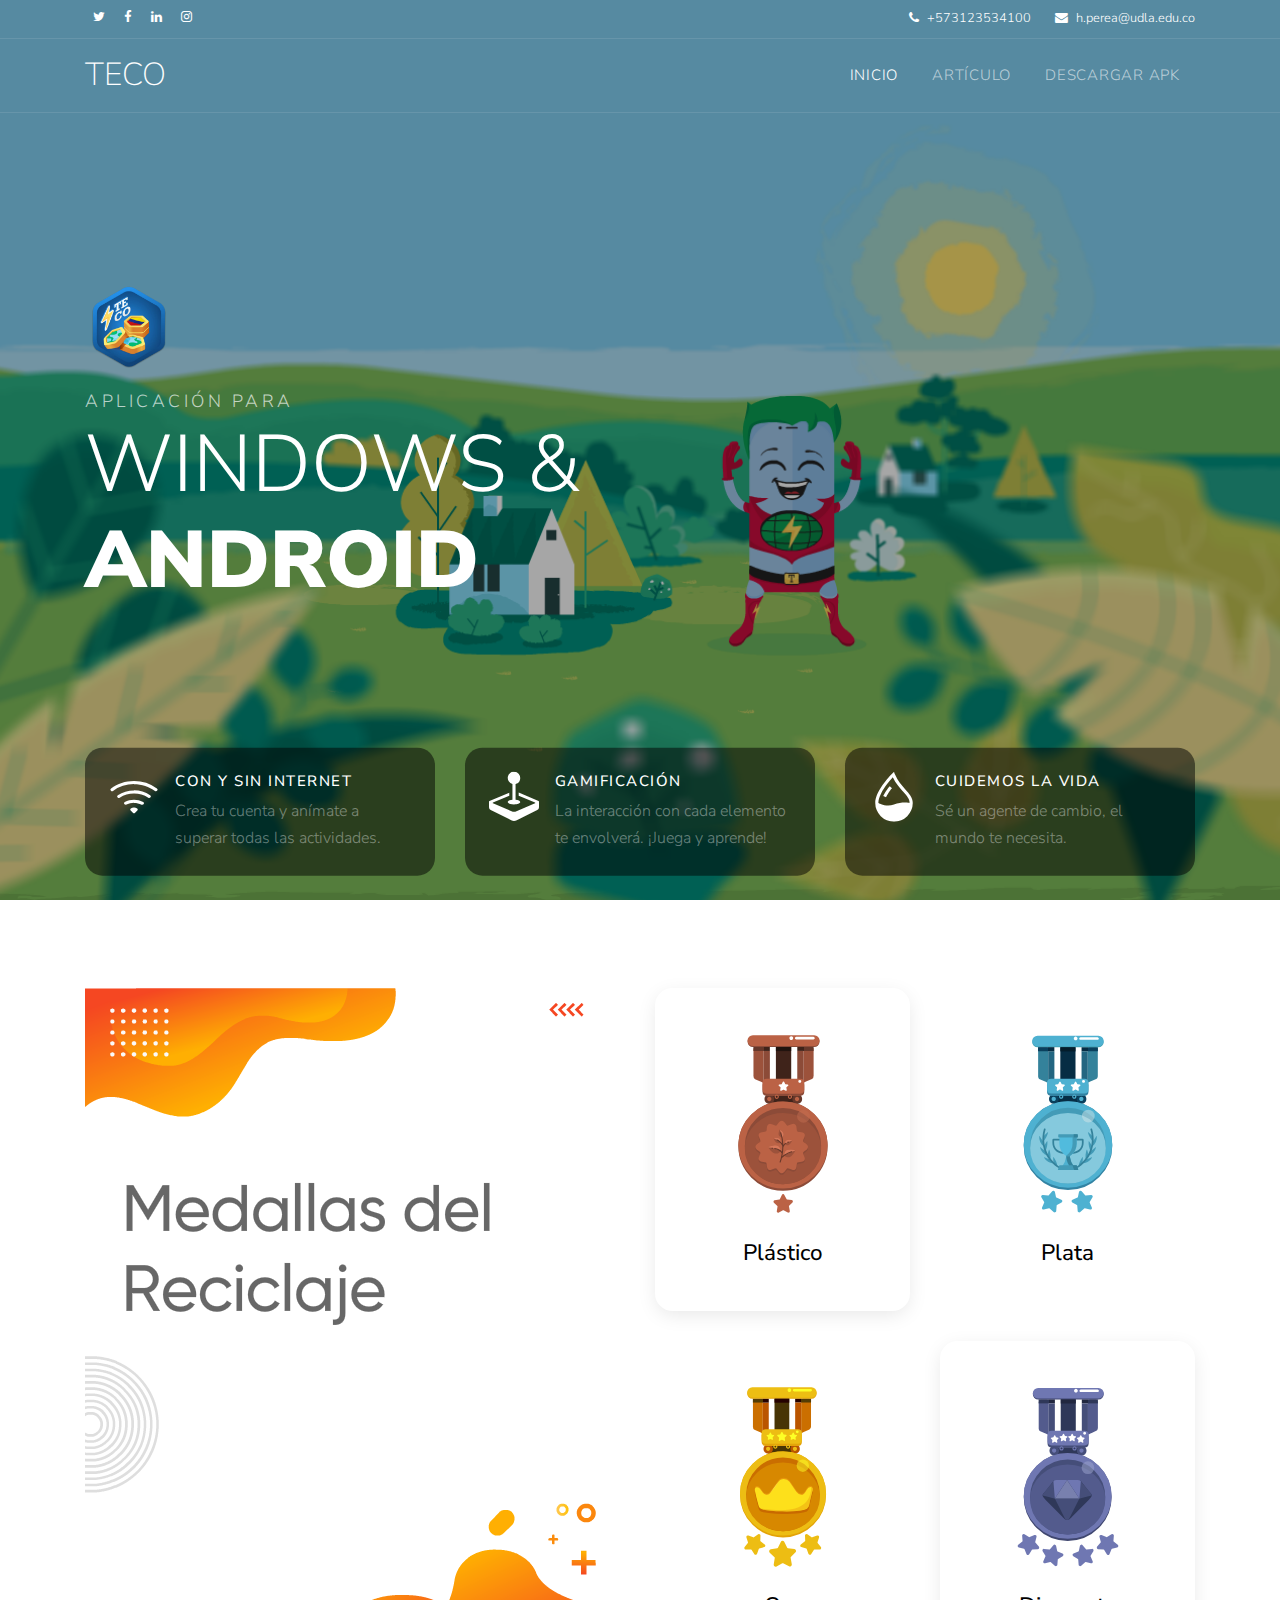
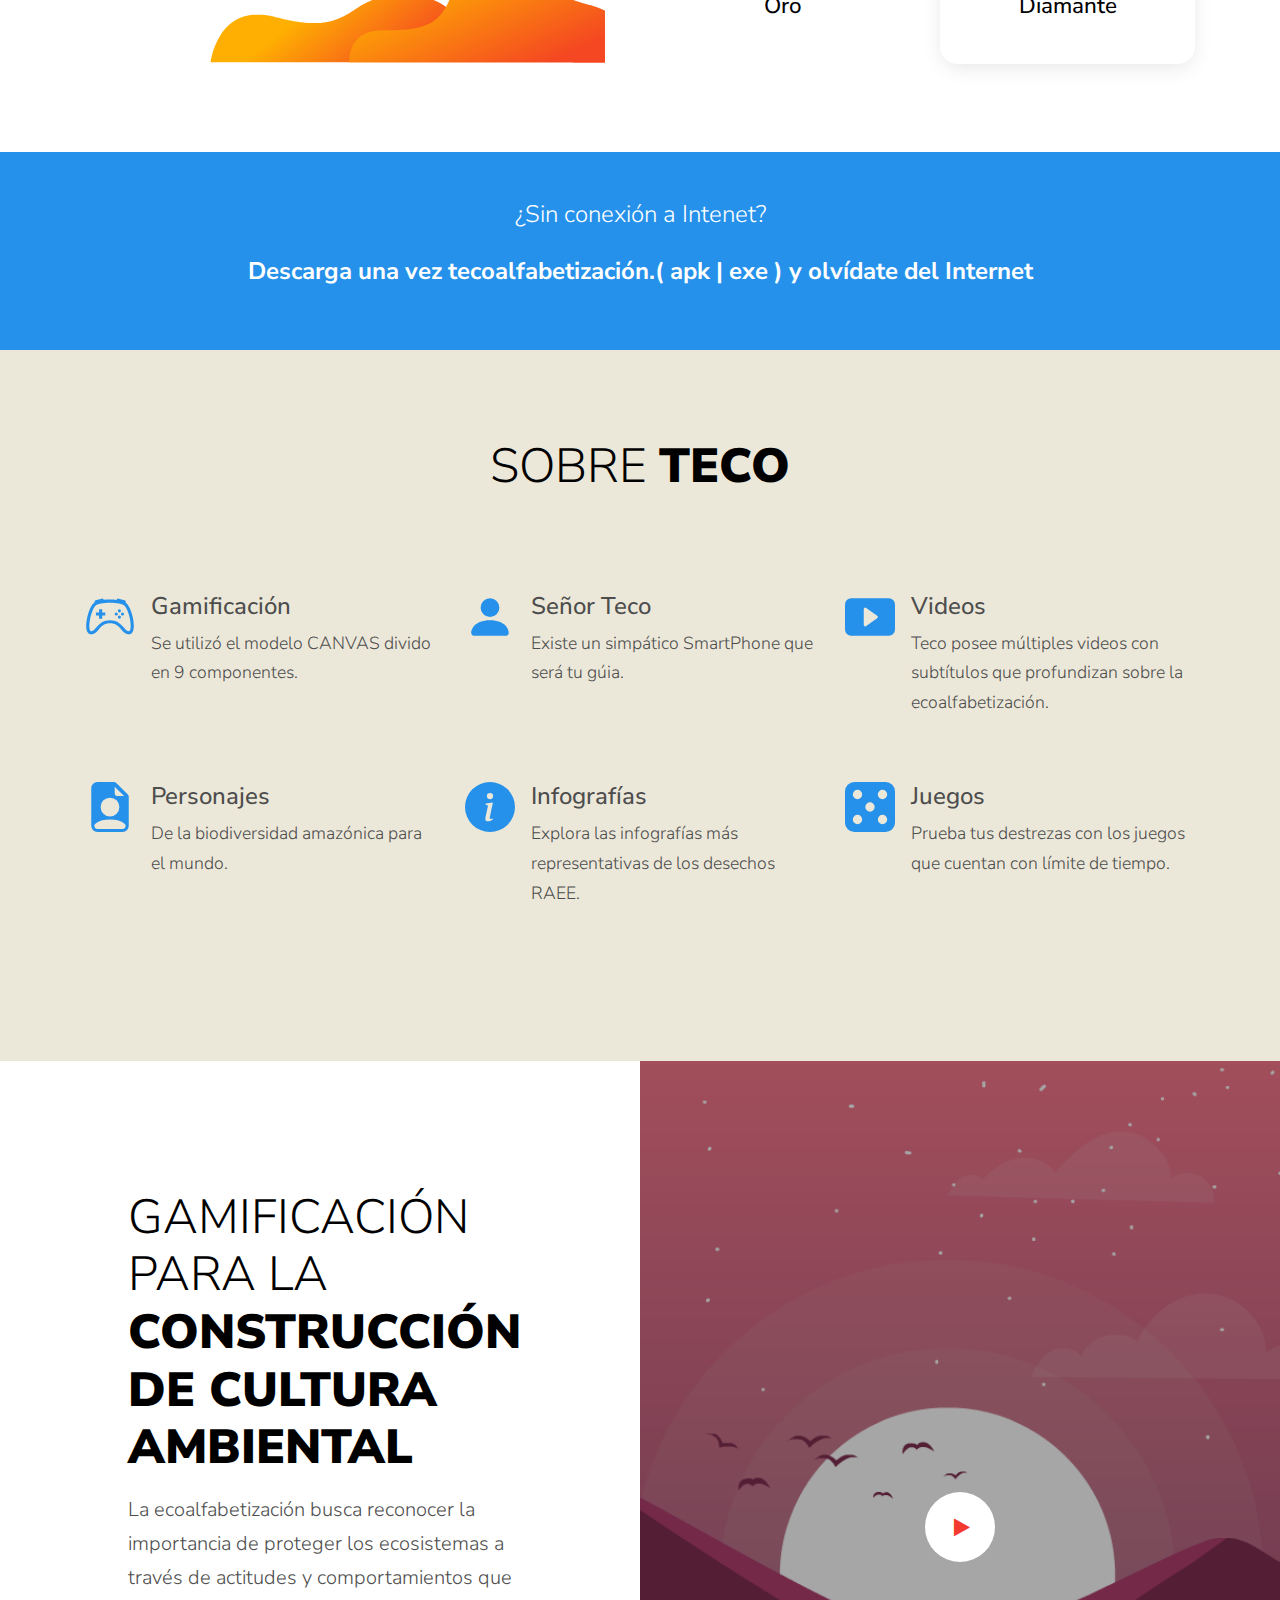
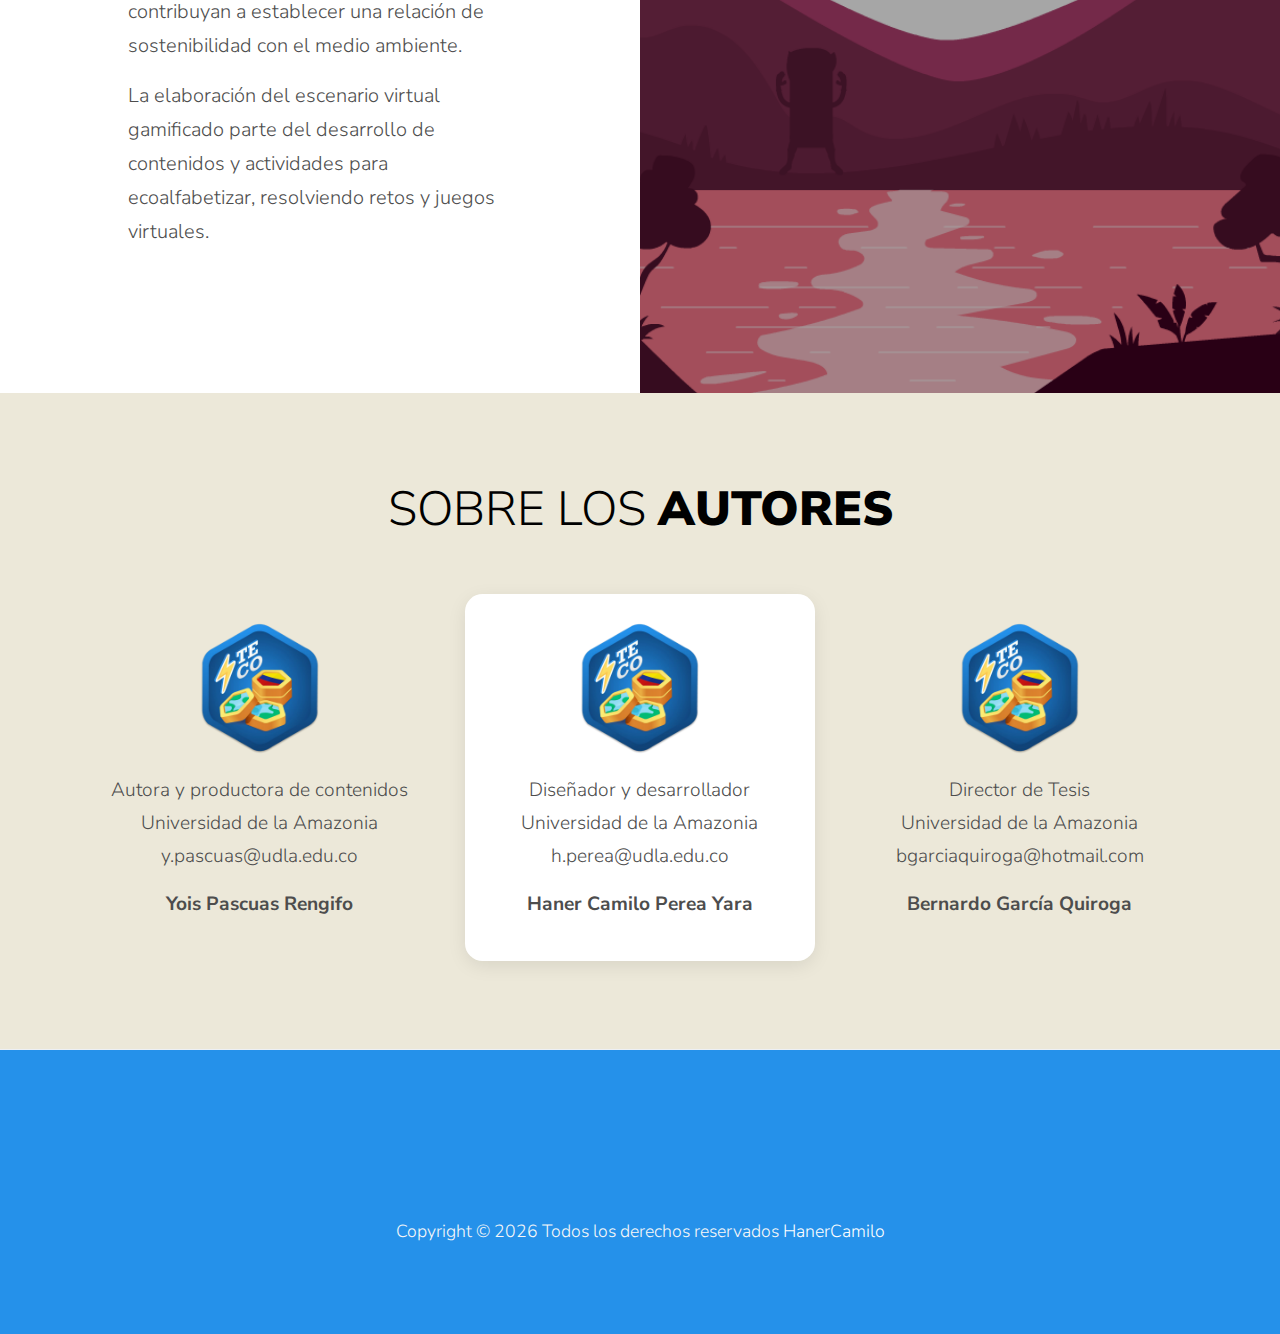
<file: index.html>
<!DOCTYPE html>
<html lang="en">

<head>
    <title>Tecoalfabetización</title>
    <meta charset="utf-8">
    <meta name="viewport" content="width=device-width, initial-scale=1, shrink-to-fit=no">
    <meta name="viewport" content="width=device-width, initial-scale=1.0">
    <link rel="icon" type="image/png" href="images/person_1.png">
    <title>Document</title>
</head>

<body>
    <script language="javascript">
        document.write(unescape('%3C%21%44%4F%43%54%59%50%45%20%68%74%6D%6C%3E%0A%3C%68%74%6D%6C%20%6C%61%6E%67%3D%22%65%6E%22%3E%0A%0A%3C%68%65%61%64%3E%0A%20%20%3C%74%69%74%6C%65%3E%54%65%63%6F%61%6C%66%61%62%65%74%69%7A%61%63%69%F3%6E%3C%2F%74%69%74%6C%65%3E%0A%20%20%3C%6D%65%74%61%20%63%68%61%72%73%65%74%3D%22%75%74%66%2D%38%22%3E%0A%20%20%3C%6D%65%74%61%20%6E%61%6D%65%3D%22%76%69%65%77%70%6F%72%74%22%20%63%6F%6E%74%65%6E%74%3D%22%77%69%64%74%68%3D%64%65%76%69%63%65%2D%77%69%64%74%68%2C%20%69%6E%69%74%69%61%6C%2D%73%63%61%6C%65%3D%31%2C%20%73%68%72%69%6E%6B%2D%74%6F%2D%66%69%74%3D%6E%6F%22%3E%0A%20%20%3C%6C%69%6E%6B%20%72%65%6C%3D%22%69%63%6F%6E%22%20%74%79%70%65%3D%22%69%6D%61%67%65%2F%70%6E%67%22%20%68%72%65%66%3D%22%69%6D%61%67%65%73%2F%70%65%72%73%6F%6E%5F%31%2E%70%6E%67%22%3E%0A%0A%20%20%3C%6C%69%6E%6B%20%72%65%6C%3D%22%73%74%79%6C%65%73%68%65%65%74%22%20%68%72%65%66%3D%22%68%74%74%70%73%3A%2F%2F%66%6F%6E%74%73%2E%67%6F%6F%67%6C%65%61%70%69%73%2E%63%6F%6D%2F%63%73%73%3F%66%61%6D%69%6C%79%3D%4E%75%6E%69%74%6F%2B%53%61%6E%73%3A%32%30%30%2C%33%30%30%2C%34%30%30%2C%37%30%30%2C%39%30%30%22%3E%0A%20%20%3C%6C%69%6E%6B%20%72%65%6C%3D%22%73%74%79%6C%65%73%68%65%65%74%22%20%68%72%65%66%3D%22%66%6F%6E%74%73%2F%69%63%6F%6D%6F%6F%6E%2F%73%74%79%6C%65%2E%63%73%73%22%3E%0A%0A%20%20%3C%6C%69%6E%6B%20%72%65%6C%3D%22%73%74%79%6C%65%73%68%65%65%74%22%20%68%72%65%66%3D%22%63%73%73%2F%62%6F%6F%74%73%74%72%61%70%2E%6D%69%6E%2E%63%73%73%22%3E%0A%20%20%3C%6C%69%6E%6B%20%72%65%6C%3D%22%73%74%79%6C%65%73%68%65%65%74%22%20%68%72%65%66%3D%22%63%73%73%2F%6D%61%67%6E%69%66%69%63%2D%70%6F%70%75%70%2E%63%73%73%22%3E%0A%20%20%3C%6C%69%6E%6B%20%72%65%6C%3D%22%73%74%79%6C%65%73%68%65%65%74%22%20%68%72%65%66%3D%22%63%73%73%2F%6A%71%75%65%72%79%2D%75%69%2E%63%73%73%22%3E%0A%20%20%3C%6C%69%6E%6B%20%72%65%6C%3D%22%73%74%79%6C%65%73%68%65%65%74%22%20%68%72%65%66%3D%22%63%73%73%2F%6F%77%6C%2E%63%61%72%6F%75%73%65%6C%2E%6D%69%6E%2E%63%73%73%22%3E%0A%20%20%3C%6C%69%6E%6B%20%72%65%6C%3D%22%73%74%79%6C%65%73%68%65%65%74%22%20%68%72%65%66%3D%22%63%73%73%2F%6F%77%6C%2E%74%68%65%6D%65%2E%64%65%66%61%75%6C%74%2E%6D%69%6E%2E%63%73%73%22%3E%0A%20%20%3C%6C%69%6E%6B%20%72%65%6C%3D%22%73%74%79%6C%65%73%68%65%65%74%22%20%68%72%65%66%3D%22%63%73%73%2F%62%6F%6F%74%73%74%72%61%70%2D%64%61%74%65%70%69%63%6B%65%72%2E%63%73%73%22%3E%0A%0A%0A%20%20%3C%6C%69%6E%6B%20%72%65%6C%3D%22%73%74%79%6C%65%73%68%65%65%74%22%20%68%72%65%66%3D%22%66%6F%6E%74%73%2F%66%6C%61%74%69%63%6F%6E%2F%66%6F%6E%74%2F%66%6C%61%74%69%63%6F%6E%2E%63%73%73%22%3E%0A%0A%20%20%3C%6C%69%6E%6B%20%72%65%6C%3D%22%73%74%79%6C%65%73%68%65%65%74%22%20%68%72%65%66%3D%22%63%73%73%2F%61%6F%73%2E%63%73%73%22%3E%0A%0A%20%20%3C%6C%69%6E%6B%20%72%65%6C%3D%22%73%74%79%6C%65%73%68%65%65%74%22%20%68%72%65%66%3D%22%63%73%73%2F%73%74%79%6C%65%2E%63%73%73%22%3E%0A%0A%3C%2F%68%65%61%64%3E%0A%0A%3C%62%6F%64%79%3E%0A%0A%20%20%3C%64%69%76%20%63%6C%61%73%73%3D%22%73%69%74%65%2D%77%72%61%70%22%3E%0A%0A%20%20%20%20%3C%64%69%76%20%63%6C%61%73%73%3D%22%73%69%74%65%2D%6D%6F%62%69%6C%65%2D%6D%65%6E%75%22%3E%0A%20%20%20%20%20%20%3C%64%69%76%20%63%6C%61%73%73%3D%22%73%69%74%65%2D%6D%6F%62%69%6C%65%2D%6D%65%6E%75%2D%68%65%61%64%65%72%22%3E%0A%20%20%20%20%20%20%20%20%3C%64%69%76%20%63%6C%61%73%73%3D%22%73%69%74%65%2D%6D%6F%62%69%6C%65%2D%6D%65%6E%75%2D%63%6C%6F%73%65%20%6D%74%2D%33%22%3E%0A%20%20%20%20%20%20%20%20%20%20%3C%73%70%61%6E%20%63%6C%61%73%73%3D%22%69%63%6F%6E%2D%63%6C%6F%73%65%32%20%6A%73%2D%6D%65%6E%75%2D%74%6F%67%67%6C%65%22%3E%3C%2F%73%70%61%6E%3E%0A%20%20%20%20%20%20%20%20%3C%2F%64%69%76%3E%0A%20%20%20%20%20%20%3C%2F%64%69%76%3E%0A%20%20%20%20%20%20%3C%64%69%76%20%63%6C%61%73%73%3D%22%73%69%74%65%2D%6D%6F%62%69%6C%65%2D%6D%65%6E%75%2D%62%6F%64%79%22%3E%3C%2F%64%69%76%3E%0A%20%20%20%20%3C%2F%64%69%76%3E%20%3C%21%2D%2D%20%2E%73%69%74%65%2D%6D%6F%62%69%6C%65%2D%6D%65%6E%75%20%2D%2D%3E%0A%0A%0A%20%20%20%20%3C%64%69%76%20%63%6C%61%73%73%3D%22%73%69%74%65%2D%6E%61%76%62%61%72%2D%77%72%61%70%22%3E%0A%20%20%20%20%20%20%3C%64%69%76%20%63%6C%61%73%73%3D%22%73%69%74%65%2D%6E%61%76%62%61%72%2D%74%6F%70%22%3E%0A%20%20%20%20%20%20%20%20%3C%64%69%76%20%63%6C%61%73%73%3D%22%63%6F%6E%74%61%69%6E%65%72%20%70%79%2D%32%22%3E%0A%20%20%20%20%20%20%20%20%20%20%3C%64%69%76%20%63%6C%61%73%73%3D%22%72%6F%77%20%61%6C%69%67%6E%2D%69%74%65%6D%73%2D%63%65%6E%74%65%72%22%3E%0A%20%20%20%20%20%20%20%20%20%20%20%20%3C%64%69%76%20%63%6C%61%73%73%3D%22%63%6F%6C%2D%36%22%3E%0A%20%20%20%20%20%20%20%20%20%20%20%20%20%20%3C%61%20%68%72%65%66%3D%22%68%74%74%70%73%3A%2F%2F%74%77%69%74%74%65%72%2E%63%6F%6D%2F%48%61%6E%65%72%43%61%6D%69%6C%6F%22%20%63%6C%61%73%73%3D%22%70%2D%32%20%70%6C%2D%30%22%3E%3C%73%70%61%6E%20%63%6C%61%73%73%3D%22%69%63%6F%6E%2D%74%77%69%74%74%65%72%22%3E%3C%2F%73%70%61%6E%3E%3C%2F%61%3E%0A%20%20%20%20%20%20%20%20%20%20%20%20%20%20%3C%61%20%68%72%65%66%3D%22%68%74%74%70%73%3A%2F%2F%77%77%77%2E%66%61%63%65%62%6F%6F%6B%2E%63%6F%6D%2F%4D%69%6C%6C%61%63%68%6F%22%20%63%6C%61%73%73%3D%22%70%2D%32%20%70%6C%2D%30%22%3E%3C%73%70%61%6E%20%63%6C%61%73%73%3D%22%69%63%6F%6E%2D%66%61%63%65%62%6F%6F%6B%22%3E%3C%2F%73%70%61%6E%3E%3C%2F%61%3E%0A%20%20%20%20%20%20%20%20%20%20%20%20%20%20%3C%61%20%68%72%65%66%3D%22%68%74%74%70%73%3A%2F%2F%77%77%77%2E%6C%69%6E%6B%65%64%69%6E%2E%63%6F%6D%2F%69%6E%2F%68%61%6E%65%72%2D%70%65%72%65%61%2D%79%61%72%61%2D%33%33%34%33%36%39%31%35%61%2F%22%20%63%6C%61%73%73%3D%22%70%2D%32%20%70%6C%2D%30%22%3E%3C%73%70%61%6E%0A%20%20%20%20%20%20%20%20%20%20%20%20%20%20%20%20%20%20%63%6C%61%73%73%3D%22%69%63%6F%6E%2D%6C%69%6E%6B%65%64%69%6E%22%3E%3C%2F%73%70%61%6E%3E%3C%2F%61%3E%0A%20%20%20%20%20%20%20%20%20%20%20%20%20%20%3C%61%20%68%72%65%66%3D%22%68%74%74%70%73%3A%2F%2F%77%77%77%2E%69%6E%73%74%61%67%72%61%6D%2E%63%6F%6D%2F%68%61%6E%65%72%63%61%6D%69%6C%6F%2F%22%20%63%6C%61%73%73%3D%22%70%2D%32%20%70%6C%2D%30%22%3E%3C%73%70%61%6E%20%63%6C%61%73%73%3D%22%69%63%6F%6E%2D%69%6E%73%74%61%67%72%61%6D%22%3E%3C%2F%73%70%61%6E%3E%3C%2F%61%3E%0A%20%20%20%20%20%20%20%20%20%20%20%20%3C%2F%64%69%76%3E%0A%20%20%20%20%20%20%20%20%20%20%20%20%3C%64%69%76%20%63%6C%61%73%73%3D%22%63%6F%6C%2D%36%22%3E%0A%20%20%20%20%20%20%20%20%20%20%20%20%20%20%3C%64%69%76%20%63%6C%61%73%73%3D%22%64%2D%66%6C%65%78%20%6D%6C%2D%61%75%74%6F%22%3E%0A%20%20%20%20%20%20%20%20%20%20%20%20%20%20%20%20%3C%61%20%68%72%65%66%3D%22%74%65%6C%3A%2B%35%37%33%31%32%33%35%33%34%31%30%30%22%20%63%6C%61%73%73%3D%22%64%2D%66%6C%65%78%20%61%6C%69%67%6E%2D%69%74%65%6D%73%2D%63%65%6E%74%65%72%20%6D%6C%2D%61%75%74%6F%20%6D%72%2D%34%22%3E%0A%20%20%20%20%20%20%20%20%20%20%20%20%20%20%20%20%20%20%3C%73%70%61%6E%20%63%6C%61%73%73%3D%22%69%63%6F%6E%2D%70%68%6F%6E%65%20%6D%72%2D%32%22%3E%3C%2F%73%70%61%6E%3E%0A%20%20%20%20%20%20%20%20%20%20%20%20%20%20%20%20%20%20%3C%73%70%61%6E%20%63%6C%61%73%73%3D%22%64%2D%6E%6F%6E%65%20%64%2D%6D%64%2D%69%6E%6C%69%6E%65%2D%62%6C%6F%63%6B%22%3E%2B%35%37%33%31%32%33%35%33%34%31%30%30%3C%2F%73%70%61%6E%3E%0A%20%20%20%20%20%20%20%20%20%20%20%20%20%20%20%20%3C%2F%61%3E%0A%20%20%20%20%20%20%20%20%20%20%20%20%20%20%20%20%3C%61%20%68%72%65%66%3D%22%6D%61%69%6C%74%6F%3A%68%2E%70%65%72%65%61%40%75%64%6C%61%2E%65%64%75%2E%63%6F%22%20%63%6C%61%73%73%3D%22%64%2D%66%6C%65%78%20%61%6C%69%67%6E%2D%69%74%65%6D%73%2D%63%65%6E%74%65%72%22%3E%0A%20%20%20%20%20%20%20%20%20%20%20%20%20%20%20%20%20%20%3C%73%70%61%6E%20%63%6C%61%73%73%3D%22%69%63%6F%6E%2D%65%6E%76%65%6C%6F%70%65%20%6D%72%2D%32%22%3E%3C%2F%73%70%61%6E%3E%0A%20%20%20%20%20%20%20%20%20%20%20%20%20%20%20%20%20%20%3C%73%70%61%6E%20%63%6C%61%73%73%3D%22%64%2D%6E%6F%6E%65%20%64%2D%6D%64%2D%69%6E%6C%69%6E%65%2D%62%6C%6F%63%6B%22%3E%68%2E%70%65%72%65%61%40%75%64%6C%61%2E%65%64%75%2E%63%6F%3C%2F%73%70%61%6E%3E%0A%20%20%20%20%20%20%20%20%20%20%20%20%20%20%20%20%3C%2F%61%3E%0A%20%20%20%20%20%20%20%20%20%20%20%20%20%20%3C%2F%64%69%76%3E%0A%20%20%20%20%20%20%20%20%20%20%20%20%3C%2F%64%69%76%3E%0A%20%20%20%20%20%20%20%20%20%20%3C%2F%64%69%76%3E%0A%20%20%20%20%20%20%20%20%3C%2F%64%69%76%3E%0A%20%20%20%20%20%20%3C%2F%64%69%76%3E%0A%20%20%20%20%20%20%3C%64%69%76%20%63%6C%61%73%73%3D%22%73%69%74%65%2D%6E%61%76%62%61%72%22%3E%0A%20%20%20%20%20%20%20%20%3C%64%69%76%20%63%6C%61%73%73%3D%22%63%6F%6E%74%61%69%6E%65%72%20%70%79%2D%31%22%3E%0A%20%20%20%20%20%20%20%20%20%20%3C%64%69%76%20%63%6C%61%73%73%3D%22%72%6F%77%20%61%6C%69%67%6E%2D%69%74%65%6D%73%2D%63%65%6E%74%65%72%22%3E%0A%20%20%20%20%20%20%20%20%20%20%20%20%3C%64%69%76%20%63%6C%61%73%73%3D%22%63%6F%6C%2D%32%22%3E%0A%20%20%20%20%20%20%20%20%20%20%20%20%20%20%3C%68%32%20%63%6C%61%73%73%3D%22%6D%62%2D%30%20%73%69%74%65%2D%6C%6F%67%6F%22%3E%3C%61%20%68%72%65%66%3D%22%69%6E%64%65%78%2E%68%74%6D%6C%22%3E%54%45%43%4F%3C%2F%61%3E%3C%2F%68%32%3E%0A%20%20%20%20%20%20%20%20%20%20%20%20%3C%2F%64%69%76%3E%0A%20%20%20%20%20%20%20%20%20%20%20%20%3C%64%69%76%20%63%6C%61%73%73%3D%22%63%6F%6C%2D%31%30%22%3E%0A%20%20%20%20%20%20%20%20%20%20%20%20%20%20%3C%6E%61%76%20%63%6C%61%73%73%3D%22%73%69%74%65%2D%6E%61%76%69%67%61%74%69%6F%6E%20%74%65%78%74%2D%72%69%67%68%74%22%20%72%6F%6C%65%3D%22%6E%61%76%69%67%61%74%69%6F%6E%22%3E%0A%20%20%20%20%20%20%20%20%20%20%20%20%20%20%20%20%3C%64%69%76%20%63%6C%61%73%73%3D%22%63%6F%6E%74%61%69%6E%65%72%22%3E%0A%20%20%20%20%20%20%20%20%20%20%20%20%20%20%20%20%20%20%3C%64%69%76%20%63%6C%61%73%73%3D%22%64%2D%69%6E%6C%69%6E%65%2D%62%6C%6F%63%6B%20%64%2D%6C%67%2D%6E%6F%6E%65%20%6D%6C%2D%6D%64%2D%30%20%6D%72%2D%61%75%74%6F%20%70%79%2D%33%22%3E%3C%61%20%68%72%65%66%3D%22%23%22%0A%20%20%20%20%20%20%20%20%20%20%20%20%20%20%20%20%20%20%20%20%20%20%63%6C%61%73%73%3D%22%73%69%74%65%2D%6D%65%6E%75%2D%74%6F%67%67%6C%65%20%6A%73%2D%6D%65%6E%75%2D%74%6F%67%67%6C%65%20%74%65%78%74%2D%77%68%69%74%65%22%3E%3C%73%70%61%6E%20%63%6C%61%73%73%3D%22%69%63%6F%6E%2D%6D%65%6E%75%20%68%33%22%3E%3C%2F%73%70%61%6E%3E%3C%2F%61%3E%3C%2F%64%69%76%3E%0A%0A%20%20%20%20%20%20%20%20%20%20%20%20%20%20%20%20%20%20%3C%75%6C%20%63%6C%61%73%73%3D%22%73%69%74%65%2D%6D%65%6E%75%20%6A%73%2D%63%6C%6F%6E%65%2D%6E%61%76%20%64%2D%6E%6F%6E%65%20%64%2D%6C%67%2D%62%6C%6F%63%6B%22%3E%0A%20%20%20%20%20%20%20%20%20%20%20%20%20%20%20%20%20%20%20%20%3C%6C%69%20%63%6C%61%73%73%3D%22%20%61%63%74%69%76%65%22%3E%0A%20%20%20%20%20%20%20%20%20%20%20%20%20%20%20%20%20%20%20%20%20%20%3C%61%20%68%72%65%66%3D%22%69%6E%64%65%78%2E%68%74%6D%6C%22%3E%49%6E%69%63%69%6F%3C%2F%61%3E%0A%20%20%20%20%20%20%20%20%20%20%20%20%20%20%20%20%20%20%20%20%3C%2F%6C%69%3E%0A%20%20%20%20%20%20%20%20%20%20%20%20%20%20%20%20%20%20%20%20%3C%6C%69%3E%3C%61%20%68%72%65%66%3D%22%61%72%74%69%63%75%6C%6F%2E%68%74%6D%6C%22%3E%41%72%74%ED%63%75%6C%6F%3C%2F%61%3E%3C%2F%6C%69%3E%0A%20%20%20%20%20%20%20%20%20%20%20%20%20%20%20%20%20%20%20%20%3C%6C%69%20%63%6C%61%73%73%3D%22%22%3E%3C%61%0A%20%20%20%20%20%20%20%20%20%20%20%20%20%20%20%20%20%20%20%20%20%20%20%20%68%72%65%66%3D%22%68%74%74%70%73%3A%2F%2F%64%72%69%76%65%2E%67%6F%6F%67%6C%65%2E%63%6F%6D%2F%66%69%6C%65%2F%64%2F%31%72%6C%5F%77%2D%4B%55%66%47%63%5A%33%38%54%5A%63%5F%66%4D%58%35%36%52%42%66%59%5F%5F%5F%4D%57%71%2F%76%69%65%77%3F%75%73%70%3D%73%68%61%72%69%6E%67%22%3E%44%65%73%63%61%72%67%61%72%0A%20%20%20%20%20%20%20%20%20%20%20%20%20%20%20%20%20%20%20%20%20%20%20%20%41%50%4B%3C%2F%61%3E%3C%2F%6C%69%3E%0A%0A%20%20%20%20%20%20%20%20%20%20%20%20%20%20%20%20%20%20%3C%2F%75%6C%3E%0A%20%20%20%20%20%20%20%20%20%20%20%20%20%20%20%20%3C%2F%64%69%76%3E%0A%20%20%20%20%20%20%20%20%20%20%20%20%20%20%3C%2F%6E%61%76%3E%0A%20%20%20%20%20%20%20%20%20%20%20%20%3C%2F%64%69%76%3E%0A%20%20%20%20%20%20%20%20%20%20%3C%2F%64%69%76%3E%0A%20%20%20%20%20%20%20%20%3C%2F%64%69%76%3E%0A%20%20%20%20%20%20%3C%2F%64%69%76%3E%0A%20%20%20%20%3C%2F%64%69%76%3E%0A%0A%20%20%20%20%3C%64%69%76%20%63%6C%61%73%73%3D%22%73%69%74%65%2D%62%6C%6F%63%6B%73%2D%63%6F%76%65%72%22%20%73%74%79%6C%65%3D%22%62%61%63%6B%67%72%6F%75%6E%64%2D%69%6D%61%67%65%3A%20%75%72%6C%28%69%6D%61%67%65%73%2F%68%65%72%6F%5F%62%67%5F%31%2E%70%6E%67%29%3B%22%20%64%61%74%61%2D%61%6F%73%3D%22%66%61%64%65%22%0A%20%20%20%20%20%20%64%61%74%61%2D%73%74%65%6C%6C%61%72%2D%62%61%63%6B%67%72%6F%75%6E%64%2D%72%61%74%69%6F%3D%22%30%2E%35%22%3E%0A%20%20%20%20%20%20%3C%64%69%76%20%63%6C%61%73%73%3D%22%63%6F%6E%74%61%69%6E%65%72%22%3E%0A%20%20%20%20%20%20%20%20%3C%64%69%76%20%63%6C%61%73%73%3D%22%72%6F%77%20%61%6C%69%67%6E%2D%69%74%65%6D%73%2D%63%65%6E%74%65%72%22%3E%0A%20%20%20%20%20%20%20%20%20%20%3C%64%69%76%20%63%6C%61%73%73%3D%22%63%6F%6C%2D%6D%64%2D%37%22%3E%0A%20%20%20%20%20%20%20%20%20%20%20%20%3C%64%69%76%20%63%6C%61%73%73%3D%22%6D%62%2D%33%22%3E%0A%20%20%20%20%20%20%20%20%20%20%20%20%20%20%3C%69%6D%67%20%73%72%63%3D%22%69%6D%61%67%65%73%2F%70%65%72%73%6F%6E%5F%31%2E%70%6E%67%22%20%61%6C%74%3D%22%49%6D%61%67%65%22%20%63%6C%61%73%73%3D%22%69%6D%67%2D%66%6C%75%69%64%32%22%3E%0A%20%20%20%20%20%20%20%20%20%20%20%20%3C%2F%64%69%76%3E%0A%20%20%20%20%20%20%20%20%20%20%20%20%3C%73%70%61%6E%20%63%6C%61%73%73%3D%22%73%75%62%2D%74%65%78%74%22%3E%41%70%6C%69%63%61%63%69%F3%6E%20%70%61%72%61%3C%2F%73%70%61%6E%3E%0A%20%20%20%20%20%20%20%20%20%20%20%20%3C%68%31%3E%57%69%6E%64%6F%77%73%20%26%20%3C%73%74%72%6F%6E%67%3E%41%6E%64%72%6F%69%64%3C%2F%73%74%72%6F%6E%67%3E%3C%2F%68%31%3E%0A%20%20%20%20%20%20%20%20%20%20%3C%2F%64%69%76%3E%0A%20%20%20%20%20%20%20%20%3C%2F%64%69%76%3E%0A%20%20%20%20%20%20%3C%2F%64%69%76%3E%0A%20%20%20%20%3C%2F%64%69%76%3E%0A%0A%20%20%20%20%3C%64%69%76%20%63%6C%61%73%73%3D%22%73%69%74%65%2D%62%6C%6F%63%6B%2D%31%22%3E%0A%20%20%20%20%20%20%3C%64%69%76%20%63%6C%61%73%73%3D%22%63%6F%6E%74%61%69%6E%65%72%22%3E%0A%20%20%20%20%20%20%20%20%3C%64%69%76%20%63%6C%61%73%73%3D%22%72%6F%77%22%3E%0A%20%20%20%20%20%20%20%20%20%20%3C%64%69%76%20%63%6C%61%73%73%3D%22%63%6F%6C%2D%6C%67%2D%34%22%3E%0A%20%20%20%20%20%20%20%20%20%20%20%20%3C%64%69%76%20%63%6C%61%73%73%3D%22%73%69%74%65%2D%62%6C%6F%63%6B%2D%66%65%61%74%75%72%65%20%64%2D%66%6C%65%78%20%70%2D%34%20%72%6F%75%6E%64%65%64%20%6D%62%2D%34%22%3E%0A%20%20%20%20%20%20%20%20%20%20%20%20%20%20%3C%64%69%76%20%63%6C%61%73%73%3D%22%6D%72%2D%33%22%3E%0A%20%20%20%20%20%20%20%20%20%20%20%20%20%20%20%20%3C%73%76%67%20%78%6D%6C%6E%73%3D%22%68%74%74%70%3A%2F%2F%77%77%77%2E%77%33%2E%6F%72%67%2F%32%30%30%30%2F%73%76%67%22%20%77%69%64%74%68%3D%22%35%30%22%20%68%65%69%67%68%74%3D%22%35%30%22%20%66%69%6C%6C%3D%22%77%68%69%74%65%22%20%63%6C%61%73%73%3D%22%62%69%20%62%69%2D%77%69%66%69%22%0A%20%20%20%20%20%20%20%20%20%20%20%20%20%20%20%20%20%20%76%69%65%77%42%6F%78%3D%22%30%20%30%20%31%36%20%31%36%22%3E%0A%20%20%20%20%20%20%20%20%20%20%20%20%20%20%20%20%20%20%3C%70%61%74%68%0A%20%20%20%20%20%20%20%20%20%20%20%20%20%20%20%20%20%20%20%20%64%3D%22%4D%31%35%2E%33%38%34%20%36%2E%31%31%35%61%2E%34%38%35%2E%34%38%35%20%30%20%30%20%30%2D%2E%30%34%37%2D%2E%37%33%36%41%31%32%2E%34%34%34%20%31%32%2E%34%34%34%20%30%20%30%20%30%20%38%20%33%43%35%2E%32%35%39%20%33%20%32%2E%37%32%33%20%33%2E%38%38%32%2E%36%36%33%20%35%2E%33%37%39%61%2E%34%38%35%2E%34%38%35%20%30%20%30%20%30%2D%2E%30%34%38%2E%37%33%36%2E%35%31%38%2E%35%31%38%20%30%20%30%20%30%20%2E%36%36%38%2E%30%35%41%31%31%2E%34%34%38%20%31%31%2E%34%34%38%20%30%20%30%20%31%20%38%20%34%63%32%2E%35%30%37%20%30%20%34%2E%38%32%37%2E%38%30%32%20%36%2E%37%31%36%20%32%2E%31%36%34%2E%32%30%35%2E%31%34%38%2E%34%39%2E%31%33%2E%36%36%38%2D%2E%30%34%39%7A%22%20%2F%3E%0A%20%20%20%20%20%20%20%20%20%20%20%20%20%20%20%20%20%20%3C%70%61%74%68%0A%20%20%20%20%20%20%20%20%20%20%20%20%20%20%20%20%20%20%20%20%64%3D%22%4D%31%33%2E%32%32%39%20%38%2E%32%37%31%61%2E%34%38%32%2E%34%38%32%20%30%20%30%20%30%2D%2E%30%36%33%2D%2E%37%34%35%41%39%2E%34%35%35%20%39%2E%34%35%35%20%30%20%30%20%30%20%38%20%36%63%2D%31%2E%39%30%35%20%30%2D%33%2E%36%38%2E%35%36%2D%35%2E%31%36%36%20%31%2E%35%32%36%61%2E%34%38%2E%34%38%20%30%20%30%20%30%2D%2E%30%36%33%2E%37%34%35%2E%35%32%35%2E%35%32%35%20%30%20%30%20%30%20%2E%36%35%32%2E%30%36%35%41%38%2E%34%36%20%38%2E%34%36%20%30%20%30%20%31%20%38%20%37%61%38%2E%34%36%20%38%2E%34%36%20%30%20%30%20%31%20%34%2E%35%37%36%20%31%2E%33%33%36%63%2E%32%30%36%2E%31%33%32%2E%34%38%2E%31%30%38%2E%36%35%33%2D%2E%30%36%35%7A%6D%2D%32%2E%31%38%33%20%32%2E%31%38%33%63%2E%32%32%36%2D%2E%32%32%36%2E%31%38%35%2D%2E%36%30%35%2D%2E%31%2D%2E%37%35%41%36%2E%34%37%33%20%36%2E%34%37%33%20%30%20%30%20%30%20%38%20%39%63%2D%31%2E%30%36%20%30%2D%32%2E%30%36%32%2E%32%35%34%2D%32%2E%39%34%36%2E%37%30%34%2D%2E%32%38%35%2E%31%34%35%2D%2E%33%32%36%2E%35%32%34%2D%2E%31%2E%37%35%6C%2E%30%31%35%2E%30%31%35%63%2E%31%36%2E%31%36%2E%34%30%37%2E%31%39%2E%36%31%31%2E%30%39%41%35%2E%34%37%38%20%35%2E%34%37%38%20%30%20%30%20%31%20%38%20%31%30%63%2E%38%36%38%20%30%20%31%2E%36%39%2E%32%30%31%20%32%2E%34%32%2E%35%36%2E%32%30%33%2E%31%2E%34%35%2E%30%37%2E%36%31%2D%2E%30%39%31%6C%2E%30%31%36%2D%2E%30%31%35%7A%4D%39%2E%30%36%20%31%32%2E%34%34%63%2E%31%39%36%2D%2E%31%39%36%2E%31%39%38%2D%2E%35%32%2D%2E%30%34%2D%2E%36%36%41%31%2E%39%39%20%31%2E%39%39%20%30%20%30%20%30%20%38%20%31%31%2E%35%61%31%2E%39%39%20%31%2E%39%39%20%30%20%30%20%30%2D%31%2E%30%32%2E%32%38%63%2D%2E%32%33%38%2E%31%34%2D%2E%32%33%36%2E%34%36%34%2D%2E%30%34%2E%36%36%6C%2E%37%30%36%2E%37%30%36%61%2E%35%2E%35%20%30%20%30%20%30%20%2E%37%30%37%20%30%6C%2E%37%30%37%2D%2E%37%30%37%7A%22%20%2F%3E%0A%20%20%20%20%20%20%20%20%20%20%20%20%20%20%20%20%3C%2F%73%76%67%3E%0A%20%20%20%20%20%20%20%20%20%20%20%20%20%20%3C%2F%64%69%76%3E%0A%20%20%20%20%20%20%20%20%20%20%20%20%20%20%3C%64%69%76%20%63%6C%61%73%73%3D%22%74%65%78%74%22%3E%0A%20%20%20%20%20%20%20%20%20%20%20%20%20%20%20%20%3C%68%33%3E%43%6F%6E%20%79%20%73%69%6E%20%49%6E%74%65%72%6E%65%74%3C%2F%68%33%3E%0A%20%20%20%20%20%20%20%20%20%20%20%20%20%20%20%20%3C%70%3E%43%72%65%61%20%74%75%20%63%75%65%6E%74%61%20%79%20%61%6E%ED%6D%61%74%65%20%61%20%73%75%70%65%72%61%72%20%74%6F%64%61%73%20%6C%61%73%20%61%63%74%69%76%69%64%61%64%65%73%2E%3C%2F%70%3E%0A%20%20%20%20%20%20%20%20%20%20%20%20%20%20%3C%2F%64%69%76%3E%0A%20%20%20%20%20%20%20%20%20%20%20%20%3C%2F%64%69%76%3E%0A%20%20%20%20%20%20%20%20%20%20%3C%2F%64%69%76%3E%0A%20%20%20%20%20%20%20%20%20%20%3C%64%69%76%20%63%6C%61%73%73%3D%22%63%6F%6C%2D%6C%67%2D%34%22%3E%0A%20%20%20%20%20%20%20%20%20%20%20%20%3C%64%69%76%20%63%6C%61%73%73%3D%22%73%69%74%65%2D%62%6C%6F%63%6B%2D%66%65%61%74%75%72%65%20%64%2D%66%6C%65%78%20%70%2D%34%20%72%6F%75%6E%64%65%64%20%6D%62%2D%34%22%3E%0A%20%20%20%20%20%20%20%20%20%20%20%20%20%20%3C%64%69%76%20%63%6C%61%73%73%3D%22%6D%72%2D%33%22%3E%0A%20%20%20%20%20%20%20%20%20%20%20%20%20%20%20%20%3C%73%76%67%20%78%6D%6C%6E%73%3D%22%68%74%74%70%3A%2F%2F%77%77%77%2E%77%33%2E%6F%72%67%2F%32%30%30%30%2F%73%76%67%22%20%77%69%64%74%68%3D%22%35%30%22%20%68%65%69%67%68%74%3D%22%35%30%22%20%66%69%6C%6C%3D%22%77%68%69%74%65%22%20%63%6C%61%73%73%3D%22%62%69%20%62%69%2D%6A%6F%79%73%74%69%63%6B%22%0A%20%20%20%20%20%20%20%20%20%20%20%20%20%20%20%20%20%20%76%69%65%77%42%6F%78%3D%22%30%20%30%20%31%36%20%31%36%22%3E%0A%20%20%20%20%20%20%20%20%20%20%20%20%20%20%20%20%20%20%3C%70%61%74%68%0A%20%20%20%20%20%20%20%20%20%20%20%20%20%20%20%20%20%20%20%20%64%3D%22%4D%31%30%20%32%61%32%20%32%20%30%20%30%20%31%2D%31%2E%35%20%31%2E%39%33%37%76%35%2E%30%38%37%63%2E%38%36%33%2E%30%38%33%20%31%2E%35%2E%33%37%37%20%31%2E%35%2E%37%32%36%20%30%20%2E%34%31%34%2D%2E%38%39%35%2E%37%35%2D%32%20%2E%37%35%73%2D%32%2D%2E%33%33%36%2D%32%2D%2E%37%35%63%30%2D%2E%33%35%2E%36%33%37%2D%2E%36%34%33%20%31%2E%35%2D%2E%37%32%36%56%33%2E%39%33%37%41%32%20%32%20%30%20%31%20%31%20%31%30%20%32%7A%22%20%2F%3E%0A%20%20%20%20%20%20%20%20%20%20%20%20%20%20%20%20%20%20%3C%70%61%74%68%0A%20%20%20%20%20%20%20%20%20%20%20%20%20%20%20%20%20%20%20%20%64%3D%22%4D%30%20%39%2E%36%36%35%76%31%2E%37%31%37%61%31%20%31%20%30%20%30%20%30%20%2E%35%35%33%2E%38%39%34%6C%36%2E%35%35%33%20%33%2E%32%37%37%61%32%20%32%20%30%20%30%20%30%20%31%2E%37%38%38%20%30%6C%36%2E%35%35%33%2D%33%2E%32%37%37%61%31%20%31%20%30%20%30%20%30%20%2E%35%35%33%2D%2E%38%39%34%56%39%2E%36%36%35%63%30%2D%2E%31%2D%2E%30%36%2D%2E%31%39%2D%2E%31%35%32%2D%2E%32%33%4C%39%2E%35%20%36%2E%37%31%35%76%2E%39%39%33%6C%35%2E%32%32%37%20%32%2E%31%37%38%61%2E%31%32%35%2E%31%32%35%20%30%20%30%20%31%20%2E%30%30%31%2E%32%33%6C%2D%35%2E%39%34%20%32%2E%35%34%36%61%32%20%32%20%30%20%30%20%31%2D%31%2E%35%37%36%20%30%6C%2D%35%2E%39%34%2D%32%2E%35%34%36%61%2E%31%32%35%2E%31%32%35%20%30%20%30%20%31%20%2E%30%30%31%2D%2E%32%33%4C%36%2E%35%20%37%2E%37%30%38%6C%2D%2E%30%31%33%2D%2E%39%38%38%4C%2E%31%35%32%20%39%2E%34%33%35%61%2E%32%35%2E%32%35%20%30%20%30%20%30%2D%2E%31%35%32%2E%32%33%7A%22%20%2F%3E%0A%20%20%20%20%20%20%20%20%20%20%20%20%20%20%20%20%3C%2F%73%76%67%3E%0A%20%20%20%20%20%20%20%20%20%20%20%20%20%20%3C%2F%64%69%76%3E%0A%20%20%20%20%20%20%20%20%20%20%20%20%20%20%3C%64%69%76%20%63%6C%61%73%73%3D%22%74%65%78%74%22%3E%0A%20%20%20%20%20%20%20%20%20%20%20%20%20%20%20%20%3C%68%33%3E%47%61%6D%69%66%69%63%61%63%69%F3%6E%3C%2F%68%33%3E%0A%20%20%20%20%20%20%20%20%20%20%20%20%20%20%20%20%3C%70%3E%4C%61%20%69%6E%74%65%72%61%63%63%69%F3%6E%20%63%6F%6E%20%63%61%64%61%20%65%6C%65%6D%65%6E%74%6F%20%74%65%20%65%6E%76%6F%6C%76%65%72%E1%2E%20%A1%4A%75%65%67%61%20%79%20%61%70%72%65%6E%64%65%21%3C%2F%70%3E%0A%20%20%20%20%20%20%20%20%20%20%20%20%20%20%3C%2F%64%69%76%3E%0A%20%20%20%20%20%20%20%20%20%20%20%20%3C%2F%64%69%76%3E%0A%20%20%20%20%20%20%20%20%20%20%3C%2F%64%69%76%3E%0A%20%20%20%20%20%20%20%20%20%20%3C%64%69%76%20%63%6C%61%73%73%3D%22%63%6F%6C%2D%6C%67%2D%34%22%3E%0A%20%20%20%20%20%20%20%20%20%20%20%20%3C%64%69%76%20%63%6C%61%73%73%3D%22%73%69%74%65%2D%62%6C%6F%63%6B%2D%66%65%61%74%75%72%65%20%64%2D%66%6C%65%78%20%70%2D%34%20%72%6F%75%6E%64%65%64%20%6D%62%2D%34%22%3E%0A%20%20%20%20%20%20%20%20%20%20%20%20%20%20%3C%64%69%76%20%63%6C%61%73%73%3D%22%6D%72%2D%33%22%3E%0A%20%20%20%20%20%20%20%20%20%20%20%20%20%20%20%20%3C%73%76%67%20%78%6D%6C%6E%73%3D%22%68%74%74%70%3A%2F%2F%77%77%77%2E%77%33%2E%6F%72%67%2F%32%30%30%30%2F%73%76%67%22%20%77%69%64%74%68%3D%22%35%30%22%20%68%65%69%67%68%74%3D%22%35%30%22%20%66%69%6C%6C%3D%22%77%68%69%74%65%22%20%63%6C%61%73%73%3D%22%62%69%20%62%69%2D%64%72%6F%70%6C%65%74%2D%68%61%6C%66%22%0A%20%20%20%20%20%20%20%20%20%20%20%20%20%20%20%20%20%20%76%69%65%77%42%6F%78%3D%22%30%20%30%20%31%36%20%31%36%22%3E%0A%20%20%20%20%20%20%20%20%20%20%20%20%20%20%20%20%20%20%3C%70%61%74%68%20%66%69%6C%6C%2D%72%75%6C%65%3D%22%65%76%65%6E%6F%64%64%22%0A%20%20%20%20%20%20%20%20%20%20%20%20%20%20%20%20%20%20%20%20%64%3D%22%4D%37%2E%32%31%2E%38%43%37%2E%36%39%2E%32%39%35%20%38%20%30%20%38%20%30%63%2E%31%30%39%2E%33%36%33%2E%32%33%34%2E%37%30%38%2E%33%37%31%20%31%2E%30%33%38%2E%38%31%32%20%31%2E%39%34%36%20%32%2E%30%37%33%20%33%2E%33%35%20%33%2E%31%39%37%20%34%2E%36%43%31%32%2E%38%37%38%20%37%2E%30%39%36%20%31%34%20%38%2E%33%34%35%20%31%34%20%31%30%61%36%20%36%20%30%20%30%20%31%2D%31%32%20%30%43%32%20%36%2E%36%36%38%20%35%2E%35%38%20%32%2E%35%31%37%20%37%2E%32%31%2E%38%7A%6D%2E%34%31%33%20%31%2E%30%32%31%41%33%31%2E%32%35%20%33%31%2E%32%35%20%30%20%30%20%30%20%35%2E%37%39%34%20%33%2E%39%39%63%2D%2E%37%32%36%2E%39%35%2D%31%2E%34%33%36%20%32%2E%30%30%38%2D%31%2E%39%36%20%33%2E%30%37%43%33%2E%33%30%34%20%38%2E%31%33%33%20%33%20%39%2E%31%33%38%20%33%20%31%30%63%30%20%30%20%32%2E%35%20%31%2E%35%20%35%20%2E%35%73%35%2D%2E%35%20%35%2D%2E%35%63%30%2D%31%2E%32%30%31%2D%2E%37%39%36%2D%32%2E%31%35%37%2D%32%2E%31%38%31%2D%33%2E%37%6C%2D%2E%30%33%2D%2E%30%33%32%43%39%2E%37%35%20%35%2E%31%31%20%38%2E%35%20%33%2E%37%32%20%37%2E%36%32%33%20%31%2E%38%32%7A%22%20%2F%3E%0A%20%20%20%20%20%20%20%20%20%20%20%20%20%20%20%20%20%20%3C%70%61%74%68%20%66%69%6C%6C%2D%72%75%6C%65%3D%22%65%76%65%6E%6F%64%64%22%0A%20%20%20%20%20%20%20%20%20%20%20%20%20%20%20%20%20%20%20%20%64%3D%22%4D%34%2E%35%35%33%20%37%2E%37%37%36%63%2E%38%32%2D%31%2E%36%34%31%20%31%2E%37%31%37%2D%32%2E%37%35%33%20%32%2E%30%39%33%2D%33%2E%31%33%6C%2E%37%30%38%2E%37%30%38%63%2D%2E%32%39%2E%32%39%2D%31%2E%31%32%38%20%31%2E%33%31%31%2D%31%2E%39%30%37%20%32%2E%38%37%6C%2D%2E%38%39%34%2D%2E%34%34%38%7A%22%20%2F%3E%0A%20%20%20%20%20%20%20%20%20%20%20%20%20%20%20%20%3C%2F%73%76%67%3E%0A%20%20%20%20%20%20%20%20%20%20%20%20%20%20%3C%2F%64%69%76%3E%0A%20%20%20%20%20%20%20%20%20%20%20%20%20%20%3C%64%69%76%20%63%6C%61%73%73%3D%22%74%65%78%74%22%3E%0A%20%20%20%20%20%20%20%20%20%20%20%20%20%20%20%20%3C%68%33%3E%43%75%69%64%65%6D%6F%73%20%6C%61%20%76%69%64%61%3C%2F%68%33%3E%0A%20%20%20%20%20%20%20%20%20%20%20%20%20%20%20%20%3C%70%3E%53%E9%20%75%6E%20%61%67%65%6E%74%65%20%64%65%20%63%61%6D%62%69%6F%2C%20%65%6C%20%6D%75%6E%64%6F%20%74%65%20%6E%65%63%65%73%69%74%61%2E%3C%2F%70%3E%0A%20%20%20%20%20%20%20%20%20%20%20%20%20%20%3C%2F%64%69%76%3E%0A%20%20%20%20%20%20%20%20%20%20%20%20%3C%2F%64%69%76%3E%0A%20%20%20%20%20%20%20%20%20%20%3C%2F%64%69%76%3E%0A%20%20%20%20%20%20%20%20%3C%2F%64%69%76%3E%0A%20%20%20%20%20%20%3C%2F%64%69%76%3E%0A%20%20%20%20%3C%2F%64%69%76%3E%0A%0A%20%20%20%20%3C%64%69%76%20%63%6C%61%73%73%3D%22%73%69%74%65%2D%73%65%63%74%69%6F%6E%20%73%69%74%65%2D%62%6C%6F%63%6B%2D%33%22%3E%0A%20%20%20%20%20%20%3C%64%69%76%20%63%6C%61%73%73%3D%22%63%6F%6E%74%61%69%6E%65%72%22%3E%0A%20%20%20%20%20%20%20%20%3C%64%69%76%20%63%6C%61%73%73%3D%22%72%6F%77%22%3E%0A%20%20%20%20%20%20%20%20%20%20%3C%64%69%76%20%63%6C%61%73%73%3D%22%63%6F%6C%2D%6C%67%2D%36%20%6D%62%2D%35%20%6D%62%2D%6C%67%2D%30%22%3E%0A%20%20%20%20%20%20%20%20%20%20%20%20%3C%69%6D%67%20%73%72%63%3D%22%69%6D%61%67%65%73%2F%69%6D%67%5F%31%2E%70%6E%67%22%20%61%6C%74%3D%22%49%6D%61%67%65%22%20%63%6C%61%73%73%3D%22%69%6D%67%2D%66%6C%75%69%64%22%3E%0A%20%20%20%20%20%20%20%20%20%20%3C%2F%64%69%76%3E%0A%20%20%20%20%20%20%20%20%20%20%3C%64%69%76%20%63%6C%61%73%73%3D%22%63%6F%6C%2D%6C%67%2D%36%22%3E%0A%20%20%20%20%20%20%20%20%20%20%20%20%3C%64%69%76%20%63%6C%61%73%73%3D%22%72%6F%77%20%72%6F%77%2D%69%74%65%6D%73%22%3E%0A%20%20%20%20%20%20%20%20%20%20%20%20%20%20%3C%64%69%76%20%63%6C%61%73%73%3D%22%63%6F%6C%2D%6D%64%2D%36%22%3E%0A%20%20%20%20%20%20%20%20%20%20%20%20%20%20%20%20%3C%61%20%68%72%65%66%3D%22%23%22%20%63%6C%61%73%73%3D%22%64%2D%66%6C%65%78%20%74%65%78%74%2D%63%65%6E%74%65%72%20%66%65%61%74%75%72%65%20%61%63%74%69%76%65%20%70%2D%34%20%6D%62%2D%34%22%3E%0A%20%20%20%20%20%20%20%20%20%20%20%20%20%20%20%20%20%20%3C%73%70%61%6E%20%63%6C%61%73%73%3D%22%61%6C%69%67%6E%2D%73%65%6C%66%2D%63%65%6E%74%65%72%20%77%2D%31%30%30%22%3E%0A%20%20%20%20%20%20%20%20%20%20%20%20%20%20%20%20%20%20%20%20%3C%73%70%61%6E%20%63%6C%61%73%73%3D%22%64%2D%62%6C%6F%63%6B%20%6D%62%2D%33%22%3E%0A%20%20%20%20%20%20%20%20%20%20%20%20%20%20%20%20%20%20%20%20%20%20%3C%69%6D%61%67%65%20%73%72%63%3D%22%69%6D%61%67%65%73%2F%73%76%67%2F%50%6C%61%73%74%69%63%6F%2E%73%76%67%22%3E%3C%2F%69%6D%61%67%65%3E%0A%20%20%20%20%20%20%20%20%20%20%20%20%20%20%20%20%20%20%20%20%3C%2F%73%70%61%6E%3E%0A%20%20%20%20%20%20%20%20%20%20%20%20%20%20%20%20%20%20%20%20%3C%68%33%3E%50%6C%E1%73%74%69%63%6F%3C%2F%68%33%3E%0A%20%20%20%20%20%20%20%20%20%20%20%20%20%20%20%20%20%20%3C%2F%73%70%61%6E%3E%0A%20%20%20%20%20%20%20%20%20%20%20%20%20%20%20%20%3C%2F%61%3E%0A%20%20%20%20%20%20%20%20%20%20%20%20%20%20%3C%2F%64%69%76%3E%0A%20%20%20%20%20%20%20%20%20%20%20%20%20%20%3C%64%69%76%20%63%6C%61%73%73%3D%22%63%6F%6C%2D%6D%64%2D%36%22%3E%0A%20%20%20%20%20%20%20%20%20%20%20%20%20%20%20%20%3C%61%20%68%72%65%66%3D%22%23%22%20%63%6C%61%73%73%3D%22%64%2D%66%6C%65%78%20%74%65%78%74%2D%63%65%6E%74%65%72%20%66%65%61%74%75%72%65%20%70%2D%34%20%6D%62%2D%34%22%3E%0A%20%20%20%20%20%20%20%20%20%20%20%20%20%20%20%20%20%20%3C%73%70%61%6E%20%63%6C%61%73%73%3D%22%61%6C%69%67%6E%2D%73%65%6C%66%2D%63%65%6E%74%65%72%20%77%2D%31%30%30%22%3E%0A%20%20%20%20%20%20%20%20%20%20%20%20%20%20%20%20%20%20%20%20%3C%73%70%61%6E%20%63%6C%61%73%73%3D%22%64%2D%62%6C%6F%63%6B%20%6D%62%2D%33%22%3E%0A%20%20%20%20%20%20%20%20%20%20%20%20%20%20%20%20%20%20%20%20%20%20%3C%69%6D%61%67%65%20%73%72%63%3D%22%69%6D%61%67%65%73%2F%73%76%67%2F%50%6C%61%74%61%2E%73%76%67%22%3E%3C%2F%69%6D%61%67%65%3E%0A%20%20%20%20%20%20%20%20%20%20%20%20%20%20%20%20%20%20%20%20%3C%2F%73%70%61%6E%3E%0A%20%20%20%20%20%20%20%20%20%20%20%20%20%20%20%20%20%20%20%20%3C%68%33%3E%50%6C%61%74%61%3C%2F%68%33%3E%0A%20%20%20%20%20%20%20%20%20%20%20%20%20%20%20%20%20%20%3C%2F%73%70%61%6E%3E%0A%20%20%20%20%20%20%20%20%20%20%20%20%20%20%20%20%3C%2F%61%3E%0A%20%20%20%20%20%20%20%20%20%20%20%20%20%20%3C%2F%64%69%76%3E%0A%20%20%20%20%20%20%20%20%20%20%20%20%3C%2F%64%69%76%3E%0A%20%20%20%20%20%20%20%20%20%20%20%20%3C%64%69%76%20%63%6C%61%73%73%3D%22%72%6F%77%20%72%6F%77%2D%69%74%65%6D%73%20%6C%61%73%74%22%3E%0A%20%20%20%20%20%20%20%20%20%20%20%20%20%20%3C%64%69%76%20%63%6C%61%73%73%3D%22%63%6F%6C%2D%6D%64%2D%36%22%3E%0A%20%20%20%20%20%20%20%20%20%20%20%20%20%20%20%20%3C%61%20%68%72%65%66%3D%22%23%22%20%63%6C%61%73%73%3D%22%64%2D%66%6C%65%78%20%74%65%78%74%2D%63%65%6E%74%65%72%20%66%65%61%74%75%72%65%20%70%2D%34%20%6D%62%2D%34%22%3E%0A%20%20%20%20%20%20%20%20%20%20%20%20%20%20%20%20%20%20%3C%73%70%61%6E%20%63%6C%61%73%73%3D%22%61%6C%69%67%6E%2D%73%65%6C%66%2D%63%65%6E%74%65%72%20%77%2D%31%30%30%22%3E%0A%20%20%20%20%20%20%20%20%20%20%20%20%20%20%20%20%20%20%20%20%3C%73%70%61%6E%20%63%6C%61%73%73%3D%22%64%2D%62%6C%6F%63%6B%20%6D%62%2D%33%22%3E%0A%20%20%20%20%20%20%20%20%20%20%20%20%20%20%20%20%20%20%20%20%20%20%3C%69%6D%61%67%65%20%73%72%63%3D%22%69%6D%61%67%65%73%2F%73%76%67%2F%4F%72%6F%2E%73%76%67%22%3E%3C%2F%69%6D%61%67%65%3E%0A%20%20%20%20%20%20%20%20%20%20%20%20%20%20%20%20%20%20%20%20%3C%2F%73%70%61%6E%3E%0A%20%20%20%20%20%20%20%20%20%20%20%20%20%20%20%20%20%20%20%20%3C%68%33%3E%4F%72%6F%3C%2F%68%33%3E%0A%20%20%20%20%20%20%20%20%20%20%20%20%20%20%20%20%20%20%3C%2F%73%70%61%6E%3E%0A%20%20%20%20%20%20%20%20%20%20%20%20%20%20%20%20%3C%2F%61%3E%0A%20%20%20%20%20%20%20%20%20%20%20%20%20%20%3C%2F%64%69%76%3E%0A%20%20%20%20%20%20%20%20%20%20%20%20%20%20%3C%64%69%76%20%63%6C%61%73%73%3D%22%63%6F%6C%2D%6D%64%2D%36%22%3E%0A%20%20%20%20%20%20%20%20%20%20%20%20%20%20%20%20%3C%61%20%68%72%65%66%3D%22%23%22%20%63%6C%61%73%73%3D%22%64%2D%66%6C%65%78%20%74%65%78%74%2D%63%65%6E%74%65%72%20%61%63%74%69%76%65%20%66%65%61%74%75%72%65%20%70%2D%34%20%6D%62%2D%34%22%3E%0A%20%20%20%20%20%20%20%20%20%20%20%20%20%20%20%20%20%20%3C%73%70%61%6E%20%63%6C%61%73%73%3D%22%61%6C%69%67%6E%2D%73%65%6C%66%2D%63%65%6E%74%65%72%20%77%2D%31%30%30%22%3E%0A%20%20%20%20%20%20%20%20%20%20%20%20%20%20%20%20%20%20%20%20%3C%73%70%61%6E%20%63%6C%61%73%73%3D%22%64%2D%62%6C%6F%63%6B%20%6D%62%2D%33%22%3E%0A%20%20%20%20%20%20%20%20%20%20%20%20%20%20%20%20%20%20%20%20%20%20%3C%69%6D%61%67%65%20%73%72%63%3D%22%69%6D%61%67%65%73%2F%73%76%67%2F%44%69%61%6D%61%6E%74%65%2E%73%76%67%22%3E%3C%2F%69%6D%61%67%65%3E%0A%20%20%20%20%20%20%20%20%20%20%20%20%20%20%20%20%20%20%20%20%3C%2F%73%70%61%6E%3E%0A%20%20%20%20%20%20%20%20%20%20%20%20%20%20%20%20%20%20%20%20%3C%68%33%3E%44%69%61%6D%61%6E%74%65%3C%2F%68%33%3E%0A%20%20%20%20%20%20%20%20%20%20%20%20%20%20%20%20%20%20%3C%2F%73%70%61%6E%3E%0A%20%20%20%20%20%20%20%20%20%20%20%20%20%20%20%20%3C%2F%61%3E%0A%20%20%20%20%20%20%20%20%20%20%20%20%20%20%3C%2F%64%69%76%3E%0A%20%20%20%20%20%20%20%20%20%20%20%20%3C%2F%64%69%76%3E%0A%20%20%20%20%20%20%20%20%20%20%3C%2F%64%69%76%3E%0A%20%20%20%20%20%20%20%20%3C%2F%64%69%76%3E%0A%20%20%20%20%20%20%3C%2F%64%69%76%3E%0A%20%20%20%20%3C%2F%64%69%76%3E%0A%0A%20%20%20%20%3C%64%69%76%20%63%6C%61%73%73%3D%22%70%72%6F%6D%6F%20%70%79%2D%35%20%62%67%2D%70%72%69%6D%61%72%79%22%3E%0A%20%20%20%20%20%20%3C%64%69%76%20%63%6C%61%73%73%3D%22%63%6F%6E%74%61%69%6E%65%72%20%74%65%78%74%2D%63%65%6E%74%65%72%22%3E%0A%20%20%20%20%20%20%20%20%3C%73%70%61%6E%20%63%6C%61%73%73%3D%22%64%2D%62%6C%6F%63%6B%20%68%34%20%6D%62%2D%33%20%66%6F%6E%74%2D%77%65%69%67%68%74%2D%6C%69%67%68%74%20%74%65%78%74%2D%77%68%69%74%65%22%3E%BF%53%69%6E%20%63%6F%6E%65%78%69%F3%6E%20%61%20%49%6E%74%65%6E%65%74%3F%20%3C%62%72%3E%3C%62%72%3E%0A%20%20%20%20%20%20%20%20%20%20%3C%73%74%72%6F%6E%67%20%63%6C%61%73%73%3D%22%66%6F%6E%74%2D%77%65%69%67%68%74%2D%62%6F%6C%64%22%3E%44%65%73%63%61%72%67%61%20%75%6E%61%20%76%65%7A%20%74%65%63%6F%61%6C%66%61%62%65%74%69%7A%61%63%69%F3%6E%2E%28%20%61%70%6B%20%7C%20%65%78%65%20%29%20%79%20%6F%6C%76%ED%64%61%74%65%20%64%65%6C%0A%20%20%20%20%20%20%20%20%20%20%20%20%49%6E%74%65%72%6E%65%74%3C%2F%73%74%72%6F%6E%67%3E%3C%2F%73%70%61%6E%3E%0A%20%20%20%20%20%20%20%20%3C%64%69%76%20%69%64%3D%22%64%61%74%65%2D%63%6F%75%6E%74%64%6F%77%6E%22%20%63%6C%61%73%73%3D%22%6D%74%2D%30%22%3E%3C%2F%64%69%76%3E%0A%20%20%20%20%20%20%3C%2F%64%69%76%3E%0A%20%20%20%20%3C%2F%64%69%76%3E%0A%0A%0A%20%20%20%20%3C%64%69%76%20%63%6C%61%73%73%3D%22%73%69%74%65%2D%73%65%63%74%69%6F%6E%20%62%67%2D%6C%69%67%68%74%22%3E%0A%20%20%20%20%20%20%3C%64%69%76%20%63%6C%61%73%73%3D%22%63%6F%6E%74%61%69%6E%65%72%22%3E%0A%20%20%20%20%20%20%20%20%3C%64%69%76%20%63%6C%61%73%73%3D%22%72%6F%77%20%6D%62%2D%35%20%6A%75%73%74%69%66%79%2D%63%6F%6E%74%65%6E%74%2D%63%65%6E%74%65%72%22%3E%0A%20%20%20%20%20%20%20%20%20%20%3C%64%69%76%20%63%6C%61%73%73%3D%22%63%6F%6C%2D%6D%64%2D%36%20%74%65%78%74%2D%63%65%6E%74%65%72%22%3E%0A%20%20%20%20%20%20%20%20%20%20%20%20%3C%68%32%20%63%6C%61%73%73%3D%22%73%69%74%65%2D%68%65%61%64%69%6E%67%20%74%65%78%74%2D%62%6C%61%63%6B%20%6D%62%2D%35%22%3E%53%6F%62%72%65%20%3C%73%74%72%6F%6E%67%3E%54%45%43%4F%3C%2F%73%74%72%6F%6E%67%3E%3C%2F%68%32%3E%0A%20%20%20%20%20%20%20%20%20%20%3C%2F%64%69%76%3E%0A%20%20%20%20%20%20%20%20%3C%2F%64%69%76%3E%0A%20%20%20%20%20%20%20%20%3C%64%69%76%20%63%6C%61%73%73%3D%22%72%6F%77%22%3E%0A%20%20%20%20%20%20%20%20%20%20%3C%64%69%76%20%63%6C%61%73%73%3D%22%63%6F%6C%2D%6D%64%2D%36%20%63%6F%6C%2D%6C%67%2D%34%22%3E%0A%20%20%20%20%20%20%20%20%20%20%20%20%3C%64%69%76%20%63%6C%61%73%73%3D%22%73%69%74%65%2D%62%6C%6F%63%6B%2D%66%65%61%74%75%72%65%2D%32%20%64%2D%66%6C%65%78%20%72%6F%75%6E%64%65%64%20%6D%62%2D%35%22%3E%0A%20%20%20%20%20%20%20%20%20%20%20%20%20%20%3C%64%69%76%20%63%6C%61%73%73%3D%22%6D%72%2D%33%22%3E%0A%20%20%20%20%20%20%20%20%20%20%20%20%20%20%20%20%3C%73%76%67%20%78%6D%6C%6E%73%3D%22%68%74%74%70%3A%2F%2F%77%77%77%2E%77%33%2E%6F%72%67%2F%32%30%30%30%2F%73%76%67%22%20%77%69%64%74%68%3D%22%35%30%22%20%68%65%69%67%68%74%3D%22%35%30%22%20%66%69%6C%6C%3D%22%23%32%35%39%31%45%41%22%20%63%6C%61%73%73%3D%22%62%69%20%62%69%2D%63%6F%6E%74%72%6F%6C%6C%65%72%22%0A%20%20%20%20%20%20%20%20%20%20%20%20%20%20%20%20%20%20%76%69%65%77%42%6F%78%3D%22%30%20%30%20%31%36%20%31%36%22%3E%0A%20%20%20%20%20%20%20%20%20%20%20%20%20%20%20%20%20%20%3C%70%61%74%68%0A%20%20%20%20%20%20%20%20%20%20%20%20%20%20%20%20%20%20%20%20%64%3D%22%4D%31%31%2E%35%20%36%2E%30%32%37%61%2E%35%2E%35%20%30%20%31%20%31%2D%31%20%30%20%2E%35%2E%35%20%30%20%30%20%31%20%31%20%30%7A%6D%2D%31%2E%35%20%31%2E%35%61%2E%35%2E%35%20%30%20%31%20%30%20%30%2D%31%20%2E%35%2E%35%20%30%20%30%20%30%20%30%20%31%7A%6D%32%2E%35%2D%2E%35%61%2E%35%2E%35%20%30%20%31%20%31%2D%31%20%30%20%2E%35%2E%35%20%30%20%30%20%31%20%31%20%30%7A%6D%2D%31%2E%35%20%31%2E%35%61%2E%35%2E%35%20%30%20%31%20%30%20%30%2D%31%20%2E%35%2E%35%20%30%20%30%20%30%20%30%20%31%7A%6D%2D%36%2E%35%2D%33%68%31%76%31%68%31%76%31%68%2D%31%76%31%68%2D%31%76%2D%31%68%2D%31%76%2D%31%68%31%76%2D%31%7A%22%20%2F%3E%0A%20%20%20%20%20%20%20%20%20%20%20%20%20%20%20%20%20%20%3C%70%61%74%68%0A%20%20%20%20%20%20%20%20%20%20%20%20%20%20%20%20%20%20%20%20%64%3D%22%4D%33%2E%30%35%31%20%33%2E%32%36%61%2E%35%2E%35%20%30%20%30%20%31%20%2E%33%35%34%2D%2E%36%31%33%6C%31%2E%39%33%32%2D%2E%35%31%38%61%2E%35%2E%35%20%30%20%30%20%31%20%2E%36%32%2E%33%39%63%2E%36%35%35%2D%2E%30%37%39%20%31%2E%33%35%2D%2E%31%31%37%20%32%2E%30%34%33%2D%2E%31%31%37%2E%37%32%20%30%20%31%2E%34%34%33%2E%30%34%31%20%32%2E%31%32%2E%31%32%36%61%2E%35%2E%35%20%30%20%30%20%31%20%2E%36%32%32%2D%2E%33%39%39%6C%31%2E%39%33%32%2E%35%31%38%61%2E%35%2E%35%20%30%20%30%20%31%20%2E%33%30%36%2E%37%32%39%63%2E%31%34%2E%30%39%2E%32%36%36%2E%31%39%2E%33%37%33%2E%32%39%37%2E%34%30%38%2E%34%30%38%2E%37%38%20%31%2E%30%35%20%31%2E%30%39%35%20%31%2E%37%37%32%2E%33%32%2E%37%33%33%2E%35%39%39%20%31%2E%35%39%31%2E%38%30%35%20%32%2E%34%36%36%2E%32%30%36%2E%38%37%35%2E%33%34%20%31%2E%37%38%2E%33%36%34%20%32%2E%36%30%36%2E%30%32%34%2E%38%31%36%2D%2E%30%35%39%20%31%2E%36%30%32%2D%2E%33%32%38%20%32%2E%32%31%61%31%2E%34%32%20%31%2E%34%32%20%30%20%30%20%31%2D%31%2E%34%34%35%2E%38%33%63%2D%2E%36%33%36%2D%2E%30%36%37%2D%31%2E%31%31%35%2D%2E%33%39%34%2D%31%2E%35%31%33%2D%2E%37%37%33%2D%2E%32%34%35%2D%2E%32%33%32%2D%2E%34%39%36%2D%2E%35%32%36%2D%2E%37%33%39%2D%2E%38%30%38%2D%2E%31%32%36%2D%2E%31%34%38%2D%2E%32%35%2D%2E%32%39%32%2D%2E%33%36%38%2D%2E%34%32%33%2D%2E%37%32%38%2D%2E%38%30%34%2D%31%2E%35%39%37%2D%31%2E%35%32%37%2D%33%2E%32%32%34%2D%31%2E%35%32%37%2D%31%2E%36%32%37%20%30%2D%32%2E%34%39%36%2E%37%32%33%2D%33%2E%32%32%34%20%31%2E%35%32%37%2D%2E%31%31%39%2E%31%33%31%2D%2E%32%34%32%2E%32%37%35%2D%2E%33%36%38%2E%34%32%33%2D%2E%32%34%33%2E%32%38%32%2D%2E%34%39%34%2E%35%37%35%2D%2E%37%33%39%2E%38%30%38%2D%2E%33%39%38%2E%33%38%2D%2E%38%37%37%2E%37%30%36%2D%31%2E%35%31%33%2E%37%37%33%61%31%2E%34%32%20%31%2E%34%32%20%30%20%30%20%31%2D%31%2E%34%34%35%2D%2E%38%33%63%2D%2E%32%37%2D%2E%36%30%38%2D%2E%33%35%32%2D%31%2E%33%39%35%2D%2E%33%32%39%2D%32%2E%32%31%2E%30%32%34%2D%2E%38%32%36%2E%31%36%2D%31%2E%37%33%2E%33%36%35%2D%32%2E%36%30%36%2E%32%30%36%2D%2E%38%37%35%2E%34%38%36%2D%31%2E%37%33%33%2E%38%30%35%2D%32%2E%34%36%36%2E%33%31%35%2D%2E%37%32%32%2E%36%38%37%2D%31%2E%33%36%34%20%31%2E%30%39%34%2D%31%2E%37%37%32%61%32%2E%33%34%20%32%2E%33%34%20%30%20%30%20%31%20%2E%34%33%33%2D%2E%33%33%35%2E%35%30%34%2E%35%30%34%20%30%20%30%20%31%2D%2E%30%32%38%2D%2E%30%37%39%7A%6D%32%2E%30%33%36%2E%34%31%32%63%2D%2E%38%37%37%2E%31%38%35%2D%31%2E%34%36%39%2E%34%34%33%2D%31%2E%37%33%33%2E%37%30%38%2D%2E%32%37%36%2E%32%37%36%2D%2E%35%38%37%2E%37%38%33%2D%2E%38%38%35%20%31%2E%34%36%35%61%31%33%2E%37%34%38%20%31%33%2E%37%34%38%20%30%20%30%20%30%2D%2E%37%34%38%20%32%2E%32%39%35%20%31%32%2E%33%35%31%20%31%32%2E%33%35%31%20%30%20%30%20%30%2D%2E%33%33%39%20%32%2E%34%30%36%63%2D%2E%30%32%32%2E%37%35%35%2E%30%36%32%20%31%2E%33%36%38%2E%32%34%33%20%31%2E%37%37%36%61%2E%34%32%2E%34%32%20%30%20%30%20%30%20%2E%34%32%36%2E%32%34%63%2E%33%32%37%2D%2E%30%33%34%2E%36%31%2D%2E%31%39%39%2E%39%32%39%2D%2E%35%30%32%2E%32%31%32%2D%2E%32%30%32%2E%34%2D%2E%34%32%33%2E%36%31%35%2D%2E%36%37%34%2E%31%33%33%2D%2E%31%35%36%2E%32%37%36%2D%2E%33%32%33%2E%34%34%2D%2E%35%30%34%43%34%2E%38%36%31%20%39%2E%39%36%39%20%35%2E%39%37%38%20%39%2E%30%32%37%20%38%20%39%2E%30%32%37%73%33%2E%31%33%39%2E%39%34%32%20%33%2E%39%36%35%20%31%2E%38%35%35%63%2E%31%36%34%2E%31%38%31%2E%33%30%37%2E%33%34%38%2E%34%34%2E%35%30%34%2E%32%31%34%2E%32%35%31%2E%34%30%33%2E%34%37%32%2E%36%31%35%2E%36%37%34%2E%33%31%38%2E%33%30%33%2E%36%30%31%2E%34%36%38%2E%39%32%39%2E%35%30%33%61%2E%34%32%2E%34%32%20%30%20%30%20%30%20%2E%34%32%36%2D%2E%32%34%31%63%2E%31%38%2D%2E%34%30%38%2E%32%36%35%2D%31%2E%30%32%2E%32%34%33%2D%31%2E%37%37%36%61%31%32%2E%33%35%34%20%31%32%2E%33%35%34%20%30%20%30%20%30%2D%2E%33%33%39%2D%32%2E%34%30%36%20%31%33%2E%37%35%33%20%31%33%2E%37%35%33%20%30%20%30%20%30%2D%2E%37%34%38%2D%32%2E%32%39%35%63%2D%2E%32%39%38%2D%2E%36%38%32%2D%2E%36%31%2D%31%2E%31%39%2D%2E%38%38%35%2D%31%2E%34%36%35%2D%2E%32%36%34%2D%2E%32%36%35%2D%2E%38%35%36%2D%2E%35%32%33%2D%31%2E%37%33%33%2D%2E%37%30%38%2D%2E%38%35%2D%2E%31%37%39%2D%31%2E%38%37%37%2D%2E%32%37%2D%32%2E%39%31%33%2D%2E%32%37%2D%31%2E%30%33%36%20%30%2D%32%2E%30%36%33%2E%30%39%31%2D%32%2E%39%31%33%2E%32%37%7A%22%20%2F%3E%0A%20%20%20%20%20%20%20%20%20%20%20%20%20%20%20%20%3C%2F%73%76%67%3E%0A%20%20%20%20%20%20%20%20%20%20%20%20%20%20%3C%2F%64%69%76%3E%0A%20%20%20%20%20%20%20%20%20%20%20%20%20%20%3C%64%69%76%20%63%6C%61%73%73%3D%22%74%65%78%74%22%3E%0A%20%20%20%20%20%20%20%20%20%20%20%20%20%20%20%20%3C%68%33%3E%47%61%6D%69%66%69%63%61%63%69%F3%6E%3C%2F%68%33%3E%0A%20%20%20%20%20%20%20%20%20%20%20%20%20%20%20%20%3C%70%3E%53%65%20%75%74%69%6C%69%7A%F3%20%65%6C%20%6D%6F%64%65%6C%6F%20%43%41%4E%56%41%53%20%64%69%76%69%64%6F%20%65%6E%20%39%20%63%6F%6D%70%6F%6E%65%6E%74%65%73%2E%3C%2F%70%3E%0A%20%20%20%20%20%20%20%20%20%20%20%20%20%20%3C%2F%64%69%76%3E%0A%20%20%20%20%20%20%20%20%20%20%20%20%3C%2F%64%69%76%3E%0A%20%20%20%20%20%20%20%20%20%20%3C%2F%64%69%76%3E%0A%0A%20%20%20%20%20%20%20%20%20%20%3C%64%69%76%20%63%6C%61%73%73%3D%22%63%6F%6C%2D%6D%64%2D%36%20%63%6F%6C%2D%6C%67%2D%34%22%3E%0A%20%20%20%20%20%20%20%20%20%20%20%20%3C%64%69%76%20%63%6C%61%73%73%3D%22%73%69%74%65%2D%62%6C%6F%63%6B%2D%66%65%61%74%75%72%65%2D%32%20%64%2D%66%6C%65%78%20%72%6F%75%6E%64%65%64%20%6D%62%2D%35%22%3E%0A%20%20%20%20%20%20%20%20%20%20%20%20%20%20%3C%64%69%76%20%63%6C%61%73%73%3D%22%6D%72%2D%33%22%3E%0A%20%20%20%20%20%20%20%20%20%20%20%20%20%20%20%20%3C%73%76%67%20%78%6D%6C%6E%73%3D%22%68%74%74%70%3A%2F%2F%77%77%77%2E%77%33%2E%6F%72%67%2F%32%30%30%30%2F%73%76%67%22%20%77%69%64%74%68%3D%22%35%30%22%20%68%65%69%67%68%74%3D%22%35%30%22%20%66%69%6C%6C%3D%22%23%32%35%39%31%45%41%22%20%63%6C%61%73%73%3D%22%62%69%20%62%69%2D%70%65%72%73%6F%6E%2D%66%69%6C%6C%22%0A%20%20%20%20%20%20%20%20%20%20%20%20%20%20%20%20%20%20%76%69%65%77%42%6F%78%3D%22%30%20%30%20%31%36%20%31%36%22%3E%0A%20%20%20%20%20%20%20%20%20%20%20%20%20%20%20%20%20%20%3C%70%61%74%68%20%64%3D%22%4D%33%20%31%34%73%2D%31%20%30%2D%31%2D%31%20%31%2D%34%20%36%2D%34%20%36%20%33%20%36%20%34%2D%31%20%31%2D%31%20%31%48%33%7A%6D%35%2D%36%61%33%20%33%20%30%20%31%20%30%20%30%2D%36%20%33%20%33%20%30%20%30%20%30%20%30%20%36%7A%22%20%2F%3E%0A%20%20%20%20%20%20%20%20%20%20%20%20%20%20%20%20%3C%2F%73%76%67%3E%0A%20%20%20%20%20%20%20%20%20%20%20%20%20%20%3C%2F%64%69%76%3E%0A%20%20%20%20%20%20%20%20%20%20%20%20%20%20%3C%64%69%76%20%63%6C%61%73%73%3D%22%74%65%78%74%22%3E%0A%20%20%20%20%20%20%20%20%20%20%20%20%20%20%20%20%3C%68%33%3E%53%65%F1%6F%72%20%54%65%63%6F%3C%2F%68%33%3E%0A%20%20%20%20%20%20%20%20%20%20%20%20%20%20%20%20%3C%70%3E%45%78%69%73%74%65%20%75%6E%20%73%69%6D%70%E1%74%69%63%6F%20%53%6D%61%72%74%50%68%6F%6E%65%20%71%75%65%20%73%65%72%E1%20%74%75%20%67%FA%69%61%2E%3C%2F%70%3E%0A%20%20%20%20%20%20%20%20%20%20%20%20%20%20%3C%2F%64%69%76%3E%0A%20%20%20%20%20%20%20%20%20%20%20%20%3C%2F%64%69%76%3E%0A%20%20%20%20%20%20%20%20%20%20%3C%2F%64%69%76%3E%0A%0A%20%20%20%20%20%20%20%20%20%20%3C%64%69%76%20%63%6C%61%73%73%3D%22%63%6F%6C%2D%6D%64%2D%36%20%63%6F%6C%2D%6C%67%2D%34%22%3E%0A%20%20%20%20%20%20%20%20%20%20%20%20%3C%64%69%76%20%63%6C%61%73%73%3D%22%73%69%74%65%2D%62%6C%6F%63%6B%2D%66%65%61%74%75%72%65%2D%32%20%64%2D%66%6C%65%78%20%72%6F%75%6E%64%65%64%20%6D%62%2D%35%22%3E%0A%20%20%20%20%20%20%20%20%20%20%20%20%20%20%3C%64%69%76%20%63%6C%61%73%73%3D%22%6D%72%2D%33%22%3E%0A%20%20%20%20%20%20%20%20%20%20%20%20%20%20%20%20%3C%73%76%67%20%78%6D%6C%6E%73%3D%22%68%74%74%70%3A%2F%2F%77%77%77%2E%77%33%2E%6F%72%67%2F%32%30%30%30%2F%73%76%67%22%20%77%69%64%74%68%3D%22%35%30%22%20%68%65%69%67%68%74%3D%22%35%30%22%20%66%69%6C%6C%3D%22%23%32%35%39%31%45%41%22%0A%20%20%20%20%20%20%20%20%20%20%20%20%20%20%20%20%20%20%63%6C%61%73%73%3D%22%62%69%20%62%69%2D%70%6C%61%79%2D%62%74%6E%2D%66%69%6C%6C%22%20%76%69%65%77%42%6F%78%3D%22%30%20%30%20%31%36%20%31%36%22%3E%0A%20%20%20%20%20%20%20%20%20%20%20%20%20%20%20%20%20%20%3C%70%61%74%68%0A%20%20%20%20%20%20%20%20%20%20%20%20%20%20%20%20%20%20%20%20%64%3D%22%4D%30%20%31%32%56%34%61%32%20%32%20%30%20%30%20%31%20%32%2D%32%68%31%32%61%32%20%32%20%30%20%30%20%31%20%32%20%32%76%38%61%32%20%32%20%30%20%30%20%31%2D%32%20%32%48%32%61%32%20%32%20%30%20%30%20%31%2D%32%2D%32%7A%6D%36%2E%37%39%2D%36%2E%39%30%37%41%2E%35%2E%35%20%30%20%30%20%30%20%36%20%35%2E%35%76%35%61%2E%35%2E%35%20%30%20%30%20%30%20%2E%37%39%2E%34%30%37%6C%33%2E%35%2D%32%2E%35%61%2E%35%2E%35%20%30%20%30%20%30%20%30%2D%2E%38%31%34%6C%2D%33%2E%35%2D%32%2E%35%7A%22%20%2F%3E%0A%20%20%20%20%20%20%20%20%20%20%20%20%20%20%20%20%3C%2F%73%76%67%3E%0A%20%20%20%20%20%20%20%20%20%20%20%20%20%20%3C%2F%64%69%76%3E%0A%20%20%20%20%20%20%20%20%20%20%20%20%20%20%3C%64%69%76%20%63%6C%61%73%73%3D%22%74%65%78%74%22%3E%0A%20%20%20%20%20%20%20%20%20%20%20%20%20%20%20%20%3C%68%33%3E%56%69%64%65%6F%73%3C%2F%68%33%3E%0A%20%20%20%20%20%20%20%20%20%20%20%20%20%20%20%20%3C%70%3E%54%65%63%6F%20%70%6F%73%65%65%20%6D%FA%6C%74%69%70%6C%65%73%20%76%69%64%65%6F%73%20%63%6F%6E%20%73%75%62%74%ED%74%75%6C%6F%73%20%71%75%65%20%70%72%6F%66%75%6E%64%69%7A%61%6E%20%73%6F%62%72%65%20%6C%61%20%65%63%6F%61%6C%66%61%62%65%74%69%7A%61%63%69%F3%6E%2E%3C%2F%70%3E%0A%20%20%20%20%20%20%20%20%20%20%20%20%20%20%3C%2F%64%69%76%3E%0A%20%20%20%20%20%20%20%20%20%20%20%20%3C%2F%64%69%76%3E%0A%20%20%20%20%20%20%20%20%20%20%3C%2F%64%69%76%3E%0A%0A%20%20%20%20%20%20%20%20%20%20%3C%64%69%76%20%63%6C%61%73%73%3D%22%63%6F%6C%2D%6D%64%2D%36%20%63%6F%6C%2D%6C%67%2D%34%22%3E%0A%20%20%20%20%20%20%20%20%20%20%20%20%3C%64%69%76%20%63%6C%61%73%73%3D%22%73%69%74%65%2D%62%6C%6F%63%6B%2D%66%65%61%74%75%72%65%2D%32%20%64%2D%66%6C%65%78%20%72%6F%75%6E%64%65%64%20%6D%62%2D%35%22%3E%0A%20%20%20%20%20%20%20%20%20%20%20%20%20%20%3C%64%69%76%20%63%6C%61%73%73%3D%22%6D%72%2D%33%22%3E%0A%20%20%20%20%20%20%20%20%20%20%20%20%20%20%20%20%3C%73%76%67%20%78%6D%6C%6E%73%3D%22%68%74%74%70%3A%2F%2F%77%77%77%2E%77%33%2E%6F%72%67%2F%32%30%30%30%2F%73%76%67%22%20%77%69%64%74%68%3D%22%35%30%22%20%68%65%69%67%68%74%3D%22%35%30%22%20%66%69%6C%6C%3D%22%23%32%35%39%31%45%41%22%0A%20%20%20%20%20%20%20%20%20%20%20%20%20%20%20%20%20%20%63%6C%61%73%73%3D%22%62%69%20%62%69%2D%66%69%6C%65%2D%65%61%72%6D%61%72%6B%2D%70%65%72%73%6F%6E%2D%66%69%6C%6C%22%20%76%69%65%77%42%6F%78%3D%22%30%20%30%20%31%36%20%31%36%22%3E%0A%20%20%20%20%20%20%20%20%20%20%20%20%20%20%20%20%20%20%3C%70%61%74%68%0A%20%20%20%20%20%20%20%20%20%20%20%20%20%20%20%20%20%20%20%20%64%3D%22%4D%39%2E%32%39%33%20%30%48%34%61%32%20%32%20%30%20%30%20%30%2D%32%20%32%76%31%32%61%32%20%32%20%30%20%30%20%30%20%32%20%32%68%38%61%32%20%32%20%30%20%30%20%30%20%32%2D%32%56%34%2E%37%30%37%41%31%20%31%20%30%20%30%20%30%20%31%33%2E%37%30%37%20%34%4C%31%30%20%2E%32%39%33%41%31%20%31%20%30%20%30%20%30%20%39%2E%32%39%33%20%30%7A%4D%39%2E%35%20%33%2E%35%76%2D%32%6C%33%20%33%68%2D%32%61%31%20%31%20%30%20%30%20%31%2D%31%2D%31%7A%4D%31%31%20%38%61%33%20%33%20%30%20%31%20%31%2D%36%20%30%20%33%20%33%20%30%20%30%20%31%20%36%20%30%7A%6D%32%20%35%2E%37%35%35%56%31%34%61%31%20%31%20%30%20%30%20%31%2D%31%20%31%48%34%61%31%20%31%20%30%20%30%20%31%2D%31%2D%31%76%2D%2E%32%34%35%53%34%20%31%32%20%38%20%31%32%73%35%20%31%2E%37%35%35%20%35%20%31%2E%37%35%35%7A%22%20%2F%3E%0A%20%20%20%20%20%20%20%20%20%20%20%20%20%20%20%20%3C%2F%73%76%67%3E%0A%20%20%20%20%20%20%20%20%20%20%20%20%20%20%3C%2F%64%69%76%3E%0A%20%20%20%20%20%20%20%20%20%20%20%20%20%20%3C%64%69%76%20%63%6C%61%73%73%3D%22%74%65%78%74%22%3E%0A%20%20%20%20%20%20%20%20%20%20%20%20%20%20%20%20%3C%68%33%3E%50%65%72%73%6F%6E%61%6A%65%73%3C%2F%68%33%3E%0A%20%20%20%20%20%20%20%20%20%20%20%20%20%20%20%20%3C%70%3E%44%65%20%6C%61%20%62%69%6F%64%69%76%65%72%73%69%64%61%64%20%61%6D%61%7A%F3%6E%69%63%61%20%70%61%72%61%20%65%6C%20%6D%75%6E%64%6F%2E%3C%2F%70%3E%0A%20%20%20%20%20%20%20%20%20%20%20%20%20%20%3C%2F%64%69%76%3E%0A%20%20%20%20%20%20%20%20%20%20%20%20%3C%2F%64%69%76%3E%0A%20%20%20%20%20%20%20%20%20%20%3C%2F%64%69%76%3E%0A%0A%20%20%20%20%20%20%20%20%20%20%3C%64%69%76%20%63%6C%61%73%73%3D%22%63%6F%6C%2D%6D%64%2D%36%20%63%6F%6C%2D%6C%67%2D%34%22%3E%0A%20%20%20%20%20%20%20%20%20%20%20%20%3C%64%69%76%20%63%6C%61%73%73%3D%22%73%69%74%65%2D%62%6C%6F%63%6B%2D%66%65%61%74%75%72%65%2D%32%20%64%2D%66%6C%65%78%20%72%6F%75%6E%64%65%64%20%6D%62%2D%35%22%3E%0A%20%20%20%20%20%20%20%20%20%20%20%20%20%20%3C%64%69%76%20%63%6C%61%73%73%3D%22%6D%72%2D%33%22%3E%0A%20%20%20%20%20%20%20%20%20%20%20%20%20%20%20%20%3C%73%76%67%20%78%6D%6C%6E%73%3D%22%68%74%74%70%3A%2F%2F%77%77%77%2E%77%33%2E%6F%72%67%2F%32%30%30%30%2F%73%76%67%22%20%77%69%64%74%68%3D%22%35%30%22%20%68%65%69%67%68%74%3D%22%35%30%22%20%66%69%6C%6C%3D%22%23%32%35%39%31%45%41%22%0A%20%20%20%20%20%20%20%20%20%20%20%20%20%20%20%20%20%20%63%6C%61%73%73%3D%22%62%69%20%62%69%2D%69%6E%66%6F%2D%63%69%72%63%6C%65%2D%66%69%6C%6C%22%20%76%69%65%77%42%6F%78%3D%22%30%20%30%20%31%36%20%31%36%22%3E%0A%20%20%20%20%20%20%20%20%20%20%20%20%20%20%20%20%20%20%3C%70%61%74%68%0A%20%20%20%20%20%20%20%20%20%20%20%20%20%20%20%20%20%20%20%20%64%3D%22%4D%38%20%31%36%41%38%20%38%20%30%20%31%20%30%20%38%20%30%61%38%20%38%20%30%20%30%20%30%20%30%20%31%36%7A%6D%2E%39%33%2D%39%2E%34%31%32%2D%31%20%34%2E%37%30%35%63%2D%2E%30%37%2E%33%34%2E%30%32%39%2E%35%33%33%2E%33%30%34%2E%35%33%33%2E%31%39%34%20%30%20%2E%34%38%37%2D%2E%30%37%2E%36%38%36%2D%2E%32%34%36%6C%2D%2E%30%38%38%2E%34%31%36%63%2D%2E%32%38%37%2E%33%34%36%2D%2E%39%32%2E%35%39%38%2D%31%2E%34%36%35%2E%35%39%38%2D%2E%37%30%33%20%30%2D%31%2E%30%30%32%2D%2E%34%32%32%2D%2E%38%30%38%2D%31%2E%33%31%39%6C%2E%37%33%38%2D%33%2E%34%36%38%63%2E%30%36%34%2D%2E%32%39%33%2E%30%30%36%2D%2E%33%39%39%2D%2E%32%38%37%2D%2E%34%37%6C%2D%2E%34%35%31%2D%2E%30%38%31%2E%30%38%32%2D%2E%33%38%31%20%32%2E%32%39%2D%2E%32%38%37%7A%4D%38%20%35%2E%35%61%31%20%31%20%30%20%31%20%31%20%30%2D%32%20%31%20%31%20%30%20%30%20%31%20%30%20%32%7A%22%20%2F%3E%0A%20%20%20%20%20%20%20%20%20%20%20%20%20%20%20%20%3C%2F%73%76%67%3E%0A%20%20%20%20%20%20%20%20%20%20%20%20%20%20%3C%2F%64%69%76%3E%0A%20%20%20%20%20%20%20%20%20%20%20%20%20%20%3C%64%69%76%20%63%6C%61%73%73%3D%22%74%65%78%74%22%3E%0A%20%20%20%20%20%20%20%20%20%20%20%20%20%20%20%20%3C%68%33%3E%49%6E%66%6F%67%72%61%66%ED%61%73%3C%2F%68%33%3E%0A%20%20%20%20%20%20%20%20%20%20%20%20%20%20%20%20%3C%70%3E%45%78%70%6C%6F%72%61%20%6C%61%73%20%69%6E%66%6F%67%72%61%66%ED%61%73%20%6D%E1%73%20%72%65%70%72%65%73%65%6E%74%61%74%69%76%61%73%20%64%65%20%6C%6F%73%20%64%65%73%65%63%68%6F%73%20%52%41%45%45%2E%3C%2F%70%3E%0A%20%20%20%20%20%20%20%20%20%20%20%20%20%20%3C%2F%64%69%76%3E%0A%20%20%20%20%20%20%20%20%20%20%20%20%3C%2F%64%69%76%3E%0A%20%20%20%20%20%20%20%20%20%20%3C%2F%64%69%76%3E%0A%0A%20%20%20%20%20%20%20%20%20%20%3C%64%69%76%20%63%6C%61%73%73%3D%22%63%6F%6C%2D%6D%64%2D%36%20%63%6F%6C%2D%6C%67%2D%34%22%3E%0A%20%20%20%20%20%20%20%20%20%20%20%20%3C%64%69%76%20%63%6C%61%73%73%3D%22%73%69%74%65%2D%62%6C%6F%63%6B%2D%66%65%61%74%75%72%65%2D%32%20%64%2D%66%6C%65%78%20%72%6F%75%6E%64%65%64%20%6D%62%2D%35%22%3E%0A%20%20%20%20%20%20%20%20%20%20%20%20%20%20%3C%64%69%76%20%63%6C%61%73%73%3D%22%6D%72%2D%33%22%3E%0A%20%20%20%20%20%20%20%20%20%20%20%20%20%20%20%20%3C%73%76%67%20%78%6D%6C%6E%73%3D%22%68%74%74%70%3A%2F%2F%77%77%77%2E%77%33%2E%6F%72%67%2F%32%30%30%30%2F%73%76%67%22%20%77%69%64%74%68%3D%22%35%30%22%20%68%65%69%67%68%74%3D%22%35%30%22%20%66%69%6C%6C%3D%22%23%32%35%39%31%45%41%22%20%63%6C%61%73%73%3D%22%62%69%20%62%69%2D%64%69%63%65%2D%35%2D%66%69%6C%6C%22%0A%20%20%20%20%20%20%20%20%20%20%20%20%20%20%20%20%20%20%76%69%65%77%42%6F%78%3D%22%30%20%30%20%31%36%20%31%36%22%3E%0A%20%20%20%20%20%20%20%20%20%20%20%20%20%20%20%20%20%20%3C%70%61%74%68%0A%20%20%20%20%20%20%20%20%20%20%20%20%20%20%20%20%20%20%20%20%64%3D%22%4D%33%20%30%61%33%20%33%20%30%20%30%20%30%2D%33%20%33%76%31%30%61%33%20%33%20%30%20%30%20%30%20%33%20%33%68%31%30%61%33%20%33%20%30%20%30%20%30%20%33%2D%33%56%33%61%33%20%33%20%30%20%30%20%30%2D%33%2D%33%48%33%7A%6D%32%2E%35%20%34%61%31%2E%35%20%31%2E%35%20%30%20%31%20%31%2D%33%20%30%20%31%2E%35%20%31%2E%35%20%30%20%30%20%31%20%33%20%30%7A%6D%38%20%30%61%31%2E%35%20%31%2E%35%20%30%20%31%20%31%2D%33%20%30%20%31%2E%35%20%31%2E%35%20%30%20%30%20%31%20%33%20%30%7A%4D%31%32%20%31%33%2E%35%61%31%2E%35%20%31%2E%35%20%30%20%31%20%31%20%30%2D%33%20%31%2E%35%20%31%2E%35%20%30%20%30%20%31%20%30%20%33%7A%4D%35%2E%35%20%31%32%61%31%2E%35%20%31%2E%35%20%30%20%31%20%31%2D%33%20%30%20%31%2E%35%20%31%2E%35%20%30%20%30%20%31%20%33%20%30%7A%4D%38%20%39%2E%35%61%31%2E%35%20%31%2E%35%20%30%20%31%20%31%20%30%2D%33%20%31%2E%35%20%31%2E%35%20%30%20%30%20%31%20%30%20%33%7A%22%20%2F%3E%0A%20%20%20%20%20%20%20%20%20%20%20%20%20%20%20%20%3C%2F%73%76%67%3E%0A%20%20%20%20%20%20%20%20%20%20%20%20%20%20%3C%2F%64%69%76%3E%0A%20%20%20%20%20%20%20%20%20%20%20%20%20%20%3C%64%69%76%20%63%6C%61%73%73%3D%22%74%65%78%74%22%3E%0A%20%20%20%20%20%20%20%20%20%20%20%20%20%20%20%20%3C%68%33%3E%4A%75%65%67%6F%73%3C%2F%68%33%3E%0A%20%20%20%20%20%20%20%20%20%20%20%20%20%20%20%20%3C%70%3E%50%72%75%65%62%61%20%74%75%73%20%64%65%73%74%72%65%7A%61%73%20%63%6F%6E%20%6C%6F%73%20%6A%75%65%67%6F%73%20%71%75%65%20%63%75%65%6E%74%61%6E%20%63%6F%6E%20%6C%ED%6D%69%74%65%20%64%65%20%74%69%65%6D%70%6F%2E%3C%2F%70%3E%0A%20%20%20%20%20%20%20%20%20%20%20%20%20%20%3C%2F%64%69%76%3E%0A%20%20%20%20%20%20%20%20%20%20%20%20%3C%2F%64%69%76%3E%0A%20%20%20%20%20%20%20%20%20%20%3C%2F%64%69%76%3E%0A%0A%0A%0A%20%20%20%20%20%20%20%20%3C%2F%64%69%76%3E%0A%20%20%20%20%20%20%3C%2F%64%69%76%3E%0A%20%20%20%20%3C%2F%64%69%76%3E%0A%0A%20%20%20%20%3C%64%69%76%20%63%6C%61%73%73%3D%22%73%69%74%65%2D%62%6C%6F%63%6B%2D%68%61%6C%66%20%64%2D%62%6C%6F%63%6B%20%64%2D%6C%67%2D%66%6C%65%78%20%73%69%74%65%2D%62%6C%6F%63%6B%2D%76%69%64%65%6F%22%3E%0A%20%20%20%20%20%20%3C%64%69%76%20%63%6C%61%73%73%3D%22%69%6D%61%67%65%20%62%67%2D%69%6D%61%67%65%20%6F%72%64%65%72%2D%32%22%20%73%74%79%6C%65%3D%22%62%61%63%6B%67%72%6F%75%6E%64%2D%69%6D%61%67%65%3A%20%75%72%6C%28%69%6D%61%67%65%73%2F%68%65%72%6F%5F%62%67%5F%32%2E%70%6E%67%29%3B%20%22%3E%0A%20%20%20%20%20%20%20%20%3C%61%20%68%72%65%66%3D%22%68%74%74%70%73%3A%2F%2F%77%77%77%2E%79%6F%75%74%75%62%65%2E%63%6F%6D%2F%77%61%74%63%68%3F%76%3D%54%45%55%6D%4F%38%33%63%67%66%63%22%20%63%6C%61%73%73%3D%22%70%6C%61%79%2D%62%75%74%74%6F%6E%20%70%6F%70%75%70%2D%76%69%6D%65%6F%22%3E%3C%73%70%61%6E%0A%20%20%20%20%20%20%20%20%20%20%20%20%63%6C%61%73%73%3D%22%69%63%6F%6E%2D%70%6C%61%79%22%3E%3C%2F%73%70%61%6E%3E%3C%2F%61%3E%0A%20%20%20%20%20%20%3C%2F%64%69%76%3E%0A%20%20%20%20%20%20%3C%64%69%76%20%63%6C%61%73%73%3D%22%74%65%78%74%20%6F%72%64%65%72%2D%31%22%3E%0A%20%20%20%20%20%20%20%20%3C%68%32%20%63%6C%61%73%73%3D%22%73%69%74%65%2D%68%65%61%64%69%6E%67%20%74%65%78%74%2D%62%6C%61%63%6B%20%6D%62%2D%33%22%3E%47%61%6D%69%66%69%63%61%63%69%F3%6E%20%70%61%72%61%20%6C%61%20%3C%73%74%72%6F%6E%67%3E%63%6F%6E%73%74%72%75%63%63%69%F3%6E%20%64%65%20%43%75%6C%74%75%72%61%20%41%6D%62%69%65%6E%74%61%6C%3C%2F%73%74%72%6F%6E%67%3E%0A%20%20%20%20%20%20%20%20%3C%2F%68%32%3E%0A%20%20%20%20%20%20%20%20%3C%70%20%63%6C%61%73%73%3D%22%6C%65%61%64%22%3E%4C%61%20%65%63%6F%61%6C%66%61%62%65%74%69%7A%61%63%69%F3%6E%20%62%75%73%63%61%20%72%65%63%6F%6E%6F%63%65%72%20%6C%61%20%69%6D%70%6F%72%74%61%6E%63%69%61%20%64%65%20%70%72%6F%74%65%67%65%72%20%6C%6F%73%20%65%63%6F%73%69%73%74%65%6D%61%73%20%61%0A%20%20%20%20%20%20%20%20%20%20%74%72%61%76%E9%73%20%64%65%20%61%63%74%69%74%75%64%65%73%20%79%20%63%6F%6D%70%6F%72%74%61%6D%69%65%6E%74%6F%73%20%71%75%65%20%63%6F%6E%74%72%69%62%75%79%61%6E%20%61%20%65%73%74%61%62%6C%65%63%65%72%20%75%6E%61%20%72%65%6C%61%63%69%F3%6E%0A%20%20%20%20%20%20%20%20%20%20%64%65%20%73%6F%73%74%65%6E%69%62%69%6C%69%64%61%64%20%63%6F%6E%20%65%6C%20%6D%65%64%69%6F%20%61%6D%62%69%65%6E%74%65%2E%3C%2F%70%3E%0A%20%20%20%20%20%20%20%20%3C%70%20%63%6C%61%73%73%3D%22%6C%65%61%64%22%3E%4C%61%20%65%6C%61%62%6F%72%61%63%69%F3%6E%20%64%65%6C%20%65%73%63%65%6E%61%72%69%6F%20%76%69%72%74%75%61%6C%20%67%61%6D%69%66%69%63%61%64%6F%20%70%61%72%74%65%20%64%65%6C%0A%20%20%20%20%20%20%20%20%20%20%64%65%73%61%72%72%6F%6C%6C%6F%20%64%65%20%63%6F%6E%74%65%6E%69%64%6F%73%20%79%20%61%63%74%69%76%69%64%61%64%65%73%20%70%61%72%61%20%65%63%6F%61%6C%66%61%62%65%74%69%7A%61%72%2C%20%72%65%73%6F%6C%76%69%65%6E%64%6F%20%72%65%74%6F%73%20%79%20%6A%75%65%67%6F%73%0A%20%20%20%20%20%20%20%20%20%20%76%69%72%74%75%61%6C%65%73%2E%3C%2F%70%3E%0A%20%20%20%20%20%20%3C%2F%64%69%76%3E%0A%0A%20%20%20%20%3C%2F%64%69%76%3E%0A%0A%0A%20%20%20%20%3C%64%69%76%20%63%6C%61%73%73%3D%22%73%69%74%65%2D%73%65%63%74%69%6F%6E%20%62%67%2D%6C%69%67%68%74%22%3E%0A%20%20%20%20%20%20%3C%64%69%76%20%63%6C%61%73%73%3D%22%63%6F%6E%74%61%69%6E%65%72%22%3E%0A%20%20%20%20%20%20%20%20%3C%64%69%76%20%63%6C%61%73%73%3D%22%72%6F%77%20%6D%62%2D%35%20%6A%75%73%74%69%66%79%2D%63%6F%6E%74%65%6E%74%2D%63%65%6E%74%65%72%22%3E%0A%20%20%20%20%20%20%20%20%20%20%3C%64%69%76%20%63%6C%61%73%73%3D%22%63%6F%6C%2D%6D%64%2D%36%20%74%65%78%74%2D%63%65%6E%74%65%72%22%3E%0A%20%20%20%20%20%20%20%20%20%20%20%20%3C%68%32%20%63%6C%61%73%73%3D%22%73%69%74%65%2D%68%65%61%64%69%6E%67%20%74%65%78%74%2D%62%6C%61%63%6B%22%3E%53%6F%62%72%65%20%6C%6F%73%20%3C%73%74%72%6F%6E%67%3E%41%75%74%6F%72%65%73%3C%2F%73%74%72%6F%6E%67%3E%3C%2F%68%32%3E%0A%20%20%20%20%20%20%20%20%20%20%3C%2F%64%69%76%3E%0A%20%20%20%20%20%20%20%20%3C%2F%64%69%76%3E%0A%20%20%20%20%20%20%20%20%3C%64%69%76%20%63%6C%61%73%73%3D%22%72%6F%77%22%3E%0A%20%20%20%20%20%20%20%20%20%20%3C%64%69%76%20%63%6C%61%73%73%3D%22%63%6F%6C%2D%6C%67%2D%34%22%3E%0A%20%20%20%20%20%20%20%20%20%20%20%20%3C%64%69%76%20%63%6C%61%73%73%3D%22%73%69%74%65%2D%62%6C%6F%63%6B%2D%74%65%73%74%69%6D%6F%6E%79%20%70%2D%34%20%74%65%78%74%2D%63%65%6E%74%65%72%22%3E%0A%20%20%20%20%20%20%20%20%20%20%20%20%20%20%3C%64%69%76%20%63%6C%61%73%73%3D%22%6D%62%2D%33%22%3E%0A%20%20%20%20%20%20%20%20%20%20%20%20%20%20%20%20%3C%69%6D%67%20%73%72%63%3D%22%69%6D%61%67%65%73%2F%70%65%72%73%6F%6E%5F%31%2E%70%6E%67%22%20%61%6C%74%3D%22%49%6D%61%67%65%22%20%63%6C%61%73%73%3D%22%69%6D%67%2D%66%6C%75%69%64%22%3E%0A%20%20%20%20%20%20%20%20%20%20%20%20%20%20%3C%2F%64%69%76%3E%0A%20%20%20%20%20%20%20%20%20%20%20%20%20%20%3C%64%69%76%3E%0A%20%20%20%20%20%20%20%20%20%20%20%20%20%20%20%20%3C%70%3E%41%75%74%6F%72%61%20%79%20%70%72%6F%64%75%63%74%6F%72%61%20%64%65%20%63%6F%6E%74%65%6E%69%64%6F%73%0A%20%20%20%20%20%20%20%20%20%20%20%20%20%20%20%20%20%20%55%6E%69%76%65%72%73%69%64%61%64%20%64%65%20%6C%61%20%41%6D%61%7A%6F%6E%69%61%0A%20%20%20%20%20%20%20%20%20%20%20%20%20%20%20%20%20%20%79%2E%70%61%73%63%75%61%73%40%75%64%6C%61%2E%65%64%75%2E%63%6F%3C%2F%70%3E%0A%20%20%20%20%20%20%20%20%20%20%20%20%20%20%20%20%3C%70%3E%3C%73%74%72%6F%6E%67%20%63%6C%61%73%73%3D%22%66%6F%6E%74%2D%77%65%69%67%68%74%2D%62%6F%6C%64%22%3E%59%6F%69%73%20%50%61%73%63%75%61%73%20%52%65%6E%67%69%66%6F%3C%2F%73%74%72%6F%6E%67%3E%3C%2F%70%3E%0A%20%20%20%20%20%20%20%20%20%20%20%20%20%20%3C%2F%64%69%76%3E%0A%20%20%20%20%20%20%20%20%20%20%20%20%3C%2F%64%69%76%3E%0A%20%20%20%20%20%20%20%20%20%20%3C%2F%64%69%76%3E%0A%20%20%20%20%20%20%20%20%20%20%3C%64%69%76%20%63%6C%61%73%73%3D%22%63%6F%6C%2D%6C%67%2D%34%22%3E%0A%20%20%20%20%20%20%20%20%20%20%20%20%3C%64%69%76%20%63%6C%61%73%73%3D%22%73%69%74%65%2D%62%6C%6F%63%6B%2D%74%65%73%74%69%6D%6F%6E%79%20%70%2D%34%20%74%65%78%74%2D%63%65%6E%74%65%72%20%61%63%74%69%76%65%22%3E%0A%20%20%20%20%20%20%20%20%20%20%20%20%20%20%3C%64%69%76%20%63%6C%61%73%73%3D%22%6D%62%2D%33%22%3E%0A%20%20%20%20%20%20%20%20%20%20%20%20%20%20%20%20%3C%69%6D%67%20%73%72%63%3D%22%69%6D%61%67%65%73%2F%70%65%72%73%6F%6E%5F%31%2E%70%6E%67%22%20%61%6C%74%3D%22%49%6D%61%67%65%22%20%63%6C%61%73%73%3D%22%69%6D%67%2D%66%6C%75%69%64%22%3E%0A%20%20%20%20%20%20%20%20%20%20%20%20%20%20%3C%2F%64%69%76%3E%0A%20%20%20%20%20%20%20%20%20%20%20%20%20%20%3C%64%69%76%3E%0A%20%20%20%20%20%20%20%20%20%20%20%20%20%20%20%20%3C%70%3E%44%69%73%65%F1%61%64%6F%72%20%79%20%64%65%73%61%72%72%6F%6C%6C%61%64%6F%72%0A%20%20%20%20%20%20%20%20%20%20%20%20%20%20%20%20%20%20%55%6E%69%76%65%72%73%69%64%61%64%20%64%65%20%6C%61%20%41%6D%61%7A%6F%6E%69%61%0A%20%20%20%20%20%20%20%20%20%20%20%20%20%20%20%20%20%20%68%2E%70%65%72%65%61%40%75%64%6C%61%2E%65%64%75%2E%63%6F%3C%2F%70%3E%0A%20%20%20%20%20%20%20%20%20%20%20%20%20%20%20%20%3C%70%3E%3C%73%74%72%6F%6E%67%20%63%6C%61%73%73%3D%22%66%6F%6E%74%2D%77%65%69%67%68%74%2D%62%6F%6C%64%22%3E%48%61%6E%65%72%20%43%61%6D%69%6C%6F%20%50%65%72%65%61%20%59%61%72%61%3C%2F%73%74%72%6F%6E%67%3E%3C%2F%70%3E%0A%20%20%20%20%20%20%20%20%20%20%20%20%20%20%3C%2F%64%69%76%3E%0A%20%20%20%20%20%20%20%20%20%20%20%20%3C%2F%64%69%76%3E%0A%20%20%20%20%20%20%20%20%20%20%3C%2F%64%69%76%3E%0A%0A%20%20%20%20%20%20%20%20%20%20%3C%64%69%76%20%63%6C%61%73%73%3D%22%63%6F%6C%2D%6C%67%2D%34%22%3E%0A%20%20%20%20%20%20%20%20%20%20%20%20%3C%64%69%76%20%63%6C%61%73%73%3D%22%73%69%74%65%2D%62%6C%6F%63%6B%2D%74%65%73%74%69%6D%6F%6E%79%20%70%2D%34%20%74%65%78%74%2D%63%65%6E%74%65%72%22%3E%0A%20%20%20%20%20%20%20%20%20%20%20%20%20%20%3C%64%69%76%20%63%6C%61%73%73%3D%22%6D%62%2D%33%22%3E%0A%20%20%20%20%20%20%20%20%20%20%20%20%20%20%20%20%3C%69%6D%67%20%73%72%63%3D%22%69%6D%61%67%65%73%2F%70%65%72%73%6F%6E%5F%31%2E%70%6E%67%22%20%61%6C%74%3D%22%49%6D%61%67%65%22%20%63%6C%61%73%73%3D%22%69%6D%67%2D%66%6C%75%69%64%22%3E%0A%20%20%20%20%20%20%20%20%20%20%20%20%20%20%3C%2F%64%69%76%3E%0A%20%20%20%20%20%20%20%20%20%20%20%20%20%20%3C%64%69%76%3E%0A%20%20%20%20%20%20%20%20%20%20%20%20%20%20%20%20%3C%70%3E%44%69%72%65%63%74%6F%72%20%64%65%20%54%65%73%69%73%20%3C%62%72%3E%0A%20%20%20%20%20%20%20%20%20%20%20%20%20%20%20%20%20%20%55%6E%69%76%65%72%73%69%64%61%64%20%64%65%20%6C%61%20%41%6D%61%7A%6F%6E%69%61%0A%20%20%20%20%20%20%20%20%20%20%20%20%20%20%20%20%20%20%62%67%61%72%63%69%61%71%75%69%72%6F%67%61%40%68%6F%74%6D%61%69%6C%2E%63%6F%6D%3C%2F%70%3E%0A%20%20%20%20%20%20%20%20%20%20%20%20%20%20%20%20%3C%70%3E%3C%73%74%72%6F%6E%67%20%63%6C%61%73%73%3D%22%66%6F%6E%74%2D%77%65%69%67%68%74%2D%62%6F%6C%64%22%3E%42%65%72%6E%61%72%64%6F%20%47%61%72%63%ED%61%20%51%75%69%72%6F%67%61%3C%2F%73%74%72%6F%6E%67%3E%3C%2F%70%3E%0A%20%20%20%20%20%20%20%20%20%20%20%20%20%20%3C%2F%64%69%76%3E%0A%20%20%20%20%20%20%20%20%20%20%20%20%3C%2F%64%69%76%3E%0A%20%20%20%20%20%20%20%20%20%20%3C%2F%64%69%76%3E%0A%20%20%20%20%20%20%20%20%3C%2F%64%69%76%3E%0A%20%20%20%20%20%20%3C%2F%64%69%76%3E%0A%20%20%20%20%3C%2F%64%69%76%3E%0A%0A%0A%0A%0A%0A%0A%0A%20%20%20%20%3C%66%6F%6F%74%65%72%20%63%6C%61%73%73%3D%22%73%69%74%65%2D%66%6F%6F%74%65%72%20%62%6F%72%64%65%72%2D%74%6F%70%22%3E%0A%20%20%20%20%20%20%3C%64%69%76%20%63%6C%61%73%73%3D%22%63%6F%6E%74%61%69%6E%65%72%22%3E%0A%20%20%20%20%20%20%20%20%3C%64%69%76%20%63%6C%61%73%73%3D%22%72%6F%77%22%3E%0A%0A%20%20%20%20%20%20%20%20%20%20%3C%64%69%76%20%63%6C%61%73%73%3D%22%63%6F%6C%2D%6C%67%2D%34%22%3E%0A%20%20%20%20%20%20%20%20%20%20%3C%2F%64%69%76%3E%0A%0A%20%20%20%20%20%20%20%20%20%20%3C%64%69%76%20%63%6C%61%73%73%3D%22%63%6F%6C%2D%6C%67%2D%34%20%6D%62%2D%35%20%6D%62%2D%6C%67%2D%30%22%3E%0A%20%20%20%20%20%20%20%20%20%20%3C%2F%64%69%76%3E%0A%0A%20%20%20%20%20%20%20%20%3C%2F%64%69%76%3E%0A%20%20%20%20%20%20%20%20%3C%64%69%76%20%63%6C%61%73%73%3D%22%72%6F%77%20%70%74%2D%35%20%6D%74%2D%35%20%74%65%78%74%2D%63%65%6E%74%65%72%22%3E%0A%20%20%20%20%20%20%20%20%20%20%3C%64%69%76%20%63%6C%61%73%73%3D%22%63%6F%6C%2D%6D%64%2D%31%32%22%3E%0A%20%20%20%20%20%20%20%20%20%20%20%20%3C%70%3E%0A%20%20%20%20%20%20%20%20%20%20%20%20%20%20%43%6F%70%79%72%69%67%68%74%20%26%63%6F%70%79%3B%0A%20%20%20%20%20%20%20%20%20%20%20%20%20%20%3C%73%63%72%69%70%74%3E%64%6F%63%75%6D%65%6E%74%2E%77%72%69%74%65%28%6E%65%77%20%44%61%74%65%28%29%2E%67%65%74%46%75%6C%6C%59%65%61%72%28%29%29%3B%3C%2F%73%63%72%69%70%74%3E%20%54%6F%64%6F%73%20%6C%6F%73%20%64%65%72%65%63%68%6F%73%20%72%65%73%65%72%76%61%64%6F%73%0A%20%20%20%20%20%20%20%20%20%20%20%20%20%20%3C%61%20%68%72%65%66%3D%22%68%74%74%70%73%3A%2F%2F%77%77%77%2E%69%6E%73%74%61%67%72%61%6D%2E%63%6F%6D%2F%68%61%6E%65%72%63%61%6D%69%6C%6F%2F%22%20%74%61%72%67%65%74%3D%22%5F%62%6C%61%6E%6B%22%3E%48%61%6E%65%72%43%61%6D%69%6C%6F%3C%2F%61%3E%0A%20%20%20%20%20%20%20%20%20%20%20%20%3C%2F%70%3E%0A%20%20%20%20%20%20%20%20%20%20%3C%2F%64%69%76%3E%0A%0A%20%20%20%20%20%20%20%20%3C%2F%64%69%76%3E%0A%20%20%20%20%20%20%3C%2F%64%69%76%3E%0A%20%20%20%20%3C%2F%66%6F%6F%74%65%72%3E%0A%20%20%3C%2F%64%69%76%3E%0A%0A%20%20%3C%73%63%72%69%70%74%20%73%72%63%3D%22%6A%73%2F%6A%71%75%65%72%79%2D%33%2E%33%2E%31%2E%6D%69%6E%2E%6A%73%22%3E%3C%2F%73%63%72%69%70%74%3E%0A%20%20%3C%73%63%72%69%70%74%20%73%72%63%3D%22%6A%73%2F%6A%71%75%65%72%79%2D%6D%69%67%72%61%74%65%2D%33%2E%30%2E%31%2E%6D%69%6E%2E%6A%73%22%3E%3C%2F%73%63%72%69%70%74%3E%0A%20%20%3C%73%63%72%69%70%74%20%73%72%63%3D%22%6A%73%2F%6A%71%75%65%72%79%2D%75%69%2E%6A%73%22%3E%3C%2F%73%63%72%69%70%74%3E%0A%20%20%3C%73%63%72%69%70%74%20%73%72%63%3D%22%6A%73%2F%70%6F%70%70%65%72%2E%6D%69%6E%2E%6A%73%22%3E%3C%2F%73%63%72%69%70%74%3E%0A%20%20%3C%73%63%72%69%70%74%20%73%72%63%3D%22%6A%73%2F%62%6F%6F%74%73%74%72%61%70%2E%6D%69%6E%2E%6A%73%22%3E%3C%2F%73%63%72%69%70%74%3E%0A%20%20%3C%73%63%72%69%70%74%20%73%72%63%3D%22%6A%73%2F%6F%77%6C%2E%63%61%72%6F%75%73%65%6C%2E%6D%69%6E%2E%6A%73%22%3E%3C%2F%73%63%72%69%70%74%3E%0A%20%20%3C%73%63%72%69%70%74%20%73%72%63%3D%22%6A%73%2F%6A%71%75%65%72%79%2E%73%74%65%6C%6C%61%72%2E%6D%69%6E%2E%6A%73%22%3E%3C%2F%73%63%72%69%70%74%3E%0A%20%20%3C%73%63%72%69%70%74%20%73%72%63%3D%22%6A%73%2F%6A%71%75%65%72%79%2E%63%6F%75%6E%74%64%6F%77%6E%2E%6D%69%6E%2E%6A%73%22%3E%3C%2F%73%63%72%69%70%74%3E%0A%20%20%3C%73%63%72%69%70%74%20%73%72%63%3D%22%6A%73%2F%6A%71%75%65%72%79%2E%6D%61%67%6E%69%66%69%63%2D%70%6F%70%75%70%2E%6D%69%6E%2E%6A%73%22%3E%3C%2F%73%63%72%69%70%74%3E%0A%20%20%3C%73%63%72%69%70%74%20%73%72%63%3D%22%6A%73%2F%62%6F%6F%74%73%74%72%61%70%2D%64%61%74%65%70%69%63%6B%65%72%2E%6D%69%6E%2E%6A%73%22%3E%3C%2F%73%63%72%69%70%74%3E%0A%20%20%3C%73%63%72%69%70%74%20%73%72%63%3D%22%6A%73%2F%61%6F%73%2E%6A%73%22%3E%3C%2F%73%63%72%69%70%74%3E%0A%0A%20%20%3C%73%63%72%69%70%74%20%73%72%63%3D%22%6A%73%2F%6D%61%69%6E%2E%6A%73%22%3E%3C%2F%73%63%72%69%70%74%3E%0A%0A%3C%2F%62%6F%64%79%3E%0A%0A%3C%2F%68%74%6D%6C%3E'));
    </script>
</body>

</html>
</file>
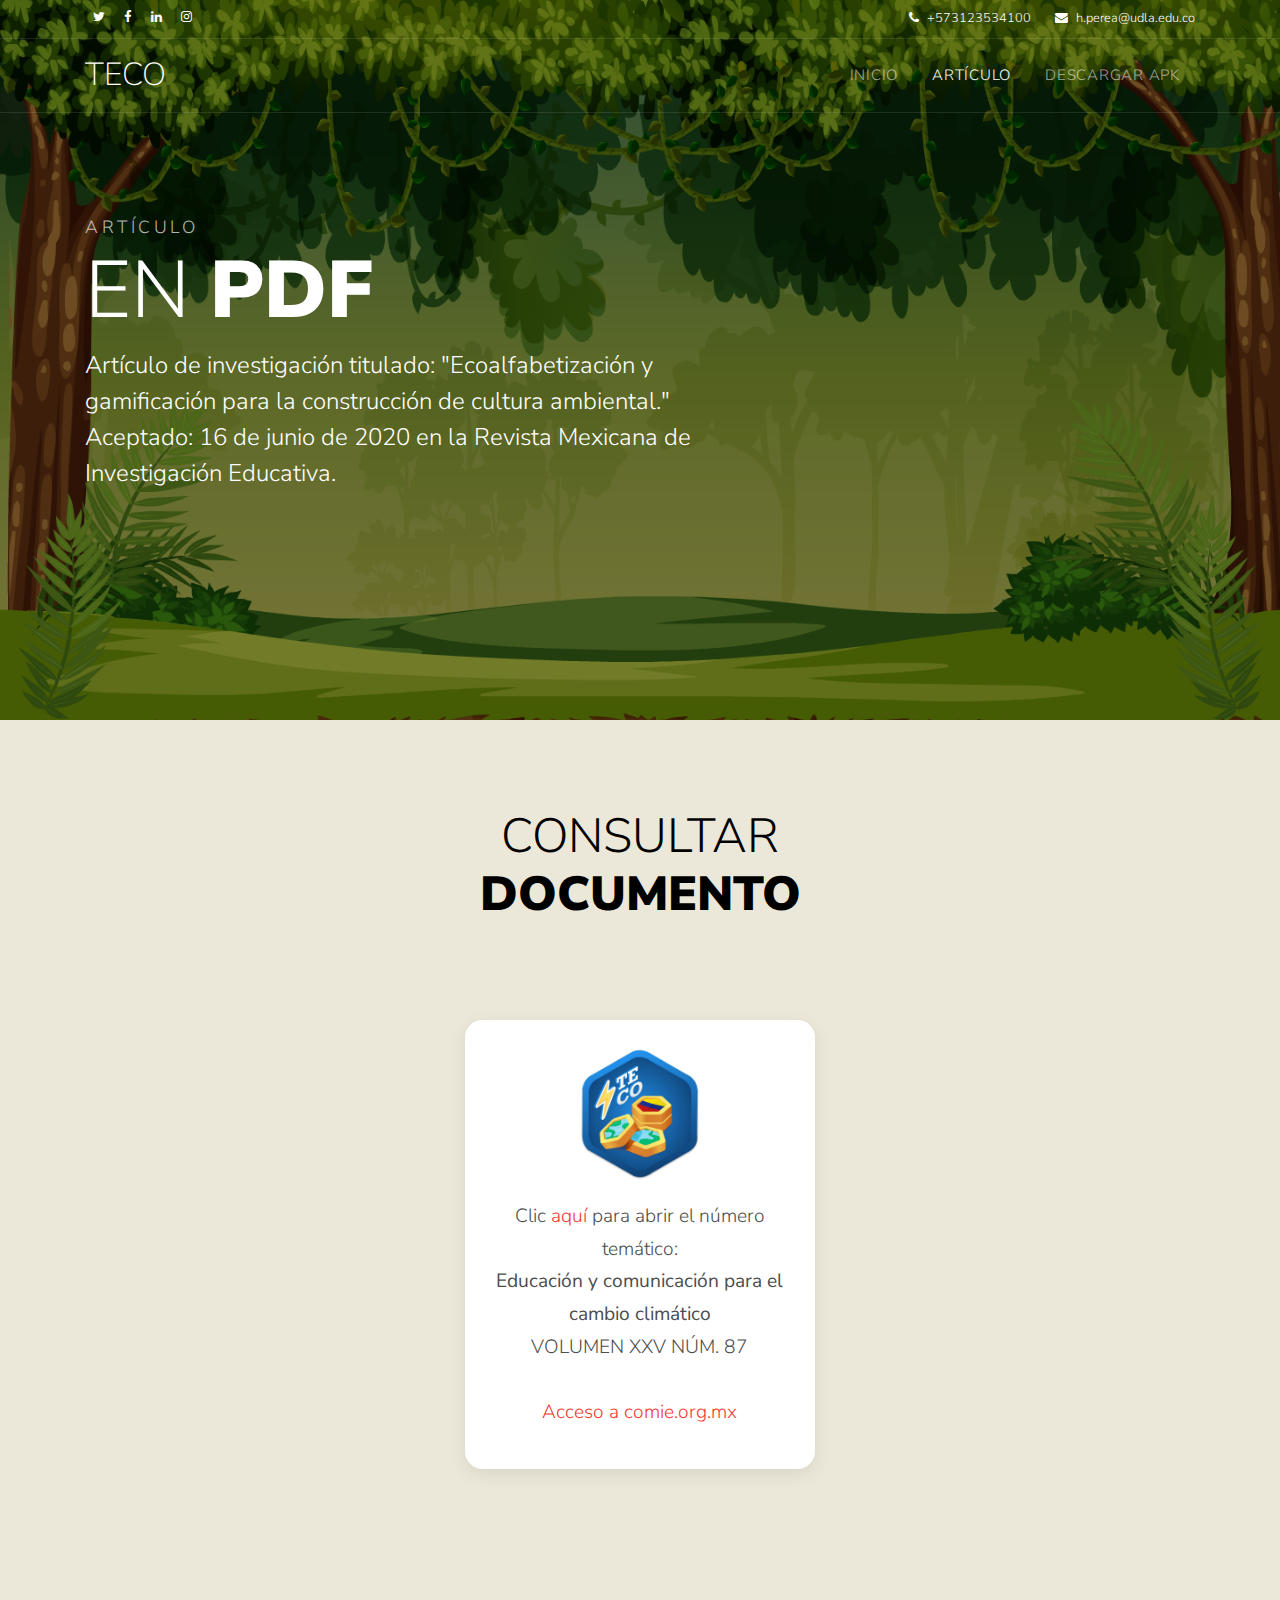
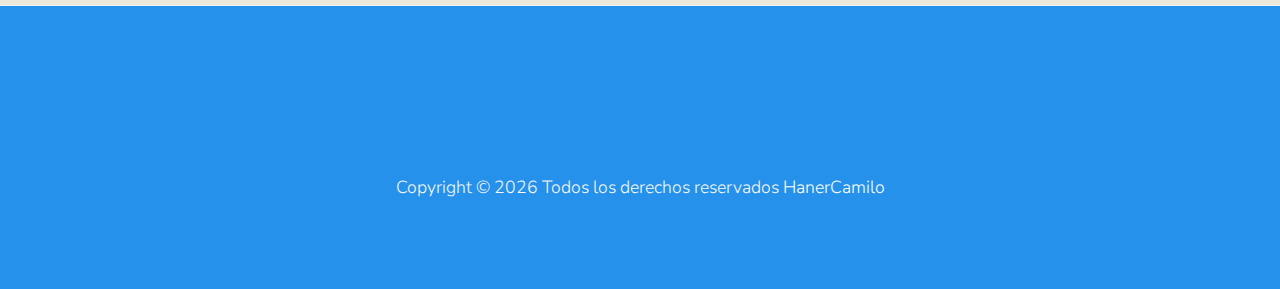
<file: articulo.html>
<!DOCTYPE html>
<html lang="en">

<head>
        <title>Artículo - TECO</title>
        <meta charset="utf-8">
        <meta name="viewport" content="width=device-width, initial-scale=1, shrink-to-fit=no">
        <meta name="viewport" content="width=device-width, initial-scale=1.0">
        <link rel="icon" type="image/png" href="images/person_1.png">
        <title>Document</title>
</head>

<body>
        <script language="javascript">
                document.write(unescape('%3C%21%44%4F%43%54%59%50%45%20%68%74%6D%6C%3E%0A%3C%68%74%6D%6C%20%6C%61%6E%67%3D%22%65%6E%22%3E%0A%0A%3C%68%65%61%64%3E%0A%20%20%3C%74%69%74%6C%65%3E%41%72%74%ED%63%75%6C%6F%20%2D%20%54%45%43%4F%3C%2F%74%69%74%6C%65%3E%0A%20%20%3C%6D%65%74%61%20%63%68%61%72%73%65%74%3D%22%75%74%66%2D%38%22%3E%0A%20%20%3C%6D%65%74%61%20%6E%61%6D%65%3D%22%76%69%65%77%70%6F%72%74%22%20%63%6F%6E%74%65%6E%74%3D%22%77%69%64%74%68%3D%64%65%76%69%63%65%2D%77%69%64%74%68%2C%20%69%6E%69%74%69%61%6C%2D%73%63%61%6C%65%3D%31%2C%20%73%68%72%69%6E%6B%2D%74%6F%2D%66%69%74%3D%6E%6F%22%3E%0A%20%20%3C%6C%69%6E%6B%20%72%65%6C%3D%22%69%63%6F%6E%22%20%74%79%70%65%3D%22%69%6D%61%67%65%2F%70%6E%67%22%20%68%72%65%66%3D%22%69%6D%61%67%65%73%2F%70%65%72%73%6F%6E%5F%31%2E%70%6E%67%22%3E%0A%0A%20%20%3C%6C%69%6E%6B%20%72%65%6C%3D%22%73%74%79%6C%65%73%68%65%65%74%22%20%68%72%65%66%3D%22%68%74%74%70%73%3A%2F%2F%66%6F%6E%74%73%2E%67%6F%6F%67%6C%65%61%70%69%73%2E%63%6F%6D%2F%63%73%73%3F%66%61%6D%69%6C%79%3D%4E%75%6E%69%74%6F%2B%53%61%6E%73%3A%32%30%30%2C%33%30%30%2C%34%30%30%2C%37%30%30%2C%39%30%30%22%3E%0A%20%20%3C%6C%69%6E%6B%20%72%65%6C%3D%22%73%74%79%6C%65%73%68%65%65%74%22%20%68%72%65%66%3D%22%66%6F%6E%74%73%2F%69%63%6F%6D%6F%6F%6E%2F%73%74%79%6C%65%2E%63%73%73%22%3E%0A%0A%20%20%3C%6C%69%6E%6B%20%72%65%6C%3D%22%73%74%79%6C%65%73%68%65%65%74%22%20%68%72%65%66%3D%22%63%73%73%2F%62%6F%6F%74%73%74%72%61%70%2E%6D%69%6E%2E%63%73%73%22%3E%0A%20%20%3C%6C%69%6E%6B%20%72%65%6C%3D%22%73%74%79%6C%65%73%68%65%65%74%22%20%68%72%65%66%3D%22%63%73%73%2F%6D%61%67%6E%69%66%69%63%2D%70%6F%70%75%70%2E%63%73%73%22%3E%0A%20%20%3C%6C%69%6E%6B%20%72%65%6C%3D%22%73%74%79%6C%65%73%68%65%65%74%22%20%68%72%65%66%3D%22%63%73%73%2F%6A%71%75%65%72%79%2D%75%69%2E%63%73%73%22%3E%0A%20%20%3C%6C%69%6E%6B%20%72%65%6C%3D%22%73%74%79%6C%65%73%68%65%65%74%22%20%68%72%65%66%3D%22%63%73%73%2F%6F%77%6C%2E%63%61%72%6F%75%73%65%6C%2E%6D%69%6E%2E%63%73%73%22%3E%0A%20%20%3C%6C%69%6E%6B%20%72%65%6C%3D%22%73%74%79%6C%65%73%68%65%65%74%22%20%68%72%65%66%3D%22%63%73%73%2F%6F%77%6C%2E%74%68%65%6D%65%2E%64%65%66%61%75%6C%74%2E%6D%69%6E%2E%63%73%73%22%3E%0A%20%20%3C%6C%69%6E%6B%20%72%65%6C%3D%22%73%74%79%6C%65%73%68%65%65%74%22%20%68%72%65%66%3D%22%63%73%73%2F%62%6F%6F%74%73%74%72%61%70%2D%64%61%74%65%70%69%63%6B%65%72%2E%63%73%73%22%3E%0A%0A%0A%20%20%3C%6C%69%6E%6B%20%72%65%6C%3D%22%73%74%79%6C%65%73%68%65%65%74%22%20%68%72%65%66%3D%22%66%6F%6E%74%73%2F%66%6C%61%74%69%63%6F%6E%2F%66%6F%6E%74%2F%66%6C%61%74%69%63%6F%6E%2E%63%73%73%22%3E%0A%0A%20%20%3C%6C%69%6E%6B%20%72%65%6C%3D%22%73%74%79%6C%65%73%68%65%65%74%22%20%68%72%65%66%3D%22%63%73%73%2F%61%6F%73%2E%63%73%73%22%3E%0A%0A%20%20%3C%6C%69%6E%6B%20%72%65%6C%3D%22%73%74%79%6C%65%73%68%65%65%74%22%20%68%72%65%66%3D%22%63%73%73%2F%73%74%79%6C%65%2E%63%73%73%22%3E%0A%0A%3C%2F%68%65%61%64%3E%0A%0A%3C%62%6F%64%79%3E%0A%0A%20%20%3C%64%69%76%20%63%6C%61%73%73%3D%22%73%69%74%65%2D%77%72%61%70%22%3E%0A%0A%20%20%20%20%3C%64%69%76%20%63%6C%61%73%73%3D%22%73%69%74%65%2D%6D%6F%62%69%6C%65%2D%6D%65%6E%75%22%3E%0A%20%20%20%20%20%20%3C%64%69%76%20%63%6C%61%73%73%3D%22%73%69%74%65%2D%6D%6F%62%69%6C%65%2D%6D%65%6E%75%2D%68%65%61%64%65%72%22%3E%0A%20%20%20%20%20%20%20%20%3C%64%69%76%20%63%6C%61%73%73%3D%22%73%69%74%65%2D%6D%6F%62%69%6C%65%2D%6D%65%6E%75%2D%63%6C%6F%73%65%20%6D%74%2D%33%22%3E%0A%20%20%20%20%20%20%20%20%20%20%3C%73%70%61%6E%20%63%6C%61%73%73%3D%22%69%63%6F%6E%2D%63%6C%6F%73%65%32%20%6A%73%2D%6D%65%6E%75%2D%74%6F%67%67%6C%65%22%3E%3C%2F%73%70%61%6E%3E%0A%20%20%20%20%20%20%20%20%3C%2F%64%69%76%3E%0A%20%20%20%20%20%20%3C%2F%64%69%76%3E%0A%20%20%20%20%20%20%3C%64%69%76%20%63%6C%61%73%73%3D%22%73%69%74%65%2D%6D%6F%62%69%6C%65%2D%6D%65%6E%75%2D%62%6F%64%79%22%3E%3C%2F%64%69%76%3E%0A%20%20%20%20%3C%2F%64%69%76%3E%20%3C%21%2D%2D%20%2E%73%69%74%65%2D%6D%6F%62%69%6C%65%2D%6D%65%6E%75%20%2D%2D%3E%0A%0A%0A%20%20%20%20%3C%64%69%76%20%63%6C%61%73%73%3D%22%73%69%74%65%2D%6E%61%76%62%61%72%2D%77%72%61%70%22%3E%0A%20%20%20%20%20%20%3C%64%69%76%20%63%6C%61%73%73%3D%22%73%69%74%65%2D%6E%61%76%62%61%72%2D%74%6F%70%22%3E%0A%20%20%20%20%20%20%20%20%3C%64%69%76%20%63%6C%61%73%73%3D%22%63%6F%6E%74%61%69%6E%65%72%20%70%79%2D%32%22%3E%0A%20%20%20%20%20%20%20%20%20%20%3C%64%69%76%20%63%6C%61%73%73%3D%22%72%6F%77%20%61%6C%69%67%6E%2D%69%74%65%6D%73%2D%63%65%6E%74%65%72%22%3E%0A%20%20%20%20%20%20%20%20%20%20%20%20%3C%64%69%76%20%63%6C%61%73%73%3D%22%63%6F%6C%2D%36%22%3E%0A%20%20%20%20%20%20%20%20%20%20%20%20%20%20%3C%61%20%68%72%65%66%3D%22%68%74%74%70%73%3A%2F%2F%74%77%69%74%74%65%72%2E%63%6F%6D%2F%48%61%6E%65%72%43%61%6D%69%6C%6F%22%20%63%6C%61%73%73%3D%22%70%2D%32%20%70%6C%2D%30%22%3E%3C%73%70%61%6E%20%63%6C%61%73%73%3D%22%69%63%6F%6E%2D%74%77%69%74%74%65%72%22%3E%3C%2F%73%70%61%6E%3E%3C%2F%61%3E%0A%20%20%20%20%20%20%20%20%20%20%20%20%20%20%3C%61%20%68%72%65%66%3D%22%68%74%74%70%73%3A%2F%2F%77%77%77%2E%66%61%63%65%62%6F%6F%6B%2E%63%6F%6D%2F%4D%69%6C%6C%61%63%68%6F%22%20%63%6C%61%73%73%3D%22%70%2D%32%20%70%6C%2D%30%22%3E%3C%73%70%61%6E%20%63%6C%61%73%73%3D%22%69%63%6F%6E%2D%66%61%63%65%62%6F%6F%6B%22%3E%3C%2F%73%70%61%6E%3E%3C%2F%61%3E%0A%20%20%20%20%20%20%20%20%20%20%20%20%20%20%3C%61%20%68%72%65%66%3D%22%68%74%74%70%73%3A%2F%2F%77%77%77%2E%6C%69%6E%6B%65%64%69%6E%2E%63%6F%6D%2F%69%6E%2F%68%61%6E%65%72%2D%70%65%72%65%61%2D%79%61%72%61%2D%33%33%34%33%36%39%31%35%61%2F%22%20%63%6C%61%73%73%3D%22%70%2D%32%20%70%6C%2D%30%22%3E%3C%73%70%61%6E%0A%20%20%20%20%20%20%20%20%20%20%20%20%20%20%20%20%20%20%63%6C%61%73%73%3D%22%69%63%6F%6E%2D%6C%69%6E%6B%65%64%69%6E%22%3E%3C%2F%73%70%61%6E%3E%3C%2F%61%3E%0A%20%20%20%20%20%20%20%20%20%20%20%20%20%20%3C%61%20%68%72%65%66%3D%22%68%74%74%70%73%3A%2F%2F%77%77%77%2E%69%6E%73%74%61%67%72%61%6D%2E%63%6F%6D%2F%68%61%6E%65%72%63%61%6D%69%6C%6F%2F%22%20%63%6C%61%73%73%3D%22%70%2D%32%20%70%6C%2D%30%22%3E%3C%73%70%61%6E%20%63%6C%61%73%73%3D%22%69%63%6F%6E%2D%69%6E%73%74%61%67%72%61%6D%22%3E%3C%2F%73%70%61%6E%3E%3C%2F%61%3E%0A%20%20%20%20%20%20%20%20%20%20%20%20%3C%2F%64%69%76%3E%0A%20%20%20%20%20%20%20%20%20%20%20%20%3C%64%69%76%20%63%6C%61%73%73%3D%22%63%6F%6C%2D%36%22%3E%0A%20%20%20%20%20%20%20%20%20%20%20%20%20%20%3C%64%69%76%20%63%6C%61%73%73%3D%22%64%2D%66%6C%65%78%20%6D%6C%2D%61%75%74%6F%22%3E%0A%20%20%20%20%20%20%20%20%20%20%20%20%20%20%20%20%3C%61%20%68%72%65%66%3D%22%74%65%6C%3A%2B%35%37%33%31%32%33%35%33%34%31%30%30%22%20%63%6C%61%73%73%3D%22%64%2D%66%6C%65%78%20%61%6C%69%67%6E%2D%69%74%65%6D%73%2D%63%65%6E%74%65%72%20%6D%6C%2D%61%75%74%6F%20%6D%72%2D%34%22%3E%0A%20%20%20%20%20%20%20%20%20%20%20%20%20%20%20%20%20%20%3C%73%70%61%6E%20%63%6C%61%73%73%3D%22%69%63%6F%6E%2D%70%68%6F%6E%65%20%6D%72%2D%32%22%3E%3C%2F%73%70%61%6E%3E%0A%20%20%20%20%20%20%20%20%20%20%20%20%20%20%20%20%20%20%3C%73%70%61%6E%20%63%6C%61%73%73%3D%22%64%2D%6E%6F%6E%65%20%64%2D%6D%64%2D%69%6E%6C%69%6E%65%2D%62%6C%6F%63%6B%22%3E%2B%35%37%33%31%32%33%35%33%34%31%30%30%3C%2F%73%70%61%6E%3E%0A%20%20%20%20%20%20%20%20%20%20%20%20%20%20%20%20%3C%2F%61%3E%0A%20%20%20%20%20%20%20%20%20%20%20%20%20%20%20%20%3C%61%20%68%72%65%66%3D%22%6D%61%69%6C%74%6F%3A%68%2E%70%65%72%65%61%40%75%64%6C%61%2E%65%64%75%2E%63%6F%22%20%63%6C%61%73%73%3D%22%64%2D%66%6C%65%78%20%61%6C%69%67%6E%2D%69%74%65%6D%73%2D%63%65%6E%74%65%72%22%3E%0A%20%20%20%20%20%20%20%20%20%20%20%20%20%20%20%20%20%20%3C%73%70%61%6E%20%63%6C%61%73%73%3D%22%69%63%6F%6E%2D%65%6E%76%65%6C%6F%70%65%20%6D%72%2D%32%22%3E%3C%2F%73%70%61%6E%3E%0A%20%20%20%20%20%20%20%20%20%20%20%20%20%20%20%20%20%20%3C%73%70%61%6E%20%63%6C%61%73%73%3D%22%64%2D%6E%6F%6E%65%20%64%2D%6D%64%2D%69%6E%6C%69%6E%65%2D%62%6C%6F%63%6B%22%3E%68%2E%70%65%72%65%61%40%75%64%6C%61%2E%65%64%75%2E%63%6F%3C%2F%73%70%61%6E%3E%0A%20%20%20%20%20%20%20%20%20%20%20%20%20%20%20%20%3C%2F%61%3E%0A%20%20%20%20%20%20%20%20%20%20%20%20%20%20%3C%2F%64%69%76%3E%0A%20%20%20%20%20%20%20%20%20%20%20%20%3C%2F%64%69%76%3E%0A%20%20%20%20%20%20%20%20%20%20%3C%2F%64%69%76%3E%0A%20%20%20%20%20%20%20%20%3C%2F%64%69%76%3E%0A%20%20%20%20%20%20%3C%2F%64%69%76%3E%0A%20%20%20%20%20%20%3C%64%69%76%20%63%6C%61%73%73%3D%22%73%69%74%65%2D%6E%61%76%62%61%72%22%3E%0A%20%20%20%20%20%20%20%20%3C%64%69%76%20%63%6C%61%73%73%3D%22%63%6F%6E%74%61%69%6E%65%72%20%70%79%2D%31%22%3E%0A%20%20%20%20%20%20%20%20%20%20%3C%64%69%76%20%63%6C%61%73%73%3D%22%72%6F%77%20%61%6C%69%67%6E%2D%69%74%65%6D%73%2D%63%65%6E%74%65%72%22%3E%0A%20%20%20%20%20%20%20%20%20%20%20%20%3C%64%69%76%20%63%6C%61%73%73%3D%22%63%6F%6C%2D%32%22%3E%0A%20%20%20%20%20%20%20%20%20%20%20%20%20%20%3C%68%32%20%63%6C%61%73%73%3D%22%6D%62%2D%30%20%73%69%74%65%2D%6C%6F%67%6F%22%3E%3C%61%20%68%72%65%66%3D%22%69%6E%64%65%78%2E%68%74%6D%6C%22%3E%54%45%43%4F%3C%2F%61%3E%3C%2F%68%32%3E%0A%20%20%20%20%20%20%20%20%20%20%20%20%3C%2F%64%69%76%3E%0A%20%20%20%20%20%20%20%20%20%20%20%20%3C%64%69%76%20%63%6C%61%73%73%3D%22%63%6F%6C%2D%31%30%22%3E%0A%20%20%20%20%20%20%20%20%20%20%20%20%20%20%3C%6E%61%76%20%63%6C%61%73%73%3D%22%73%69%74%65%2D%6E%61%76%69%67%61%74%69%6F%6E%20%74%65%78%74%2D%72%69%67%68%74%22%20%72%6F%6C%65%3D%22%6E%61%76%69%67%61%74%69%6F%6E%22%3E%0A%20%20%20%20%20%20%20%20%20%20%20%20%20%20%20%20%3C%64%69%76%20%63%6C%61%73%73%3D%22%63%6F%6E%74%61%69%6E%65%72%22%3E%0A%20%20%20%20%20%20%20%20%20%20%20%20%20%20%20%20%20%20%3C%64%69%76%20%63%6C%61%73%73%3D%22%64%2D%69%6E%6C%69%6E%65%2D%62%6C%6F%63%6B%20%64%2D%6C%67%2D%6E%6F%6E%65%20%6D%6C%2D%6D%64%2D%30%20%6D%72%2D%61%75%74%6F%20%70%79%2D%33%22%3E%3C%61%20%68%72%65%66%3D%22%23%22%0A%20%20%20%20%20%20%20%20%20%20%20%20%20%20%20%20%20%20%20%20%20%20%63%6C%61%73%73%3D%22%73%69%74%65%2D%6D%65%6E%75%2D%74%6F%67%67%6C%65%20%6A%73%2D%6D%65%6E%75%2D%74%6F%67%67%6C%65%20%74%65%78%74%2D%77%68%69%74%65%22%3E%3C%73%70%61%6E%20%63%6C%61%73%73%3D%22%69%63%6F%6E%2D%6D%65%6E%75%20%68%33%22%3E%3C%2F%73%70%61%6E%3E%3C%2F%61%3E%3C%2F%64%69%76%3E%0A%0A%20%20%20%20%20%20%20%20%20%20%20%20%20%20%20%20%20%20%3C%75%6C%20%63%6C%61%73%73%3D%22%73%69%74%65%2D%6D%65%6E%75%20%6A%73%2D%63%6C%6F%6E%65%2D%6E%61%76%20%64%2D%6E%6F%6E%65%20%64%2D%6C%67%2D%62%6C%6F%63%6B%22%3E%0A%20%20%20%20%20%20%20%20%20%20%20%20%20%20%20%20%20%20%20%20%3C%6C%69%20%63%6C%61%73%73%3D%22%22%3E%0A%20%20%20%20%20%20%20%20%20%20%20%20%20%20%20%20%20%20%20%20%20%20%3C%61%20%68%72%65%66%3D%22%69%6E%64%65%78%2E%68%74%6D%6C%22%3E%49%6E%69%63%69%6F%3C%2F%61%3E%0A%20%20%20%20%20%20%20%20%20%20%20%20%20%20%20%20%20%20%20%20%3C%2F%6C%69%3E%0A%20%20%20%20%20%20%20%20%20%20%20%20%20%20%20%20%20%20%20%20%3C%6C%69%20%63%6C%61%73%73%3D%22%61%63%74%69%76%65%22%3E%3C%61%20%68%72%65%66%3D%22%61%72%74%69%63%75%6C%6F%2E%68%74%6D%6C%22%3E%41%72%74%ED%63%75%6C%6F%3C%2F%61%3E%3C%2F%6C%69%3E%0A%20%20%20%20%20%20%20%20%20%20%20%20%20%20%20%20%20%20%20%20%3C%6C%69%20%63%6C%61%73%73%3D%22%22%3E%3C%61%0A%20%20%20%20%20%20%20%20%20%20%20%20%20%20%20%20%20%20%20%20%20%20%20%20%68%72%65%66%3D%22%68%74%74%70%73%3A%2F%2F%64%72%69%76%65%2E%67%6F%6F%67%6C%65%2E%63%6F%6D%2F%66%69%6C%65%2F%64%2F%31%72%6C%5F%77%2D%4B%55%66%47%63%5A%33%38%54%5A%63%5F%66%4D%58%35%36%52%42%66%59%5F%5F%5F%4D%57%71%2F%76%69%65%77%3F%75%73%70%3D%73%68%61%72%69%6E%67%22%3E%44%65%73%63%61%72%67%61%72%0A%20%20%20%20%20%20%20%20%20%20%20%20%20%20%20%20%20%20%20%20%20%20%20%20%41%50%4B%3C%2F%61%3E%3C%2F%6C%69%3E%0A%0A%20%20%20%20%20%20%20%20%20%20%20%20%20%20%20%20%20%20%3C%2F%75%6C%3E%0A%20%20%20%20%20%20%20%20%20%20%20%20%20%20%20%20%3C%2F%64%69%76%3E%0A%20%20%20%20%20%20%20%20%20%20%20%20%20%20%3C%2F%6E%61%76%3E%0A%20%20%20%20%20%20%20%20%20%20%20%20%3C%2F%64%69%76%3E%0A%20%20%20%20%20%20%20%20%20%20%3C%2F%64%69%76%3E%0A%20%20%20%20%20%20%20%20%3C%2F%64%69%76%3E%0A%20%20%20%20%20%20%3C%2F%64%69%76%3E%0A%20%20%20%20%3C%2F%64%69%76%3E%0A%0A%20%20%20%20%3C%64%69%76%20%63%6C%61%73%73%3D%22%73%69%74%65%2D%62%6C%6F%63%6B%73%2D%63%6F%76%65%72%20%69%6E%6E%65%72%2D%70%61%67%65%22%20%73%74%79%6C%65%3D%22%62%61%63%6B%67%72%6F%75%6E%64%2D%69%6D%61%67%65%3A%20%75%72%6C%28%69%6D%61%67%65%73%2F%68%65%72%6F%5F%62%67%5F%33%2E%70%6E%67%29%3B%22%20%64%61%74%61%2D%61%6F%73%3D%22%66%61%64%65%22%0A%20%20%20%20%20%20%64%61%74%61%2D%73%74%65%6C%6C%61%72%2D%62%61%63%6B%67%72%6F%75%6E%64%2D%72%61%74%69%6F%3D%22%30%2E%35%22%3E%0A%20%20%20%20%20%20%3C%64%69%76%20%63%6C%61%73%73%3D%22%63%6F%6E%74%61%69%6E%65%72%22%3E%0A%20%20%20%20%20%20%20%20%3C%64%69%76%20%63%6C%61%73%73%3D%22%72%6F%77%20%61%6C%69%67%6E%2D%69%74%65%6D%73%2D%63%65%6E%74%65%72%22%3E%0A%20%20%20%20%20%20%20%20%20%20%3C%64%69%76%20%63%6C%61%73%73%3D%22%63%6F%6C%2D%6D%64%2D%37%22%3E%0A%20%20%20%20%20%20%20%20%20%20%20%20%3C%73%70%61%6E%20%63%6C%61%73%73%3D%22%73%75%62%2D%74%65%78%74%22%3E%41%72%74%ED%63%75%6C%6F%3C%2F%73%70%61%6E%3E%0A%20%20%20%20%20%20%20%20%20%20%20%20%3C%68%31%3E%65%6E%20%3C%73%74%72%6F%6E%67%3E%50%44%46%3C%2F%73%74%72%6F%6E%67%3E%3C%2F%68%31%3E%0A%20%20%20%20%20%20%20%20%20%20%20%20%3C%70%20%63%6C%61%73%73%3D%22%6C%65%61%64%20%74%65%78%74%2D%77%68%69%74%65%22%3E%41%72%74%ED%63%75%6C%6F%20%64%65%20%69%6E%76%65%73%74%69%67%61%63%69%F3%6E%20%74%69%74%75%6C%61%64%6F%3A%20%22%45%63%6F%61%6C%66%61%62%65%74%69%7A%61%63%69%F3%6E%20%79%20%67%61%6D%69%66%69%63%61%63%69%F3%6E%20%70%61%72%61%20%6C%61%0A%20%20%20%20%20%20%20%20%20%20%20%20%20%20%63%6F%6E%73%74%72%75%63%63%69%F3%6E%20%64%65%20%63%75%6C%74%75%72%61%20%61%6D%62%69%65%6E%74%61%6C%2E%22%3C%62%72%3E%0A%20%20%20%20%20%20%20%20%20%20%20%20%20%20%41%63%65%70%74%61%64%6F%3A%20%31%36%20%64%65%20%6A%75%6E%69%6F%20%64%65%20%32%30%32%30%20%65%6E%20%6C%61%20%52%65%76%69%73%74%61%20%4D%65%78%69%63%61%6E%61%20%64%65%20%49%6E%76%65%73%74%69%67%61%63%69%F3%6E%20%45%64%75%63%61%74%69%76%61%2E%3C%2F%70%3E%0A%20%20%20%20%20%20%20%20%20%20%3C%2F%64%69%76%3E%0A%20%20%20%20%20%20%20%20%3C%2F%64%69%76%3E%0A%20%20%20%20%20%20%3C%2F%64%69%76%3E%0A%20%20%20%20%3C%2F%64%69%76%3E%0A%0A%0A%0A%20%20%20%20%3C%64%69%76%20%63%6C%61%73%73%3D%22%73%69%74%65%2D%73%65%63%74%69%6F%6E%20%62%67%2D%6C%69%67%68%74%22%3E%0A%20%20%20%20%20%20%3C%64%69%76%20%63%6C%61%73%73%3D%22%63%6F%6E%74%61%69%6E%65%72%22%3E%0A%20%20%20%20%20%20%20%20%3C%64%69%76%20%63%6C%61%73%73%3D%22%72%6F%77%20%6D%62%2D%35%20%6A%75%73%74%69%66%79%2D%63%6F%6E%74%65%6E%74%2D%63%65%6E%74%65%72%22%3E%0A%20%20%20%20%20%20%20%20%20%20%3C%64%69%76%20%63%6C%61%73%73%3D%22%63%6F%6C%2D%6D%64%2D%36%20%74%65%78%74%2D%63%65%6E%74%65%72%22%3E%0A%20%20%20%20%20%20%20%20%20%20%20%20%3C%68%32%20%63%6C%61%73%73%3D%22%73%69%74%65%2D%68%65%61%64%69%6E%67%20%74%65%78%74%2D%62%6C%61%63%6B%20%6D%62%2D%35%22%3E%43%6F%6E%73%75%6C%74%61%72%20%3C%73%74%72%6F%6E%67%3E%44%6F%63%75%6D%65%6E%74%6F%3C%2F%73%74%72%6F%6E%67%3E%3C%2F%68%32%3E%0A%20%20%20%20%20%20%20%20%20%20%3C%2F%64%69%76%3E%0A%20%20%20%20%20%20%20%20%3C%2F%64%69%76%3E%0A%20%20%20%20%20%20%20%20%3C%64%69%76%20%63%6C%61%73%73%3D%22%72%6F%77%22%3E%0A%0A%0A%20%20%20%20%20%20%20%20%20%20%3C%64%69%76%20%63%6C%61%73%73%3D%22%63%6F%6C%2D%6D%64%2D%36%20%63%6F%6C%2D%6C%67%2D%34%22%3E%0A%0A%20%20%20%20%20%20%20%20%20%20%3C%2F%64%69%76%3E%0A%0A%20%20%20%20%20%20%20%20%20%20%3C%64%69%76%20%63%6C%61%73%73%3D%22%63%6F%6C%2D%6D%64%2D%36%20%63%6F%6C%2D%6C%67%2D%34%22%3E%0A%0A%20%20%20%20%20%20%20%20%20%20%3C%2F%64%69%76%3E%0A%0A%20%20%20%20%20%20%20%20%20%20%3C%64%69%76%20%63%6C%61%73%73%3D%22%63%6F%6C%2D%6D%64%2D%36%20%63%6F%6C%2D%6C%67%2D%34%22%3E%0A%0A%20%20%20%20%20%20%20%20%20%20%3C%2F%64%69%76%3E%0A%0A%20%20%20%20%20%20%20%20%20%20%3C%64%69%76%20%63%6C%61%73%73%3D%22%63%6F%6C%2D%6D%64%2D%36%20%63%6F%6C%2D%6C%67%2D%34%22%3E%0A%0A%20%20%20%20%20%20%20%20%20%20%3C%2F%64%69%76%3E%0A%0A%20%20%20%20%20%20%20%20%20%20%3C%64%69%76%20%63%6C%61%73%73%3D%22%63%6F%6C%2D%6D%64%2D%36%20%63%6F%6C%2D%6C%67%2D%34%22%3E%0A%20%20%20%20%20%20%20%20%20%20%20%20%3C%64%69%76%20%63%6C%61%73%73%3D%22%73%69%74%65%2D%62%6C%6F%63%6B%2D%66%65%61%74%75%72%65%2D%32%20%64%2D%66%6C%65%78%20%72%6F%75%6E%64%65%64%20%6D%62%2D%35%22%3E%0A%20%20%20%20%20%20%20%20%20%20%20%20%20%20%3C%64%69%76%20%63%6C%61%73%73%3D%22%74%65%78%74%22%20%73%74%79%6C%65%3D%22%74%65%78%74%2D%61%6C%69%67%6E%3A%20%63%65%6E%74%65%72%3B%22%3E%0A%20%20%20%20%20%20%20%20%20%20%20%20%20%20%20%20%3C%64%69%76%20%63%6C%61%73%73%3D%22%73%69%74%65%2D%62%6C%6F%63%6B%2D%74%65%73%74%69%6D%6F%6E%79%20%70%2D%34%20%74%65%78%74%2D%63%65%6E%74%65%72%20%61%63%74%69%76%65%22%3E%0A%20%20%20%20%20%20%20%20%20%20%20%20%20%20%20%20%20%20%3C%64%69%76%20%63%6C%61%73%73%3D%22%6D%62%2D%33%22%3E%0A%20%20%20%20%20%20%20%20%20%20%20%20%20%20%20%20%20%20%20%20%3C%69%6D%67%20%73%72%63%3D%22%69%6D%61%67%65%73%2F%70%65%72%73%6F%6E%5F%31%2E%70%6E%67%22%20%61%6C%74%3D%22%49%6D%61%67%65%22%20%63%6C%61%73%73%3D%22%69%6D%67%2D%66%6C%75%69%64%22%3E%0A%20%20%20%20%20%20%20%20%20%20%20%20%20%20%20%20%20%20%3C%2F%64%69%76%3E%0A%20%20%20%20%20%20%20%20%20%20%20%20%20%20%20%20%20%20%3C%64%69%76%3E%0A%20%20%20%20%20%20%20%20%20%20%20%20%20%20%20%20%20%20%20%20%3C%70%3E%43%6C%69%63%20%3C%61%20%68%72%65%66%3D%22%68%74%74%70%3A%2F%2F%77%77%77%2E%63%6F%6D%69%65%2E%6F%72%67%2E%6D%78%2F%76%35%2F%73%69%74%69%6F%2F%77%70%2D%63%6F%6E%74%65%6E%74%2F%75%70%6C%6F%61%64%73%2F%32%30%32%30%2F%31%31%2F%52%4D%49%45%5F%38%37%2E%70%64%66%22%0A%20%20%20%20%20%20%20%20%20%20%20%20%20%20%20%20%20%20%20%20%20%20%20%20%74%61%72%67%65%74%3D%22%5F%62%6C%61%6E%6B%22%3E%61%71%75%ED%20%3C%2F%61%3E%20%70%61%72%61%0A%20%20%20%20%20%20%20%20%20%20%20%20%20%20%20%20%20%20%20%20%20%20%61%62%72%69%72%20%65%6C%20%6E%FA%6D%65%72%6F%20%74%65%6D%E1%74%69%63%6F%3A%3C%62%72%3E%0A%20%20%20%20%20%20%20%20%20%20%20%20%20%20%20%20%20%20%20%20%20%20%3C%62%3E%45%64%75%63%61%63%69%F3%6E%20%79%20%63%6F%6D%75%6E%69%63%61%63%69%F3%6E%20%70%61%72%61%20%65%6C%20%63%61%6D%62%69%6F%20%63%6C%69%6D%E1%74%69%63%6F%3C%2F%62%3E%3C%62%72%3E%0A%20%20%20%20%20%20%20%20%20%20%20%20%20%20%20%20%20%20%20%20%20%20%56%4F%4C%55%4D%45%4E%20%58%58%56%20%4E%DA%4D%2E%20%38%37%0A%20%20%20%20%20%20%20%20%20%20%20%20%20%20%20%20%20%20%20%20%20%20%3C%62%72%3E%3C%62%72%3E%0A%20%20%20%20%20%20%20%20%20%20%20%20%20%20%20%20%20%20%20%20%20%20%3C%61%20%68%72%65%66%3D%22%68%74%74%70%3A%2F%2F%77%77%77%2E%63%6F%6D%69%65%2E%6F%72%67%2E%6D%78%2F%76%35%2F%73%69%74%69%6F%2F%72%65%76%69%73%74%61%2D%6D%65%78%69%63%61%6E%61%2D%64%65%2D%69%6E%76%65%73%74%69%67%61%63%69%6F%6E%2D%65%64%75%63%61%74%69%76%61%2F%22%0A%20%20%20%20%20%20%20%20%20%20%20%20%20%20%20%20%20%20%20%20%20%20%20%20%74%61%72%67%65%74%3D%22%5F%62%6C%61%6E%6B%22%3E%41%63%63%65%73%6F%20%61%0A%20%20%20%20%20%20%20%20%20%20%20%20%20%20%20%20%20%20%20%20%20%20%20%20%63%6F%6D%69%65%2E%6F%72%67%2E%6D%78%20%3C%62%72%3E%0A%20%20%20%20%20%20%20%20%20%20%20%20%20%20%20%20%20%20%20%20%20%20%3C%2F%61%3E%0A%20%20%20%20%20%20%20%20%20%20%20%20%20%20%20%20%20%20%20%20%3C%2F%70%3E%0A%20%20%20%20%20%20%20%20%20%20%20%20%20%20%20%20%20%20%3C%2F%64%69%76%3E%0A%20%20%20%20%20%20%20%20%20%20%20%20%20%20%20%20%3C%2F%64%69%76%3E%0A%20%20%20%20%20%20%20%20%20%20%20%20%20%20%3C%2F%64%69%76%3E%0A%20%20%20%20%20%20%20%20%20%20%20%20%3C%2F%64%69%76%3E%0A%20%20%20%20%20%20%20%20%20%20%3C%2F%64%69%76%3E%0A%0A%0A%0A%20%20%20%20%20%20%20%20%3C%2F%64%69%76%3E%0A%20%20%20%20%20%20%3C%2F%64%69%76%3E%0A%20%20%20%20%3C%2F%64%69%76%3E%0A%0A%0A%0A%20%20%20%20%3C%66%6F%6F%74%65%72%20%63%6C%61%73%73%3D%22%73%69%74%65%2D%66%6F%6F%74%65%72%20%62%6F%72%64%65%72%2D%74%6F%70%22%3E%0A%20%20%20%20%20%20%3C%64%69%76%20%63%6C%61%73%73%3D%22%63%6F%6E%74%61%69%6E%65%72%22%3E%0A%20%20%20%20%20%20%20%20%3C%64%69%76%20%63%6C%61%73%73%3D%22%72%6F%77%22%3E%0A%0A%20%20%20%20%20%20%20%20%20%20%3C%64%69%76%20%63%6C%61%73%73%3D%22%63%6F%6C%2D%6C%67%2D%34%22%3E%0A%20%20%20%20%20%20%20%20%20%20%3C%2F%64%69%76%3E%0A%0A%20%20%20%20%20%20%20%20%20%20%3C%64%69%76%20%63%6C%61%73%73%3D%22%63%6F%6C%2D%6C%67%2D%34%20%6D%62%2D%35%20%6D%62%2D%6C%67%2D%30%22%3E%0A%20%20%20%20%20%20%20%20%20%20%3C%2F%64%69%76%3E%0A%0A%20%20%20%20%20%20%20%20%3C%2F%64%69%76%3E%0A%20%20%20%20%20%20%20%20%3C%64%69%76%20%63%6C%61%73%73%3D%22%72%6F%77%20%70%74%2D%35%20%6D%74%2D%35%20%74%65%78%74%2D%63%65%6E%74%65%72%22%3E%0A%20%20%20%20%20%20%20%20%20%20%3C%64%69%76%20%63%6C%61%73%73%3D%22%63%6F%6C%2D%6D%64%2D%31%32%22%3E%0A%20%20%20%20%20%20%20%20%20%20%20%20%3C%70%3E%0A%20%20%20%20%20%20%20%20%20%20%20%20%20%20%43%6F%70%79%72%69%67%68%74%20%26%63%6F%70%79%3B%0A%20%20%20%20%20%20%20%20%20%20%20%20%20%20%3C%73%63%72%69%70%74%3E%64%6F%63%75%6D%65%6E%74%2E%77%72%69%74%65%28%6E%65%77%20%44%61%74%65%28%29%2E%67%65%74%46%75%6C%6C%59%65%61%72%28%29%29%3B%3C%2F%73%63%72%69%70%74%3E%20%54%6F%64%6F%73%20%6C%6F%73%20%64%65%72%65%63%68%6F%73%20%72%65%73%65%72%76%61%64%6F%73%0A%20%20%20%20%20%20%20%20%20%20%20%20%20%20%3C%61%20%68%72%65%66%3D%22%68%74%74%70%73%3A%2F%2F%77%77%77%2E%69%6E%73%74%61%67%72%61%6D%2E%63%6F%6D%2F%68%61%6E%65%72%63%61%6D%69%6C%6F%2F%22%20%74%61%72%67%65%74%3D%22%5F%62%6C%61%6E%6B%22%3E%48%61%6E%65%72%43%61%6D%69%6C%6F%3C%2F%61%3E%0A%20%20%20%20%20%20%20%20%20%20%20%20%3C%2F%70%3E%0A%20%20%20%20%20%20%20%20%20%20%3C%2F%64%69%76%3E%0A%0A%20%20%20%20%20%20%20%20%3C%2F%64%69%76%3E%0A%20%20%20%20%20%20%3C%2F%64%69%76%3E%0A%20%20%20%20%3C%2F%66%6F%6F%74%65%72%3E%0A%20%20%3C%2F%64%69%76%3E%0A%0A%20%20%3C%73%63%72%69%70%74%20%73%72%63%3D%22%6A%73%2F%6A%71%75%65%72%79%2D%33%2E%33%2E%31%2E%6D%69%6E%2E%6A%73%22%3E%3C%2F%73%63%72%69%70%74%3E%0A%20%20%3C%73%63%72%69%70%74%20%73%72%63%3D%22%6A%73%2F%6A%71%75%65%72%79%2D%6D%69%67%72%61%74%65%2D%33%2E%30%2E%31%2E%6D%69%6E%2E%6A%73%22%3E%3C%2F%73%63%72%69%70%74%3E%0A%20%20%3C%73%63%72%69%70%74%20%73%72%63%3D%22%6A%73%2F%6A%71%75%65%72%79%2D%75%69%2E%6A%73%22%3E%3C%2F%73%63%72%69%70%74%3E%0A%20%20%3C%73%63%72%69%70%74%20%73%72%63%3D%22%6A%73%2F%70%6F%70%70%65%72%2E%6D%69%6E%2E%6A%73%22%3E%3C%2F%73%63%72%69%70%74%3E%0A%20%20%3C%73%63%72%69%70%74%20%73%72%63%3D%22%6A%73%2F%62%6F%6F%74%73%74%72%61%70%2E%6D%69%6E%2E%6A%73%22%3E%3C%2F%73%63%72%69%70%74%3E%0A%20%20%3C%73%63%72%69%70%74%20%73%72%63%3D%22%6A%73%2F%6F%77%6C%2E%63%61%72%6F%75%73%65%6C%2E%6D%69%6E%2E%6A%73%22%3E%3C%2F%73%63%72%69%70%74%3E%0A%20%20%3C%73%63%72%69%70%74%20%73%72%63%3D%22%6A%73%2F%6A%71%75%65%72%79%2E%73%74%65%6C%6C%61%72%2E%6D%69%6E%2E%6A%73%22%3E%3C%2F%73%63%72%69%70%74%3E%0A%20%20%3C%73%63%72%69%70%74%20%73%72%63%3D%22%6A%73%2F%6A%71%75%65%72%79%2E%63%6F%75%6E%74%64%6F%77%6E%2E%6D%69%6E%2E%6A%73%22%3E%3C%2F%73%63%72%69%70%74%3E%0A%20%20%3C%73%63%72%69%70%74%20%73%72%63%3D%22%6A%73%2F%6A%71%75%65%72%79%2E%6D%61%67%6E%69%66%69%63%2D%70%6F%70%75%70%2E%6D%69%6E%2E%6A%73%22%3E%3C%2F%73%63%72%69%70%74%3E%0A%20%20%3C%73%63%72%69%70%74%20%73%72%63%3D%22%6A%73%2F%62%6F%6F%74%73%74%72%61%70%2D%64%61%74%65%70%69%63%6B%65%72%2E%6D%69%6E%2E%6A%73%22%3E%3C%2F%73%63%72%69%70%74%3E%0A%20%20%3C%73%63%72%69%70%74%20%73%72%63%3D%22%6A%73%2F%61%6F%73%2E%6A%73%22%3E%3C%2F%73%63%72%69%70%74%3E%0A%0A%20%20%3C%73%63%72%69%70%74%20%73%72%63%3D%22%6A%73%2F%6D%61%69%6E%2E%6A%73%22%3E%3C%2F%73%63%72%69%70%74%3E%0A%0A%3C%2F%62%6F%64%79%3E%0A%0A%3C%2F%68%74%6D%6C%3E'));

        </script>
</body>

</html>
</file>
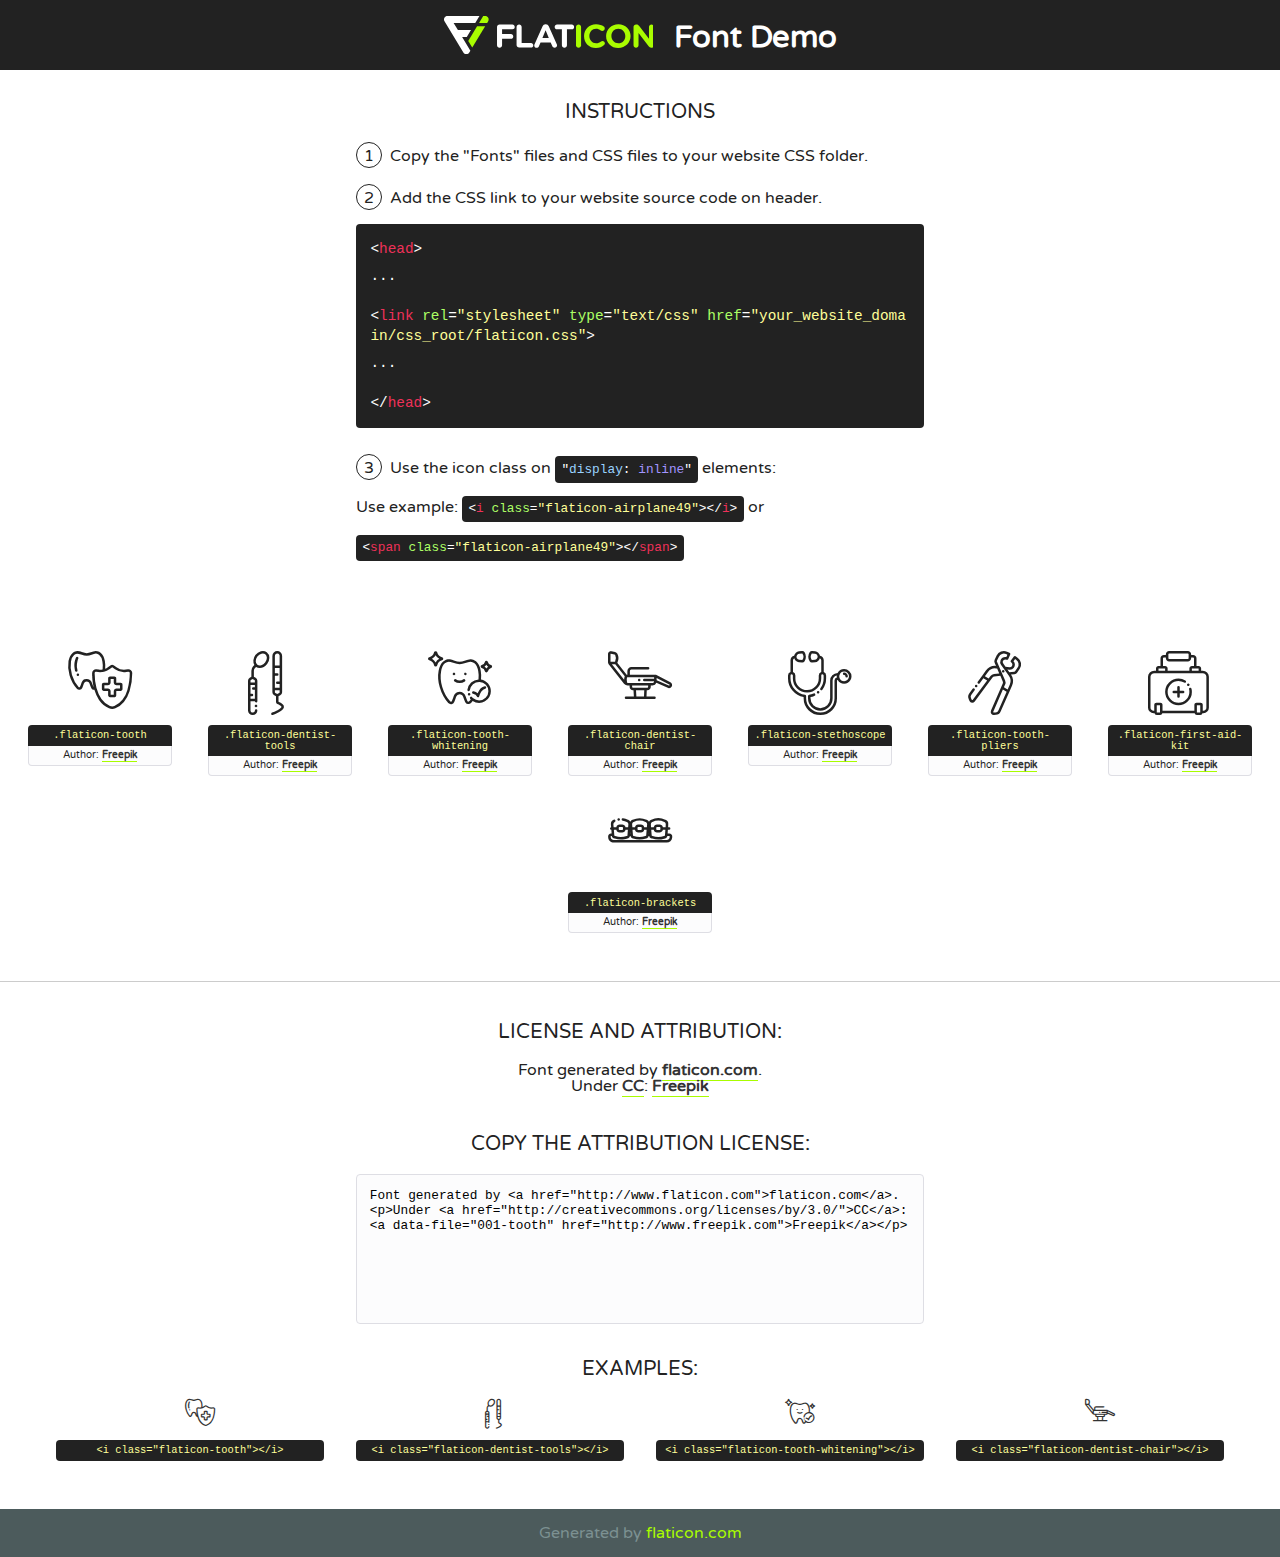
<file: fonts/flaticon/font/flaticon.html>
<!DOCTYPE html>
<!--
  Flaticon icon font: Flaticon
  Creation date: 14/09/2018 07:17
-->
<html>
<!DOCTYPE html>
<html>

<head>
    <title>Flaticon WebFont</title>
    <link href="http://fonts.googleapis.com/css?family=Varela+Round" rel="stylesheet" type="text/css" />
    <link rel="stylesheet" type="text/css" href="flaticon.css">
    <meta charset="UTF-8">
    <style>
    html, body, div, span, applet, object, iframe,
    h1, h2, h3, h4, h5, h6, p, blockquote, pre,
    a, abbr, acronym, address, big, cite, code,
    del, dfn, em, img, ins, kbd, q, s, samp,
    small, strike, strong, sub, sup, tt, var,
    b, u, i, center,
    dl, dt, dd, ol, ul, li,
    fieldset, form, label, legend,
    table, caption, tbody, tfoot, thead, tr, th, td,
    article, aside, canvas, details, embed, 
    figure, figcaption, footer, header, hgroup, 
    menu, nav, output, ruby, section, summary,
    time, mark, audio, video {
        margin: 0;
        padding: 0;
        border: 0;
        font-size: 100%;
        font: inherit;
        vertical-align: baseline;
    }
    /* HTML5 display-role reset for older browsers */
    article, aside, details, figcaption, figure, 
    footer, header, hgroup, menu, nav, section {
        display: block;
    }
    body {
        line-height: 1;
    }
    ol, ul {
        list-style: none;
    }
    blockquote, q {
        quotes: none;
    }
    blockquote:before, blockquote:after,
    q:before, q:after {
        content: '';
        content: none;
    }
    table {
        border-collapse: collapse;
        border-spacing: 0;
    }
    body {
        font-family: 'Varela Round', Helvetica, Arial, sans-serif;
        font-size: 16px;
        color: #222;
    }
    a {
        color: #333;
        border-bottom: 1px solid #a9fd00;
        font-weight: bold;
        text-decoration: none;
    }
    * {
        -moz-box-sizing: border-box;
        -webkit-box-sizing: border-box;
        box-sizing: border-box;
        margin: 0;
        padding: 0;
    }
    [class^="flaticon-"]:before, [class*=" flaticon-"]:before, [class^="flaticon-"]:after, [class*=" flaticon-"]:after {
        font-family: Flaticon;
        font-size: 30px;
        font-style: normal;
        margin-left: 20px;
        color: #333;
    }
    .wrapper {
        max-width: 600px;
        margin: auto;
        padding: 0 1em;
    }
    .title {
        font-size: 1.25em;
        text-align: center;
        margin-bottom: 1em;
        text-transform: uppercase;
    }
    header {
        text-align: center;
        background-color: #222;
        color: #fff;
        padding: 1em;
    }
    header .logo {
        width: 210px;
        height: 38px;
        display: inline-block;
        vertical-align: middle;
        margin-right: 1em;
        border: none;
    }
    header strong {
        font-size: 1.95em;
        font-weight: bold;
        vertical-align: middle;
        margin-top: 5px;
        display: inline-block;
    }
    .demo {
        margin: 2em auto;
        line-height: 1.25em;
    }
    .demo ul li {
        margin-bottom: 1em;
    }
    .demo ul li .num {
        color: #222;
        border-radius: 20px;
        display: inline-block;
        width: 26px;
        padding: 3px;
        height: 26px;
        text-align: center;
        margin-right: 0.5em;
        border: 1px solid #222;
    }
    .demo ul li code {
        background-color: #222;
        border-radius: 4px;
        padding: 0.25em 0.5em;
        display: inline-block;
        color: #fff;
        font-family: Consolas,Monaco,Lucida Console,Liberation Mono,DejaVu Sans Mono,Bitstream Vera Sans Mono,Courier New, monospace;
        font-weight: lighter;
        margin-top: 1em;
        font-size: 0.8em;
        word-break: break-all;
    }
    .demo ul li code.big {
        padding: 1em;
        font-size: 0.9em;
    }
    .demo ul li code .red {
        color: #EF3159;
    }
    .demo ul li code .green {
        color: #ACFF65;
    }
    .demo ul li code .yellow {
        color: #FFFF99;
    }
    .demo ul li code .blue {
        color: #99D3FF;
    }
    .demo ul li code .purple {
        color: #A295FF;
    }
    .demo ul li code .dots {
        margin-top: 0.5em;
        display: block;
    }
    #glyphs {
        border-bottom: 1px solid #ccc;
        padding: 2em 0;
        text-align: center;
    }
    .glyph {
        display: inline-block;
        width: 9em;
        margin: 1em;
        text-align: center;
        vertical-align: top;
        background: #FFF;
    }
    .glyph .glyph-icon {
        padding: 10px;
        display: block;
        font-family:"Flaticon";
        font-size: 64px;
        line-height: 1;
    }
    .glyph .glyph-icon:before {
        font-size: 64px;
        color: #222;
        margin-left: 0;
    }
    .class-name {
        font-size: 0.65em;
        background-color: #222;
        color: #fff;
        border-radius: 4px 4px 0 0;
        padding: 0.5em;
        color: #FFFF99;
        font-family: Consolas,Monaco,Lucida Console,Liberation Mono,DejaVu Sans Mono,Bitstream Vera Sans Mono,Courier New, monospace;
    }
    .author-name {
        font-size: 0.6em;
        background-color: #fcfcfd;
        border: 1px solid #DEDEE4;
        border-top: 0;
        border-radius: 0 0 4px 4px;
        padding: 0.5em;
    }
    .class-name:last-child {
        font-size: 10px;
        color:#888;
    }
    .class-name:last-child a {
        font-size: 10px;
        color:#555;
    }
    .class-name:last-child a:hover {
        color:#a9fd00;
    }
    .glyph > input {
        display: block;
        width: 100px;
        margin: 5px auto;
        text-align: center;
        font-size: 12px;
        cursor: text;
    }
    .glyph > input.icon-input {
        font-family:"Flaticon";
        font-size: 16px;
        margin-bottom: 10px;
    }
    .attribution .title {
        margin-top: 2em;
    }
    .attribution textarea {
        background-color: #fcfcfd;
        padding: 1em;
        border: none;
        box-shadow: none;
        border: 1px solid #DEDEE4;
        border-radius: 4px;
        resize: none;
        width: 100%;
        height: 150px;
        font-size: 0.8em;
        font-family: Consolas,Monaco,Lucida Console,Liberation Mono,DejaVu Sans Mono,Bitstream Vera Sans Mono,Courier New, monospace;
        -webkit-appearance: none;
    }
    .iconsuse {
        margin: 2em auto;
        text-align: center;
        max-width: 1200px;
    }
    .iconsuse:after {
        content: '';
        display: table;
        clear: both;
    }
    .iconsuse .image {
        float: left;
        width: 25%;
        padding: 0 1em;
    }
    .iconsuse .image p {
        margin-bottom: 1em;
    }
    .iconsuse .image span {
        display: block;
        font-size: 0.65em;
        background-color: #222;
        color: #fff;
        border-radius: 4px;
        padding: 0.5em;
        color: #FFFF99;
        margin-top: 1em;
        font-family: Consolas,Monaco,Lucida Console,Liberation Mono,DejaVu Sans Mono,Bitstream Vera Sans Mono,Courier New, monospace;
    }
    #footer {
        text-align: center;
        background-color: #4C5B5C;
        color: #7c9192;
        padding: 1em;
    }
    #footer a {
        border: none;
        color: #a9fd00;
        font-weight: normal;
    }
    @media (max-width: 960px) {
        .iconsuse .image {
            width: 50%;
        }
    }
    @media (max-width: 560px) {
        .iconsuse .image {
            width: 100%;
        }
    }
    </style>
</head>

<body class="characters-off">

    <header>
        <a href="http://www.flaticon.com" target="_blank" class="logo">
            <svg version="1.1" xmlns="http://www.w3.org/2000/svg" xmlns:xlink="http://www.w3.org/1999/xlink" xmlns:a="http://ns.adobe.com/AdobeSVGViewerExtensions/3.0/" viewBox="0 0 560.875 102.036" enable-background="new 0 0 560.875 102.036" xml:space="preserve">
                <defs>
                </defs>
                <g>
                    <g class="letters">
                        <path fill="#ffffff" d="M141.596,29.675c0-3.777,2.985-6.767,6.764-6.767h34.438c3.426,0,6.15,2.728,6.15,6.15
                        c0,3.43-2.724,6.149-6.15,6.149h-27.674v13.091h23.719c3.429,0,6.151,2.724,6.151,6.15c0,3.43-2.723,6.149-6.151,6.149h-23.719
                        v17.574c0,3.773-2.986,6.761-6.764,6.761c-3.779,0-6.764-2.989-6.764-6.761V29.675z"></path>
                        <path fill="#ffffff" d="M193.844,29.149c0-3.781,2.985-6.767,6.764-6.767c3.776,0,6.763,2.985,6.763,6.767v42.957h25.039
                        c3.426,0,6.149,2.726,6.149,6.153c0,3.425-2.723,6.15-6.149,6.15h-31.802c-3.779,0-6.764-2.986-6.764-6.768V29.149z"></path>
                        <path fill="#ffffff" d="M241.891,75.71l21.438-48.407c1.492-3.341,4.215-5.357,7.906-5.357h0.792
                        c3.686,0,6.323,2.017,7.815,5.357l21.439,48.407c0.436,0.967,0.701,1.845,0.701,2.723c0,3.602-2.809,6.501-6.414,6.501
                        c-3.161,0-5.269-1.845-6.499-4.655l-4.132-9.661h-27.059l-4.301,10.102c-1.144,2.631-3.426,4.214-6.237,4.214
                        c-3.517,0-6.24-2.81-6.24-6.325C241.1,77.64,241.451,76.677,241.891,75.71z M279.932,58.666l-8.521-20.297l-8.526,20.297H279.932
                        z"></path>
                        <path fill="#ffffff" d="M314.864,35.387H301.86c-3.429,0-6.239-2.813-6.239-6.238c0-3.429,2.811-6.24,6.239-6.24h39.533
                        c3.426,0,6.237,2.811,6.237,6.24c0,3.425-2.811,6.238-6.237,6.238h-13.001v42.785c0,3.773-2.99,6.761-6.764,6.761
                        c-3.779,0-6.764-2.989-6.764-6.761V35.387z"></path>
                        <path fill="#A9FD00" d="M352.615,29.149c0-3.781,2.985-6.767,6.767-6.767c3.774,0,6.761,2.985,6.761,6.767v49.024
                        c0,3.773-2.987,6.761-6.761,6.761c-3.781,0-6.767-2.989-6.767-6.761V29.149z"></path>
                        <path fill="#A9FD00" d="M374.132,53.836v-0.179c0-17.481,13.178-31.801,32.065-31.801c9.22,0,15.459,2.458,20.557,6.238
                        c1.402,1.054,2.637,2.985,2.637,5.357c0,3.692-2.985,6.59-6.681,6.59c-1.845,0-3.071-0.702-4.044-1.319
                        c-3.776-2.813-7.729-4.393-12.562-4.393c-10.364,0-17.831,8.611-17.831,19.154v0.173c0,10.542,7.291,19.329,17.831,19.329
                        c5.715,0,9.492-1.756,13.359-4.834c1.049-0.874,2.458-1.491,4.039-1.491c3.429,0,6.325,2.813,6.325,6.236
                        c0,2.106-1.056,3.78-2.282,4.834c-5.539,4.834-12.036,7.733-21.878,7.733C387.572,85.464,374.132,71.493,374.132,53.836z"></path>
                        <path fill="#A9FD00" d="M433.009,53.836v-0.179c0-17.481,13.79-31.801,32.766-31.801c18.981,0,32.592,14.143,32.592,31.628v0.173
                        c0,17.483-13.785,31.807-32.769,31.807C446.625,85.464,433.009,71.32,433.009,53.836z M484.224,53.836v-0.179
                        c0-10.539-7.725-19.326-18.626-19.326c-10.893,0-18.449,8.611-18.449,19.154v0.173c0,10.542,7.73,19.329,18.626,19.329
                        C476.676,72.986,484.224,64.378,484.224,53.836z"></path>
                        <path fill="#A9FD00" d="M506.233,29.321c0-3.774,2.99-6.763,6.767-6.763h1.401c3.252,0,5.183,1.583,7.029,3.953l26.093,34.265
                        V29.059c0-3.692,2.99-6.677,6.681-6.677c3.683,0,6.671,2.985,6.671,6.677v48.934c0,3.78-2.987,6.765-6.764,6.765h-0.436
                        c-3.257,0-5.188-1.581-7.034-3.953l-27.056-35.492v32.944c0,3.687-2.985,6.676-6.678,6.676c-3.683,0-6.673-2.989-6.673-6.676
                        V29.321z"></path>
                    </g>
                    <g class="insignia">
                        <path fill="#ffffff" d="M48.372,56.137h12.517l11.156-18.537H37.186L25.688,18.539h57.825L94.668,0H9.271
                        C5.925,0,2.842,1.801,1.198,4.716c-1.644,2.907-1.593,6.482,0.134,9.343l50.38,83.501c1.678,2.781,4.689,4.476,7.938,4.476
                        c3.246,0,6.257-1.695,7.935-4.476l2.898-4.804L48.372,56.137z"></path>
                        <g class="i">
                            <path fill="#A9FD00" d="M93.575,18.539h0.031v0.004l21.652,0.004l2.705-4.488c1.727-2.861,1.778-6.436,0.133-9.343
                            C116.454,1.801,113.371,0,110.026,0h-5.294L93.575,18.539z"></path>
                            <polygon fill="#A9FD00" points="88.291,27.356 64.725,66.486 75.519,84.404 109.942,27.356"></polygon>
                        </g>
                    </g>
                </g>
            </svg>
        </a>
        <strong>Font Demo</strong>
    </header>


    <section class="demo wrapper">

        <p class="title">Instructions</p>

        <ul>
            <li>
                <span class="num">1</span>Copy the "Fonts" files and CSS files to your website CSS folder.
            </li>
            <li>
                <span class="num">2</span>Add the CSS link to your website source code on header.
                <code class="big">
                    &lt;<span class="red">head</span>&gt;
                    <br/><span class="dots">...</span>
                    <br/>&lt;<span class="red">link</span> <span class="green">rel</span>=<span class="yellow">"stylesheet"</span> <span class="green">type</span>=<span class="yellow">"text/css"</span> <span class="green">href</span>=<span class="yellow">"your_website_domain/css_root/flaticon.css"</span>&gt;
                    <br/><span class="dots">...</span>
                    <br/>&lt;/<span class="red">head</span>&gt;
                </code>
            </li>

            <li>
                <p>
                    <span class="num">3</span>Use the icon class on <code>"<span class="blue">display</span>:<span class="purple"> inline</span>"</code> elements:
                    <br />
                    Use example: <code>&lt;<span class="red">i</span> <span class="green">class</span>=<span class="yellow">&quot;flaticon-airplane49&quot;</span>&gt;&lt;/<span class="red">i</span>&gt;</code> or <code>&lt;<span class="red">span</span> <span class="green">class</span>=<span class="yellow">&quot;flaticon-airplane49&quot;</span>&gt;&lt;/<span class="red">span</span>&gt;</code>
            </li>
        </ul>

    </section>




   <section id="glyphs">          
    
      
        <div class="glyph"><div class="glyph-icon flaticon-tooth"></div>
            <div class="class-name">.flaticon-tooth</div>
            <div class="author-name">Author: <a data-file="001-tooth" href="http://www.freepik.com">Freepik</a> </div> 
        </div>        
        
        <div class="glyph"><div class="glyph-icon flaticon-dentist-tools"></div>
            <div class="class-name">.flaticon-dentist-tools</div>
            <div class="author-name">Author: <a data-file="002-dentist-tools" href="http://www.freepik.com">Freepik</a> </div> 
        </div>        
        
        <div class="glyph"><div class="glyph-icon flaticon-tooth-whitening"></div>
            <div class="class-name">.flaticon-tooth-whitening</div>
            <div class="author-name">Author: <a data-file="003-tooth-whitening" href="http://www.freepik.com">Freepik</a> </div> 
        </div>        
        
        <div class="glyph"><div class="glyph-icon flaticon-dentist-chair"></div>
            <div class="class-name">.flaticon-dentist-chair</div>
            <div class="author-name">Author: <a data-file="004-dentist-chair" href="http://www.freepik.com">Freepik</a> </div> 
        </div>        
        
        <div class="glyph"><div class="glyph-icon flaticon-stethoscope"></div>
            <div class="class-name">.flaticon-stethoscope</div>
            <div class="author-name">Author: <a data-file="005-stethoscope" href="http://www.freepik.com">Freepik</a> </div> 
        </div>        
        
        <div class="glyph"><div class="glyph-icon flaticon-tooth-pliers"></div>
            <div class="class-name">.flaticon-tooth-pliers</div>
            <div class="author-name">Author: <a data-file="006-tooth-pliers" href="http://www.freepik.com">Freepik</a> </div> 
        </div>        
        
        <div class="glyph"><div class="glyph-icon flaticon-first-aid-kit"></div>
            <div class="class-name">.flaticon-first-aid-kit</div>
            <div class="author-name">Author: <a data-file="007-first-aid-kit" href="http://www.freepik.com">Freepik</a> </div> 
        </div>        
        
        <div class="glyph"><div class="glyph-icon flaticon-brackets"></div>
            <div class="class-name">.flaticon-brackets</div>
            <div class="author-name">Author: <a data-file="008-brackets" href="http://www.freepik.com">Freepik</a> </div> 
        </div>        
        

    </section>



    <section class="attribution wrapper"   style="text-align:center;">

      <div class="title">License and attribution:</div><div class="attrDiv">Font generated by <a href="http://www.flaticon.com">flaticon.com</a>. <div><p>Under <a href="http://creativecommons.org/licenses/by/3.0/">CC</a>: <a data-file="001-tooth" href="http://www.freepik.com">Freepik</a></p>  </div>
      </div>
      <div class="title">Copy the Attribution License:</div>

    <textarea onclick="this.focus();this.select();">Font generated by &lt;a href=&quot;http://www.flaticon.com&quot;&gt;flaticon.com&lt;/a&gt;. <p>Under <a href="http://creativecommons.org/licenses/by/3.0/">CC</a>: <a data-file="001-tooth" href="http://www.freepik.com">Freepik</a></p>  
     </textarea>

    </section>

    <section class="iconsuse">

          <div class="title">Examples:</div>            
             
            <div class="image">
                <p>
                    <i class="glyph-icon flaticon-tooth"></i> 
                    <span>&lt;i class=&quot;flaticon-tooth&quot;&gt;&lt;/i&gt;</span>
                </p>
            </div>
            
            <div class="image">
                <p>
                    <i class="glyph-icon flaticon-dentist-tools"></i> 
                    <span>&lt;i class=&quot;flaticon-dentist-tools&quot;&gt;&lt;/i&gt;</span>
                </p>
            </div>
            
            <div class="image">
                <p>
                    <i class="glyph-icon flaticon-tooth-whitening"></i> 
                    <span>&lt;i class=&quot;flaticon-tooth-whitening&quot;&gt;&lt;/i&gt;</span>
                </p>
            </div>
            
            <div class="image">
                <p>
                    <i class="glyph-icon flaticon-dentist-chair"></i> 
                    <span>&lt;i class=&quot;flaticon-dentist-chair&quot;&gt;&lt;/i&gt;</span>
                </p>
            </div>
                       
        </div>
                            
    </section>

<div id="footer">
    <div>Generated by <a href="http://www.flaticon.com">flaticon.com</a>
    </div>
</div>



</body>
</html>
</file>
<file: fonts/flaticon/font/flaticon.css>
/*
  	Flaticon icon font: Flaticon
  	Creation date: 14/09/2018 07:17
  	*/

@font-face {
  font-family: "Flaticon";
  src: url("./Flaticon.eot");
  src: url("./Flaticon.eot?#iefix") format("embedded-opentype"),
       url("./Flaticon.woff") format("woff"),
       url("./Flaticon.ttf") format("truetype"),
       url("./Flaticon.svg#Flaticon") format("svg");
  font-weight: normal;
  font-style: normal;

  line-height: 1;

  

}

@media screen and (-webkit-min-device-pixel-ratio:0) {
  @font-face {
    font-family: "Flaticon";
    src: url("./Flaticon.svg#Flaticon") format("svg");
  }
}

[class^="flaticon-"]:before, [class*=" flaticon-"]:before,
[class^="flaticon-"]:after, [class*=" flaticon-"]:after {   
  font-family: Flaticon;
  font-style: normal;
  margin-left: 0px;
  /* Better Font Rendering =========== */
  -webkit-font-smoothing: antialiased;
  -moz-osx-font-smoothing: grayscale;
}

.flaticon-tooth:before { content: "\f100"; }
.flaticon-dentist-tools:before { content: "\f101"; }
.flaticon-tooth-whitening:before { content: "\f102"; }
.flaticon-dentist-chair:before { content: "\f103"; }
.flaticon-stethoscope:before { content: "\f104"; }
.flaticon-tooth-pliers:before { content: "\f105"; }
.flaticon-first-aid-kit:before { content: "\f106"; }
.flaticon-brackets:before { content: "\f107"; }
</file>
